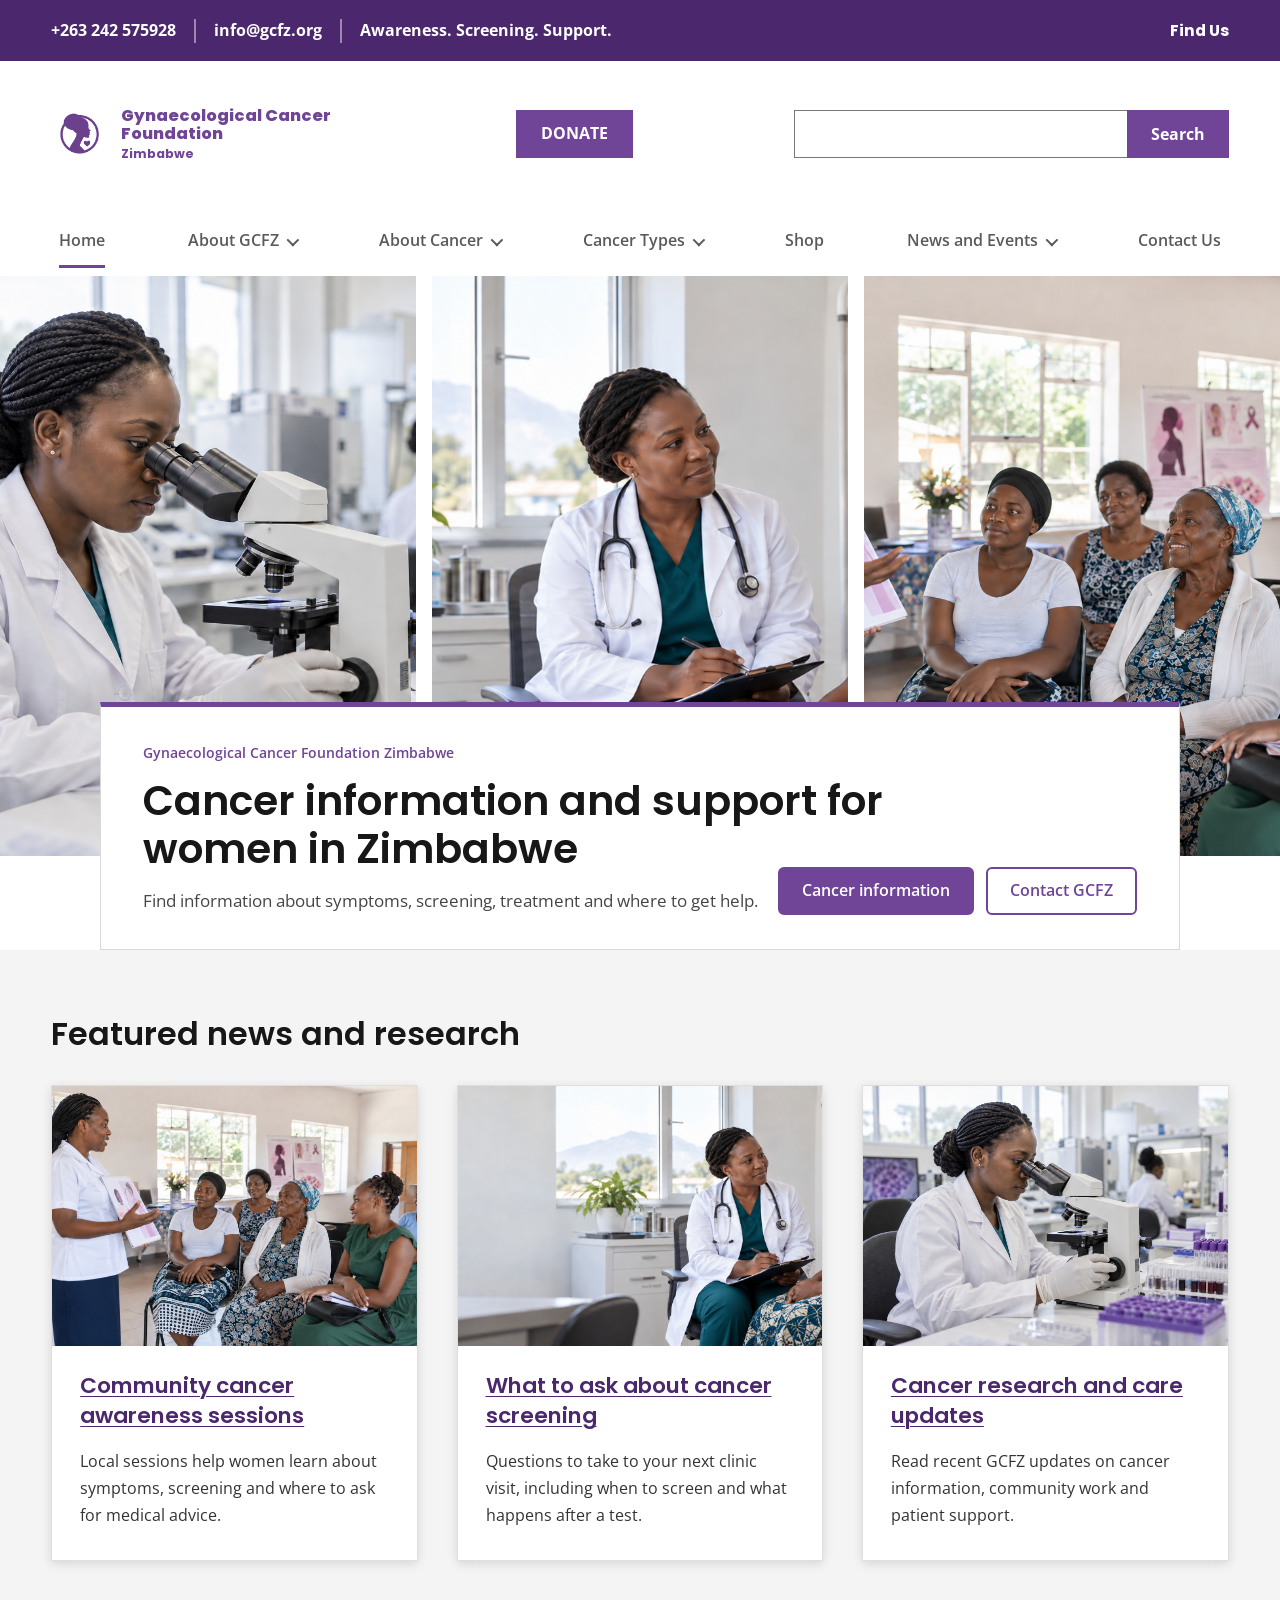
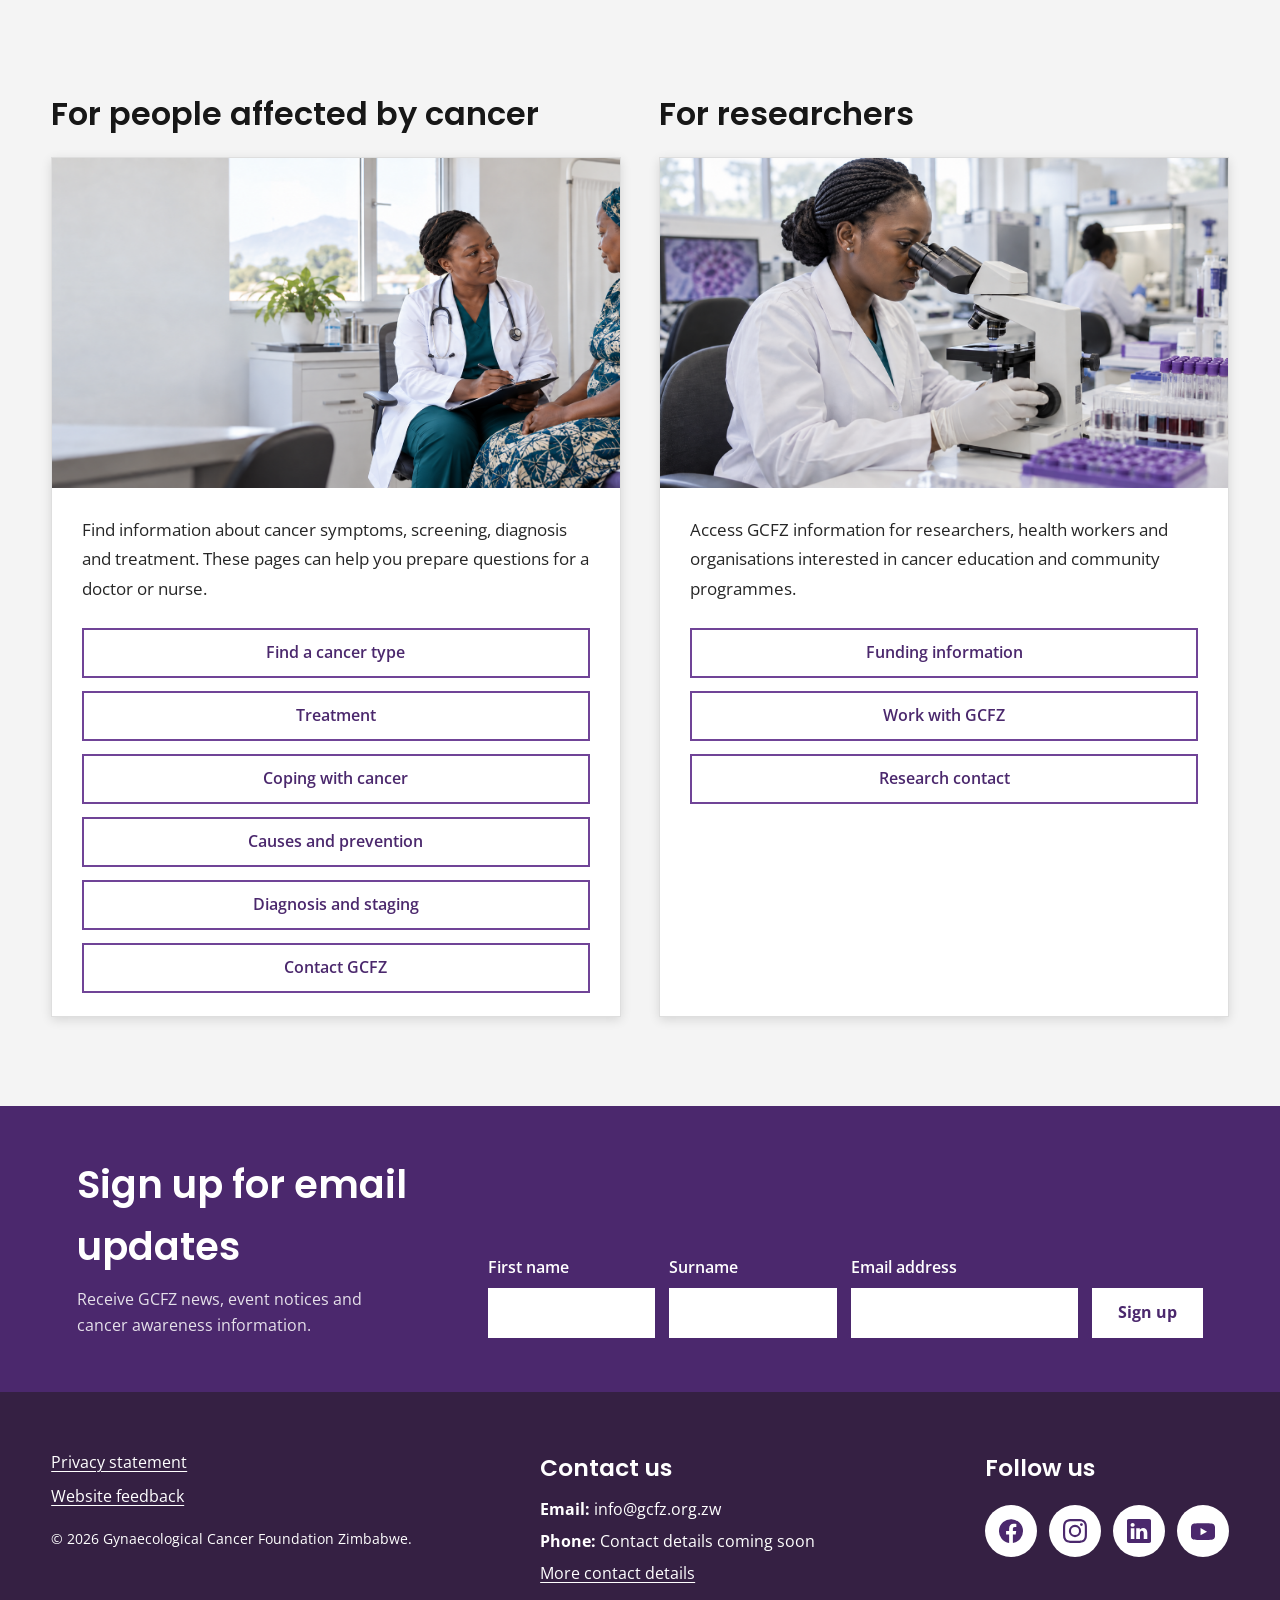
<file: index.html>
﻿<!DOCTYPE html>
<html lang="en">
<head>
  <meta charset="UTF-8">
  <meta name="viewport" content="width=device-width, initial-scale=1.0">
  <title>Gynaecological Cancer Foundation Zimbabwe</title>
  <link rel="preconnect" href="https://fonts.googleapis.com">
  <link rel="preconnect" href="https://fonts.gstatic.com" crossorigin>
  <link href="https://fonts.googleapis.com/css2?family=Open+Sans:wght@400;500;600;700&family=Poppins:wght@500;600;700;800&display=swap" rel="stylesheet">
  <link rel="stylesheet" href="styles.css?v=20260918-28">
</head>
<body class="home-page">
  <header class="site-header home-header">
    <div class="brand-row">
      <a class="brand" href="index.html" aria-label="Gynaecological Cancer Foundation Zimbabwe home">
        <img src="Logo Icon PNG.png" alt="GCFZ logo">
        <span class="brand-text"><strong>Gynaecological Cancer Foundation</strong><small>Zimbabwe</small></span>
      </a>
      <a class="header-donate" href="contact.html">Donate</a>
      <form class="site-search" role="search">
        <label class="sr-only" for="site-search">Search this website</label>
        <input id="site-search" type="search" name="search">
        <button type="submit">Search</button>
      </form>
      <input class="nav-toggle" type="checkbox" id="nav-toggle" aria-label="Toggle navigation">
      <label class="menu-button" for="nav-toggle"><span></span><span></span><span></span></label>
    </div>
    <nav class="navbar" aria-label="Primary navigation">
      <ul class="nav-links">
        <li><a class="active" href="index.html">Home</a></li>
        <li class="dropdown">
          <a href="about-gcfz.html">About GCFZ</a>
          <ul class="dropdown-menu">
            <li><a href="about-gcfz.html#mission">Mission &amp; Vision</a></li>
            <li><a href="leadership.html">Senior Leadership</a></li>
            <li><a href="information.html?topic=organisation">GCFZ Organisation</a></li>
            <li><a href="information.html?topic=governance">Governance &amp; Funding</a></li>
            <li><a href="information.html?topic=careers">Careers</a></li>
          </ul>
        </li>
        <li class="dropdown">
          <a href="about-cancer.html">About Cancer</a>
          <ul class="dropdown-menu">
            <li><a href="information.html?topic=understanding-cancer">Understanding Cancer</a></li>
            <li><a href="information.html?topic=causes-prevention">Causes &amp; Prevention</a></li>
            <li><a href="information.html?topic=screening">Screening</a></li>
            <li><a href="information.html?topic=diagnosis-staging">Diagnosis &amp; Staging</a></li>
            <li><a href="information.html?topic=treatment">Treatment</a></li>
            <li><a href="information.html?topic=coping">Coping</a></li>
            <li><a href="information.html?topic=managing-care">Managing Cancer Care</a></li>
          </ul>
        </li>
        <li class="dropdown">
          <a href="cancer-types.html">Cancer Types</a>
          <div class="dropdown-menu cancer-types-menu">
            <section class="cancer-menu-section">
              <h3 class="cancer-menu-heading">Gynaecological Cancers</h3>
              <ul>
                <li><a href="information.html?topic=cervical-cancer">Cervical Cancer</a></li>
                <li><a href="information.html?topic=ovarian-cancer">Ovarian Cancer</a></li>
                <li><a href="information.html?topic=uterine-cancer">Uterine (Endometrial) Cancer</a></li>
                <li><a href="information.html?topic=vaginal-cancer">Vaginal Cancer</a></li>
                <li><a href="information.html?topic=vulvar-cancer">Vulvar Cancer</a></li>
              </ul>
            </section>
            <section class="cancer-menu-section">
              <h3 class="cancer-menu-heading">Common Cancers</h3>
              <ul>
                <li><a href="information.html?topic=bladder-cancer">Bladder Cancer</a></li>
                <li><a href="information.html?topic=breast-cancer">Breast Cancer</a></li>
                <li><a href="information.html?topic=colorectal-cancer">Colorectal Cancer</a></li>
                <li><a href="information.html?topic=kidney-cancer">Kidney Cancer</a></li>
                <li><a href="information.html?topic=lung-cancer">Lung Cancer</a></li>
                <li><a href="information.html?topic=lymphoma">Lymphoma</a></li>
                <li><a href="information.html?topic=pancreatic-cancer">Pancreatic Cancer</a></li>
                <li><a href="information.html?topic=prostate-cancer">Prostate Cancer</a></li>
                <li><a href="information.html?topic=skin-cancer">Skin Cancer</a></li>
                <li><a href="information.html?topic=uterine-cancer">Uterine Cancer</a></li>
              </ul>
            </section>
            <section class="cancer-menu-section">
              <a class="cancer-menu-heading cancer-menu-heading-link" href="cancer-types.html#cancer-az">A-Z List of Cancer</a>
            </section>
          </div>
        </li>
        <li><a href="shop.html">Shop</a></li>
        <li class="dropdown">
          <a href="news-events.html">News and Events</a>
          <ul class="dropdown-menu">
            <li><a href="news-events.html#news">All News Releases</a></li>
            <li><a href="news-events.html#events">Events</a></li>
            <li><a href="information.html?topic=cancer-blog">Cancer Awareness Blog</a></li>
          </ul>
        </li>
        <li><a class="nav-cta" href="contact.html">Contact Us</a></li>
      </ul>
    </nav>
  </header>

  <main>
    <section class="home-visual" id="home" aria-label="Cancer research, care and community awareness">
      <img src="assets/images/laboratory-research-v2.png" alt="A medical scientist working in a cancer research laboratory">
      <img src="assets/images/hero-consultation-v2.png" alt="A doctor speaking with a woman during a clinic consultation">
      <img src="assets/images/community-awareness-v2.png" alt="Women taking part in a community cancer awareness session">
      <div class="home-message">
        <p class="eyebrow">Gynaecological Cancer Foundation Zimbabwe</p>
        <h1>Cancer information and support for women in Zimbabwe</h1>
        <p>Find information about symptoms, screening, treatment and where to get help.</p>
        <div class="hero-actions"><a class="button primary" href="about-cancer.html">Cancer information</a><a class="button secondary" href="contact.html">Contact GCFZ</a></div>
      </div>
    </section>

    <section class="home-featured" aria-labelledby="featured-title">
      <h2 id="featured-title">Featured news and research</h2>
      <div class="featured-grid">
        <article class="featured-card">
          <img src="assets/images/community-awareness-v2.png" alt="Women attending a community cancer awareness session">
          <div>
            <h3><a href="news-events.html#events">Community cancer awareness sessions</a></h3>
            <p>Local sessions help women learn about symptoms, screening and where to ask for medical advice.</p>
          </div>
        </article>
        <article class="featured-card">
          <img src="assets/images/hero-consultation-v2.png" alt="A patient speaking with a doctor during a clinic visit">
          <div>
            <h3><a href="information.html?topic=screening">What to ask about cancer screening</a></h3>
            <p>Questions to take to your next clinic visit, including when to screen and what happens after a test.</p>
          </div>
        </article>
        <article class="featured-card">
          <img src="assets/images/laboratory-research-v2.png" alt="A scientist working in a medical laboratory">
          <div>
            <h3><a href="news-events.html#news">Cancer research and care updates</a></h3>
            <p>Read recent GCFZ updates on cancer information, community work and patient support.</p>
          </div>
        </article>
      </div>
    </section>

    <section class="audience-section" aria-label="Cancer information by audience">
      <article class="audience-panel">
        <h2>For people affected by cancer</h2>
        <div class="audience-card">
          <img src="assets/images/hero-consultation-v2.png" alt="A woman speaking with a doctor at a clinic">
          <div class="audience-content">
            <p>Find information about cancer symptoms, screening, diagnosis and treatment. These pages can help you prepare questions for a doctor or nurse.</p>
            <div class="audience-links">
              <a href="cancer-types.html">Find a cancer type</a>
              <a href="information.html?topic=treatment">Treatment</a>
              <a href="information.html?topic=coping">Coping with cancer</a>
              <a href="information.html?topic=causes-prevention">Causes and prevention</a>
              <a href="information.html?topic=diagnosis-staging">Diagnosis and staging</a>
              <a href="contact.html">Contact GCFZ</a>
            </div>
          </div>
        </div>
      </article>

      <article class="audience-panel">
        <h2>For researchers</h2>
        <div class="audience-card">
          <img src="assets/images/laboratory-research-v2.png" alt="A scientist working with a microscope in a laboratory">
          <div class="audience-content">
            <p>Access GCFZ information for researchers, health workers and organisations interested in cancer education and community programmes.</p>
            <div class="audience-links">
              <a href="information.html?topic=governance">Funding information</a>
              <a href="information.html?topic=organisation">Work with GCFZ</a>
              <a href="contact.html">Research contact</a>
            </div>
          </div>
        </div>
      </article>
    </section>

    <section class="featured-story">
      <img src="assets/images/community-awareness.png" alt="Women taking part in a community cancer awareness session">
      <div>
        <p class="section-label">For women and communities</p>
        <h2>Trusted information, shared where it matters.</h2>
        <p>GCFZ brings cancer education closer to women and families through community conversations, practical resources and connections to care.</p>
        <a class="text-link" href="shop.html">Shop awareness apparel</a>
      </div>
    </section>

    <section class="intro-grid" aria-label="GCFZ focus areas">
      <article>
        <span>01</span>
        <h2>Awareness</h2>
        <p>Community education that helps women understand symptoms, risk factors and when to seek medical advice.</p>
      </article>
      <article>
        <span>02</span>
        <h2>Screening</h2>
        <p>Encouraging regular checks and timely referrals so cancer can be found earlier and treated sooner.</p>
      </article>
      <article>
        <span>03</span>
        <h2>Support</h2>
        <p>Guidance for patients, families and caregivers navigating diagnosis, treatment and recovery.</p>
      </article>
    </section>

    <section class="split-section" id="about-gcfz">
      <div>
        <p class="section-label">About GCFZ</p>
        <h2>Dedicated to improving outcomes for women in Zimbabwe.</h2>
      </div>
      <div>
        <p>
          The Gynaecological Cancer Foundation Zimbabwe exists to raise awareness, promote
          education and connect communities to information that supports prevention, early
          diagnosis and compassionate care.
        </p>
        <div class="mission-card" id="mission">
          <h3>Mission &amp; Vision</h3>
          <p>
            To build a Zimbabwe where women and families can access reliable cancer information,
            screening guidance and practical support without fear or stigma.
          </p>
        </div>
      </div>
    </section>

    <section class="content-section purple-band" id="about-cancer">
      <div class="section-heading">
        <p class="section-label light">About Cancer</p>
        <h2>Knowledge helps people act sooner.</h2>
        <p>
          Clear information on cancer, prevention, screening, diagnosis and treatment can help
          patients and caregivers make informed decisions with health professionals.
        </p>
      </div>
      <div class="link-grid">
        <a href="information.html?topic=understanding-cancer">Understanding Cancer</a>
        <a href="information.html?topic=causes-prevention">Causes &amp; Prevention</a>
        <a href="information.html?topic=screening">Screening</a>
        <a href="information.html?topic=diagnosis-staging">Diagnosis &amp; Staging</a>
        <a href="information.html?topic=treatment">Treatment</a>
        <a href="information.html?topic=coping">Coping</a>
      </div>
    </section>

    <section class="content-section" id="cancer-types">
      <div class="section-heading">
        <p class="section-label">Cancer Types</p>
        <h2>Learn about cancers that affect women and families.</h2>
      </div>
      <div class="type-list">
        <a href="information.html?topic=breast-cancer">Breast Cancer</a>
        <a href="information.html?topic=uterine-cancer">Uterine Cancer</a>
        <a href="information.html?topic=colorectal-cancer">Colorectal Cancer</a>
        <a href="information.html?topic=skin-cancer">Skin Cancer</a>
        <a href="cancer-types.html">Common Cancer Types</a>
        <a href="cancer-types.html">All Cancer Types</a>
      </div>
    </section>

    <section class="split-section" id="shop">
      <div>
        <p class="section-label">Shop</p>
        <h2>Wear your support for cancer awareness.</h2>
      </div>
      <div class="resource-list">
        <article>
          <h3>Awareness T-shirts</h3>
          <p>Comfortable everyday shirts featuring the purple awareness ribbon.</p>
        </article>
        <article>
          <h3>Caps and tote bags</h3>
          <p>Practical accessories for awareness events and everyday use.</p>
        </article>
        <article>
          <h3>Support GCFZ</h3>
          <p>Every purchase supports cancer awareness, screening and patient-support activities.</p>
          <a class="text-link" href="shop.html">Visit the shop</a>
        </article>
      </div>
    </section>

    <section class="content-section news-section" id="news-events">
      <div class="section-heading">
        <p class="section-label">News and Events</p>
        <h2>Updates, campaigns and learning opportunities.</h2>
      </div>
      <div class="news-grid">
        <article>
          <time datetime="2026-09-16">September 2026</time>
          <h3>Community Awareness Drive</h3>
          <p>GCFZ outreach activities focused on early warning signs and where to seek help.</p>
        </article>
        <article>
          <time datetime="2026-10-01">October 2026</time>
          <h3>Screening Education Week</h3>
          <p>Information sessions supporting women to ask informed questions about screening.</p>
        </article>
        <article>
          <time datetime="2026-11-01">November 2026</time>
          <h3>Caregiver Conversations</h3>
          <p>A support-focused event for families walking alongside loved ones with cancer.</p>
        </article>
      </div>
    </section>

    <section class="contact-section" id="contact">
      <div>
        <p class="section-label light">Contact Us</p>
        <h2>Reach out to GCFZ.</h2>
        <p>
          For awareness programmes, partnerships, patient guidance or community events, contact
          the Gynaecological Cancer Foundation Zimbabwe team.
        </p>
      </div>
      <form class="contact-form">
        <label>
          Name
          <input type="text" name="name" placeholder="Your name">
        </label>
        <label>
          Email
          <input type="email" name="email" placeholder="you@example.com">
        </label>
        <label>
          Message
          <textarea name="message" rows="5" placeholder="How can we help?"></textarea>
        </label>
        <button type="submit">Send Message</button>
      </form>
    </section>
  </main>

  <footer class="home-footer">
    <div class="footer-signup">
      <div class="signup-heading">
        <h2>Sign up for email updates</h2>
        <p>Receive GCFZ news, event notices and cancer awareness information.</p>
      </div>
      <form class="signup-form">
        <label>First name<input type="text" name="first_name" autocomplete="given-name" required></label>
        <label>Surname<input type="text" name="surname" autocomplete="family-name" required></label>
        <label>Email address<input type="email" name="email" autocomplete="email" required></label>
        <button type="submit">Sign up</button>
      </form>
    </div>
    <div class="footer-bottom">
      <div class="footer-policies">
        <a href="information.html?topic=governance">Privacy statement</a>
        <a href="contact.html">Website feedback</a>
        <p>&copy; 2026 Gynaecological Cancer Foundation Zimbabwe.</p>
      </div>
      <div class="footer-contact">
        <h2>Contact us</h2>
        <p><strong>Email:</strong> info@gcfz.org.zw</p>
        <p><strong>Phone:</strong> Contact details coming soon</p>
        <a href="contact.html">More contact details</a>
      </div>
      <div class="footer-social">
        <h2>Follow us</h2>
        <div class="social-links">
          <a href="#" aria-label="Facebook">
            <svg viewBox="0 0 16 16" aria-hidden="true"><path d="M16 8.05A8 8 0 1 0 6.75 16v-5.62H4.72V8.05h2.03V6.27c0-2.02 1.2-3.13 3.02-3.13.87 0 1.78.16 1.78.16v1.96h-1c-.99 0-1.3.62-1.3 1.25v1.54h2.22l-.36 2.33H9.25V16A8 8 0 0 0 16 8.05Z"/></svg>
          </a>
          <a href="#" aria-label="Instagram">
            <svg viewBox="0 0 16 16" aria-hidden="true"><path d="M8 0C5.83 0 5.56.01 4.71.05 3.86.09 3.28.22 2.77.42a3.9 3.9 0 0 0-1.42.92A3.9 3.9 0 0 0 .42 2.77C.22 3.28.09 3.86.05 4.71.01 5.56 0 5.83 0 8s.01 2.44.05 3.29c.04.85.17 1.43.37 1.94.21.53.49.98.92 1.42.44.43.89.71 1.42.92.51.2 1.09.33 1.94.37.85.04 1.12.05 3.29.05s2.44-.01 3.29-.05c.85-.04 1.43-.17 1.94-.37a3.9 3.9 0 0 0 1.42-.92c.43-.44.71-.89.92-1.42.2-.51.33-1.09.37-1.94.04-.85.05-1.12.05-3.29s-.01-2.44-.05-3.29c-.04-.85-.17-1.43-.37-1.94a3.9 3.9 0 0 0-.92-1.42A3.9 3.9 0 0 0 13.23.42c-.51-.2-1.09-.33-1.94-.37C10.44.01 10.17 0 8 0Zm0 1.44c2.13 0 2.38.01 3.22.05.78.04 1.2.17 1.48.28.37.14.64.32.92.6.28.28.46.55.6.92.11.28.24.7.28 1.48.04.84.05 1.09.05 3.22s-.01 2.38-.05 3.22c-.04.78-.17 1.2-.28 1.48-.14.37-.32.64-.6.92-.28.28-.55.46-.92.6-.28.11-.7.24-1.48.28-.84.04-1.09.05-3.22.05s-2.38-.01-3.22-.05c-.78-.04-1.2-.17-1.48-.28a2.46 2.46 0 0 1-.92-.6 2.46 2.46 0 0 1-.6-.92c-.11-.28-.24-.7-.28-1.48C1.45 10.38 1.44 10.13 1.44 8s.01-2.38.05-3.22c.04-.78.17-1.2.28-1.48.14-.37.32-.64.6-.92.28-.28.55-.46.92-.6.28-.11.7-.24 1.48-.28C5.62 1.45 5.87 1.44 8 1.44Zm0 2.45a4.11 4.11 0 1 0 0 8.22 4.11 4.11 0 0 0 0-8.22Zm0 6.78a2.67 2.67 0 1 1 0-5.34 2.67 2.67 0 0 1 0 5.34Zm5.23-6.94a.96.96 0 1 1-1.92 0 .96.96 0 0 1 1.92 0Z"/></svg>
          </a>
          <a href="#" aria-label="LinkedIn">
            <svg viewBox="0 0 16 16" aria-hidden="true"><path d="M0 1.15C0 .51.53 0 1.18 0h13.64C15.47 0 16 .51 16 1.15v13.7c0 .64-.53 1.15-1.18 1.15H1.18C.53 16 0 15.49 0 14.85V1.15Zm4.94 12.24V6.17H2.54v7.22h2.4ZM3.74 5.18c.84 0 1.36-.56 1.36-1.25-.02-.71-.52-1.25-1.34-1.25-.82 0-1.36.54-1.36 1.25 0 .69.52 1.25 1.31 1.25h.03Zm4.91 8.21V9.36c0-.22.02-.43.08-.59.17-.43.56-.88 1.21-.88.86 0 1.2.65 1.2 1.61v3.89h2.4V9.22c0-2.24-1.2-3.28-2.8-3.28-1.29 0-1.87.71-2.19 1.21v.03h-.02l.02-.03v-.98h-2.4c.03.65 0 7.22 0 7.22h2.4Z"/></svg>
          </a>
          <a href="#" aria-label="YouTube">
            <svg viewBox="0 0 16 16" aria-hidden="true"><path d="M15.84 4.59a2 2 0 0 0-1.4-1.42C13.2 2.83 8 2.83 8 2.83s-5.2 0-6.44.34A2 2 0 0 0 .16 4.59C-.17 5.84-.17 8.45-.17 8.45s0 2.61.33 3.86a2 2 0 0 0 1.4 1.42c1.24.34 6.44.34 6.44.34s5.2 0 6.44-.34a2 2 0 0 0 1.4-1.42c.33-1.25.33-3.86.33-3.86s0-2.61-.33-3.86ZM6.36 10.82V6.08l4.35 2.37-4.35 2.37Z"/></svg>
          </a>
        </div>
      </div>
    </div>
  </footer>
  <script src="navigation.js?v=20260918-9"></script>
</body>
</html>
</file>
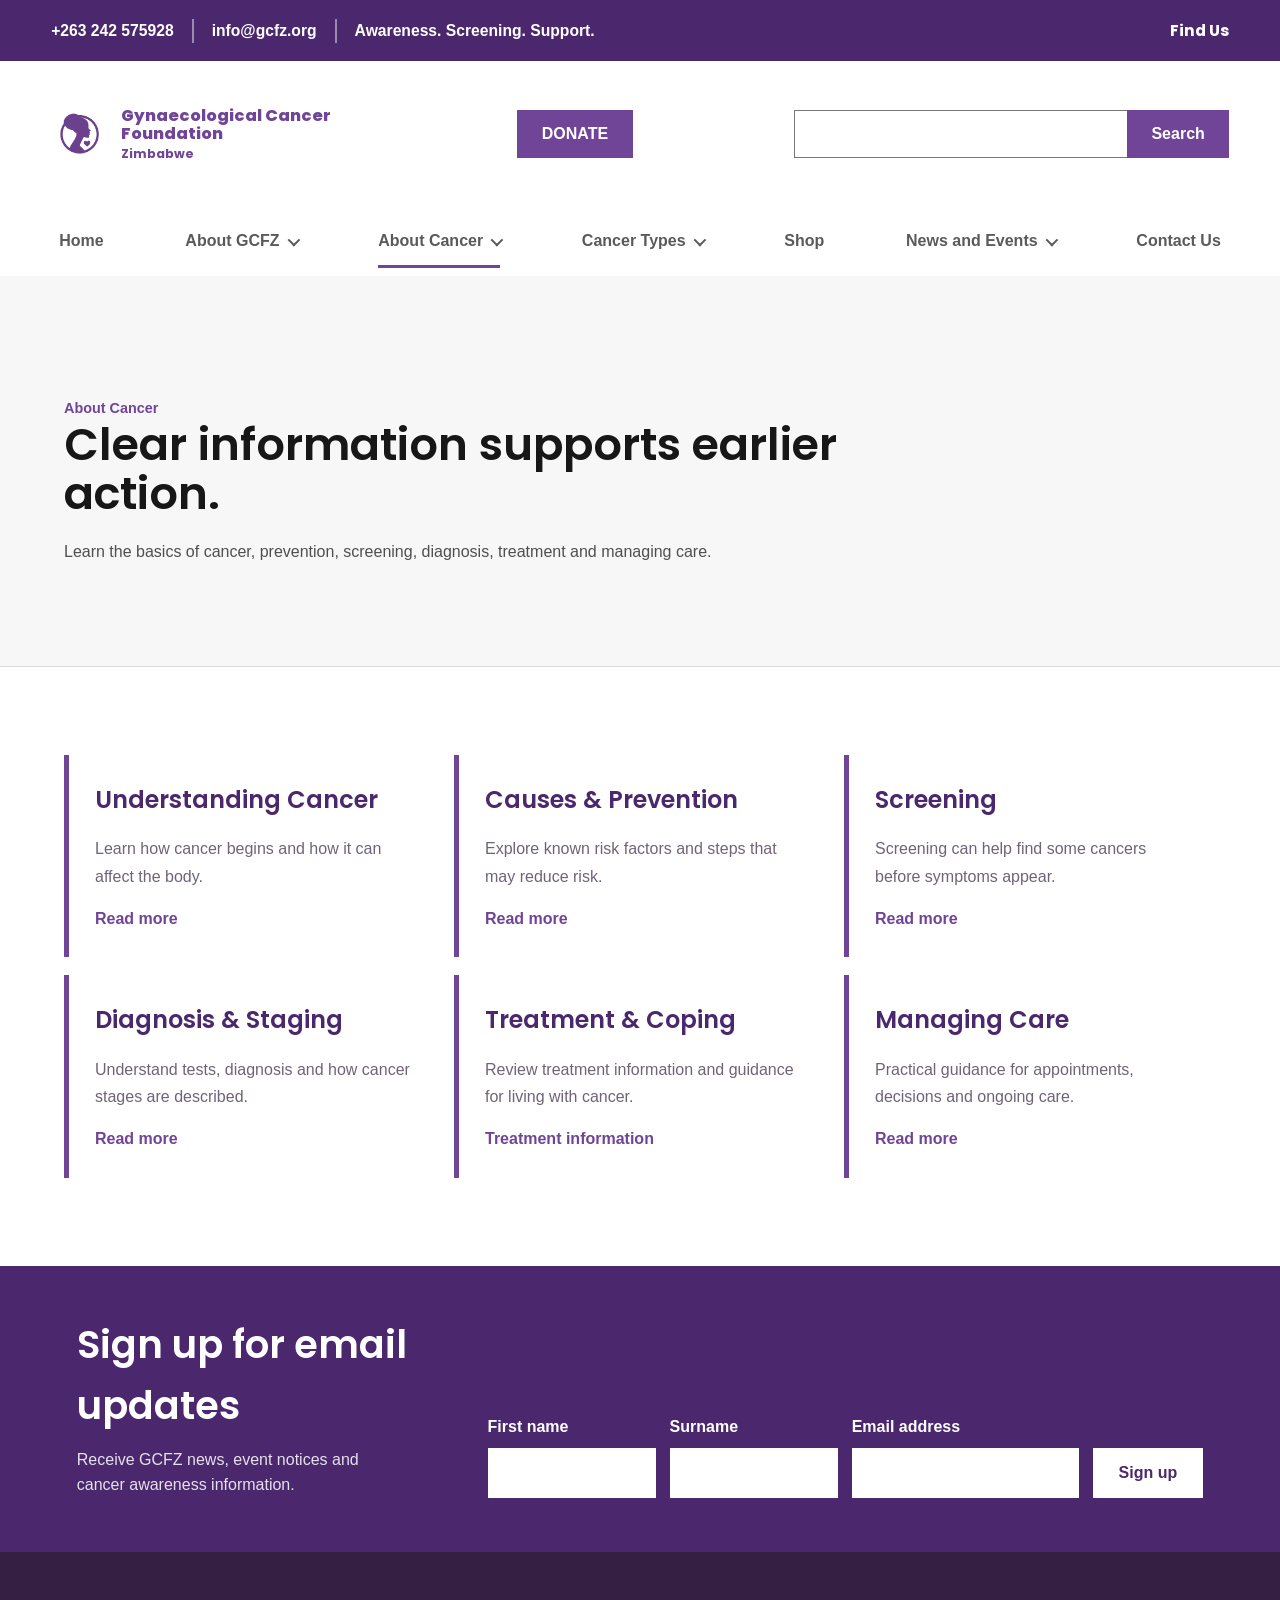
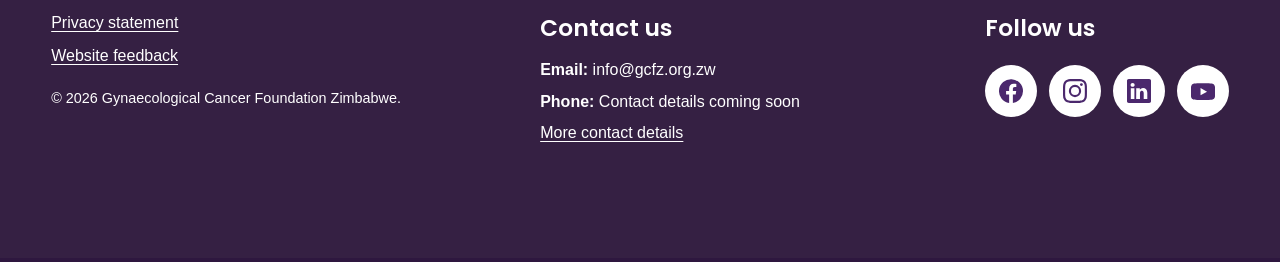
<file: about-cancer.html>
﻿<!DOCTYPE html><html lang="en"><head><meta charset="UTF-8"><meta name="viewport" content="width=device-width,initial-scale=1"><title>About Cancer | GCFZ</title><link rel="preconnect" href="https://fonts.googleapis.com"><link rel="preconnect" href="https://fonts.gstatic.com" crossorigin><link href="https://fonts.googleapis.com/css2?family=Poppins:wght@400;500;600;700;800&display=swap" rel="stylesheet"><link rel="stylesheet" href="styles.css?v=20260918-28"></head>
<body><header class="site-header"><div class="top-strip"><span>Awareness. Screening. Support.</span><a href="contact.html">Contact GCFZ</a></div><nav class="navbar"><a class="brand" href="index.html"><img src="Logo Icon PNG.png" alt="GCFZ logo"><span class="brand-text"><strong>Gynaecological Cancer Foundation</strong><small>Zimbabwe</small></span></a><input class="nav-toggle" type="checkbox" id="nav-toggle"><label class="menu-button" for="nav-toggle"><span></span><span></span><span></span></label><ul class="nav-links"><li><a href="index.html">Home</a></li><li><a href="about-gcfz.html">About GCFZ</a></li><li><a class="active" href="about-cancer.html">About Cancer</a></li><li><a href="cancer-types.html">Cancer Types</a></li><li><a href="shop.html">Shop</a></li><li><a href="news-events.html">News and Events</a></li><li><a class="nav-cta" href="contact.html">Contact Us</a></li></ul></nav></header>
<main><section class="page-hero"><p class="section-label light">About Cancer</p><h1>Clear information supports earlier action.</h1><p>Learn the basics of cancer, prevention, screening, diagnosis, treatment and managing care.</p></section><section class="page-content"><div class="info-grid"><article class="info-card"><h2>Understanding Cancer</h2><p>Learn how cancer begins and how it can affect the body.</p><a href="information.html?topic=understanding-cancer">Read more</a></article><article class="info-card"><h2>Causes &amp; Prevention</h2><p>Explore known risk factors and steps that may reduce risk.</p><a href="information.html?topic=causes-prevention">Read more</a></article><article class="info-card"><h2>Screening</h2><p>Screening can help find some cancers before symptoms appear.</p><a href="information.html?topic=screening">Read more</a></article><article class="info-card"><h2>Diagnosis &amp; Staging</h2><p>Understand tests, diagnosis and how cancer stages are described.</p><a href="information.html?topic=diagnosis-staging">Read more</a></article><article class="info-card"><h2>Treatment &amp; Coping</h2><p>Review treatment information and guidance for living with cancer.</p><a href="information.html?topic=treatment">Treatment information</a></article><article class="info-card"><h2>Managing Care</h2><p>Practical guidance for appointments, decisions and ongoing care.</p><a href="information.html?topic=managing-care">Read more</a></article></div></section></main><footer class="site-footer"><a class="footer-brand" href="index.html"><img src="Logo Icon PNG.png" alt="GCFZ logo"><span>Gynaecological Cancer Foundation Zimbabwe</span></a><p>&copy; 2026 GCFZ.</p></footer><script src="navigation.js?v=20260918-9"></script></body></html>
</file>
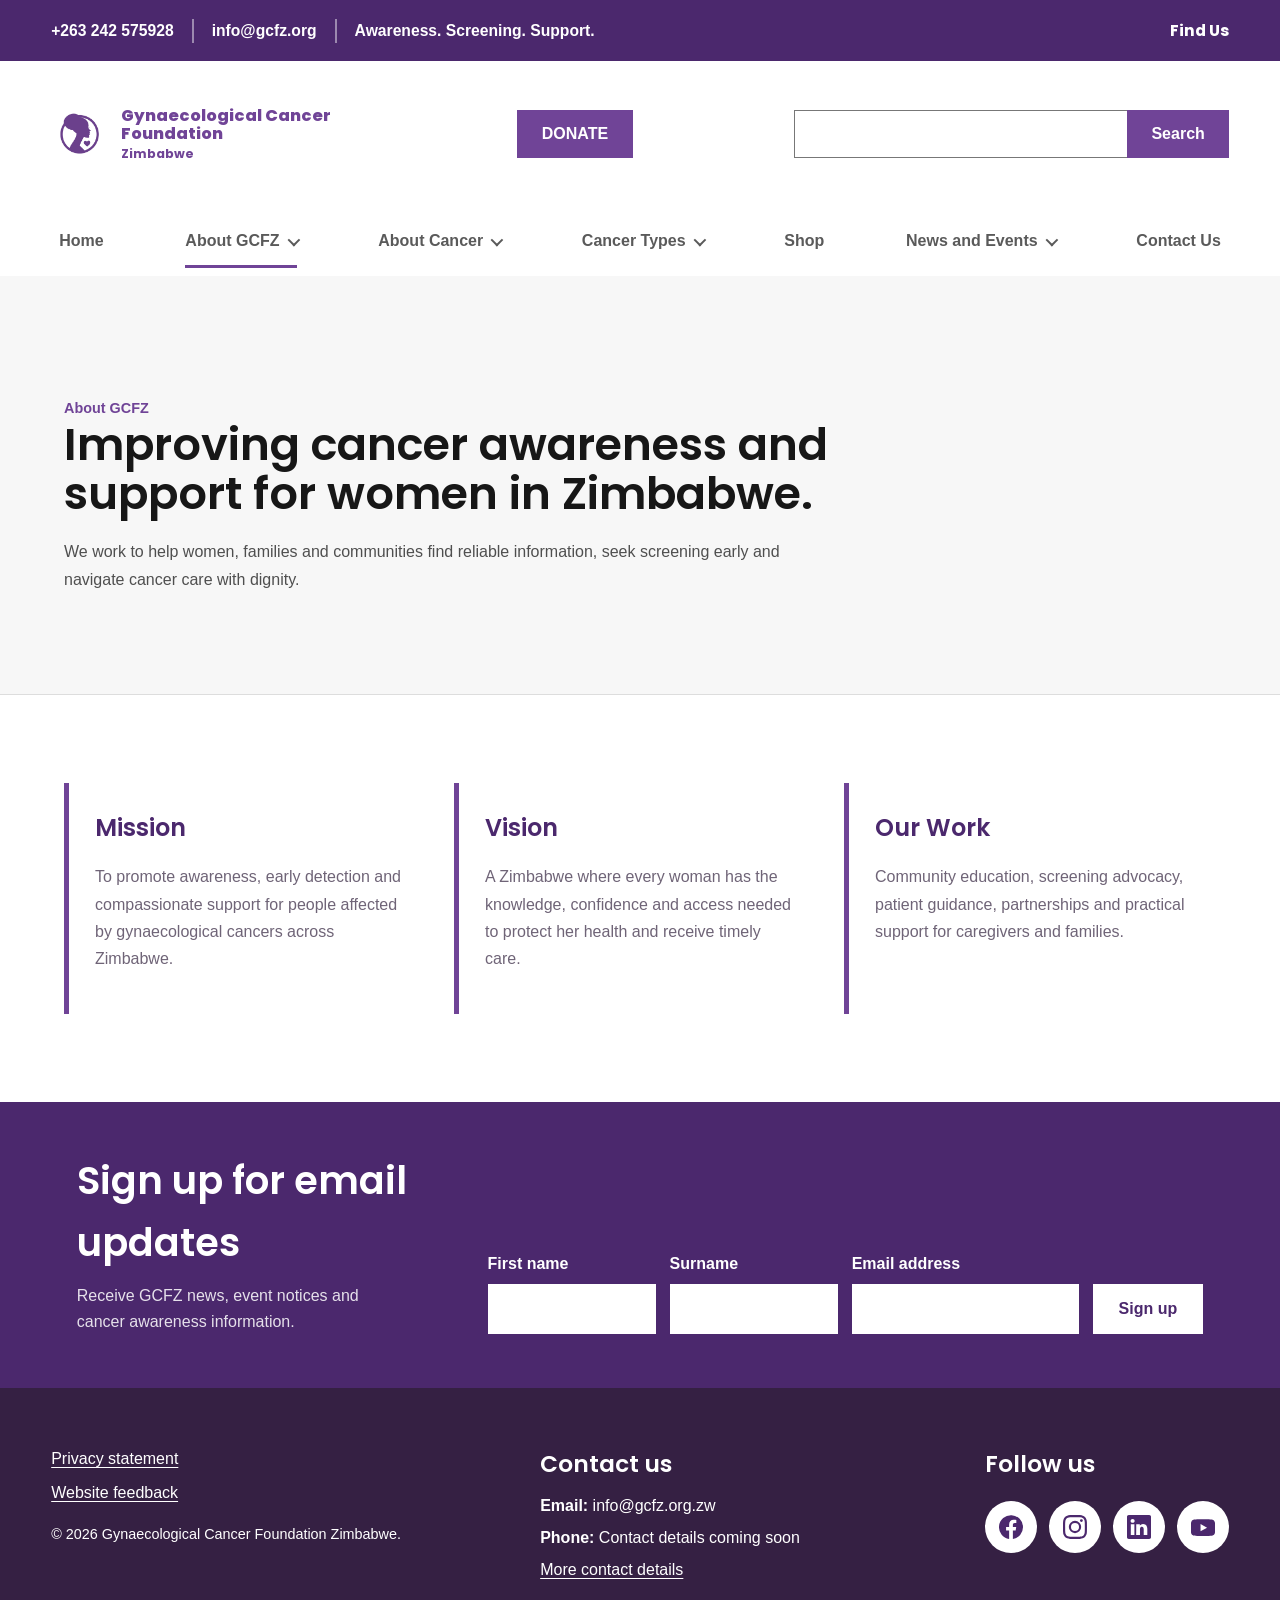
<file: about-gcfz.html>
﻿<!DOCTYPE html><html lang="en"><head><meta charset="UTF-8"><meta name="viewport" content="width=device-width,initial-scale=1"><title>About GCFZ | Gynaecological Cancer Foundation Zimbabwe</title><link rel="preconnect" href="https://fonts.googleapis.com"><link rel="preconnect" href="https://fonts.gstatic.com" crossorigin><link href="https://fonts.googleapis.com/css2?family=Poppins:wght@400;500;600;700;800&display=swap" rel="stylesheet"><link rel="stylesheet" href="styles.css?v=20260918-28"></head>
<body><header class="site-header"><div class="top-strip"><span>Awareness. Screening. Support.</span><a href="contact.html">Contact GCFZ</a></div><nav class="navbar"><a class="brand" href="index.html"><img src="Logo Icon PNG.png" alt="GCFZ logo"><span class="brand-text"><strong>Gynaecological Cancer Foundation</strong><small>Zimbabwe</small></span></a><input class="nav-toggle" type="checkbox" id="nav-toggle"><label class="menu-button" for="nav-toggle"><span></span><span></span><span></span></label><ul class="nav-links"><li><a href="index.html">Home</a></li><li><a class="active" href="about-gcfz.html">About GCFZ</a></li><li><a href="about-cancer.html">About Cancer</a></li><li><a href="cancer-types.html">Cancer Types</a></li><li><a href="shop.html">Shop</a></li><li><a href="news-events.html">News and Events</a></li><li><a class="nav-cta" href="contact.html">Contact Us</a></li></ul></nav></header>
<main><section class="page-hero"><p class="section-label light">About GCFZ</p><h1>Improving cancer awareness and support for women in Zimbabwe.</h1><p>We work to help women, families and communities find reliable information, seek screening early and navigate cancer care with dignity.</p></section><section class="page-content"><div class="info-grid"><article class="info-card" id="mission"><h2>Mission</h2><p>To promote awareness, early detection and compassionate support for people affected by gynaecological cancers across Zimbabwe.</p></article><article class="info-card"><h2>Vision</h2><p>A Zimbabwe where every woman has the knowledge, confidence and access needed to protect her health and receive timely care.</p></article><article class="info-card"><h2>Our Work</h2><p>Community education, screening advocacy, patient guidance, partnerships and practical support for caregivers and families.</p></article></div></section></main><footer class="site-footer"><a class="footer-brand" href="index.html"><img src="Logo Icon PNG.png" alt="GCFZ logo"><span>Gynaecological Cancer Foundation Zimbabwe</span></a><p>&copy; 2026 GCFZ.</p></footer><script src="navigation.js?v=20260918-9"></script></body></html>
</file>
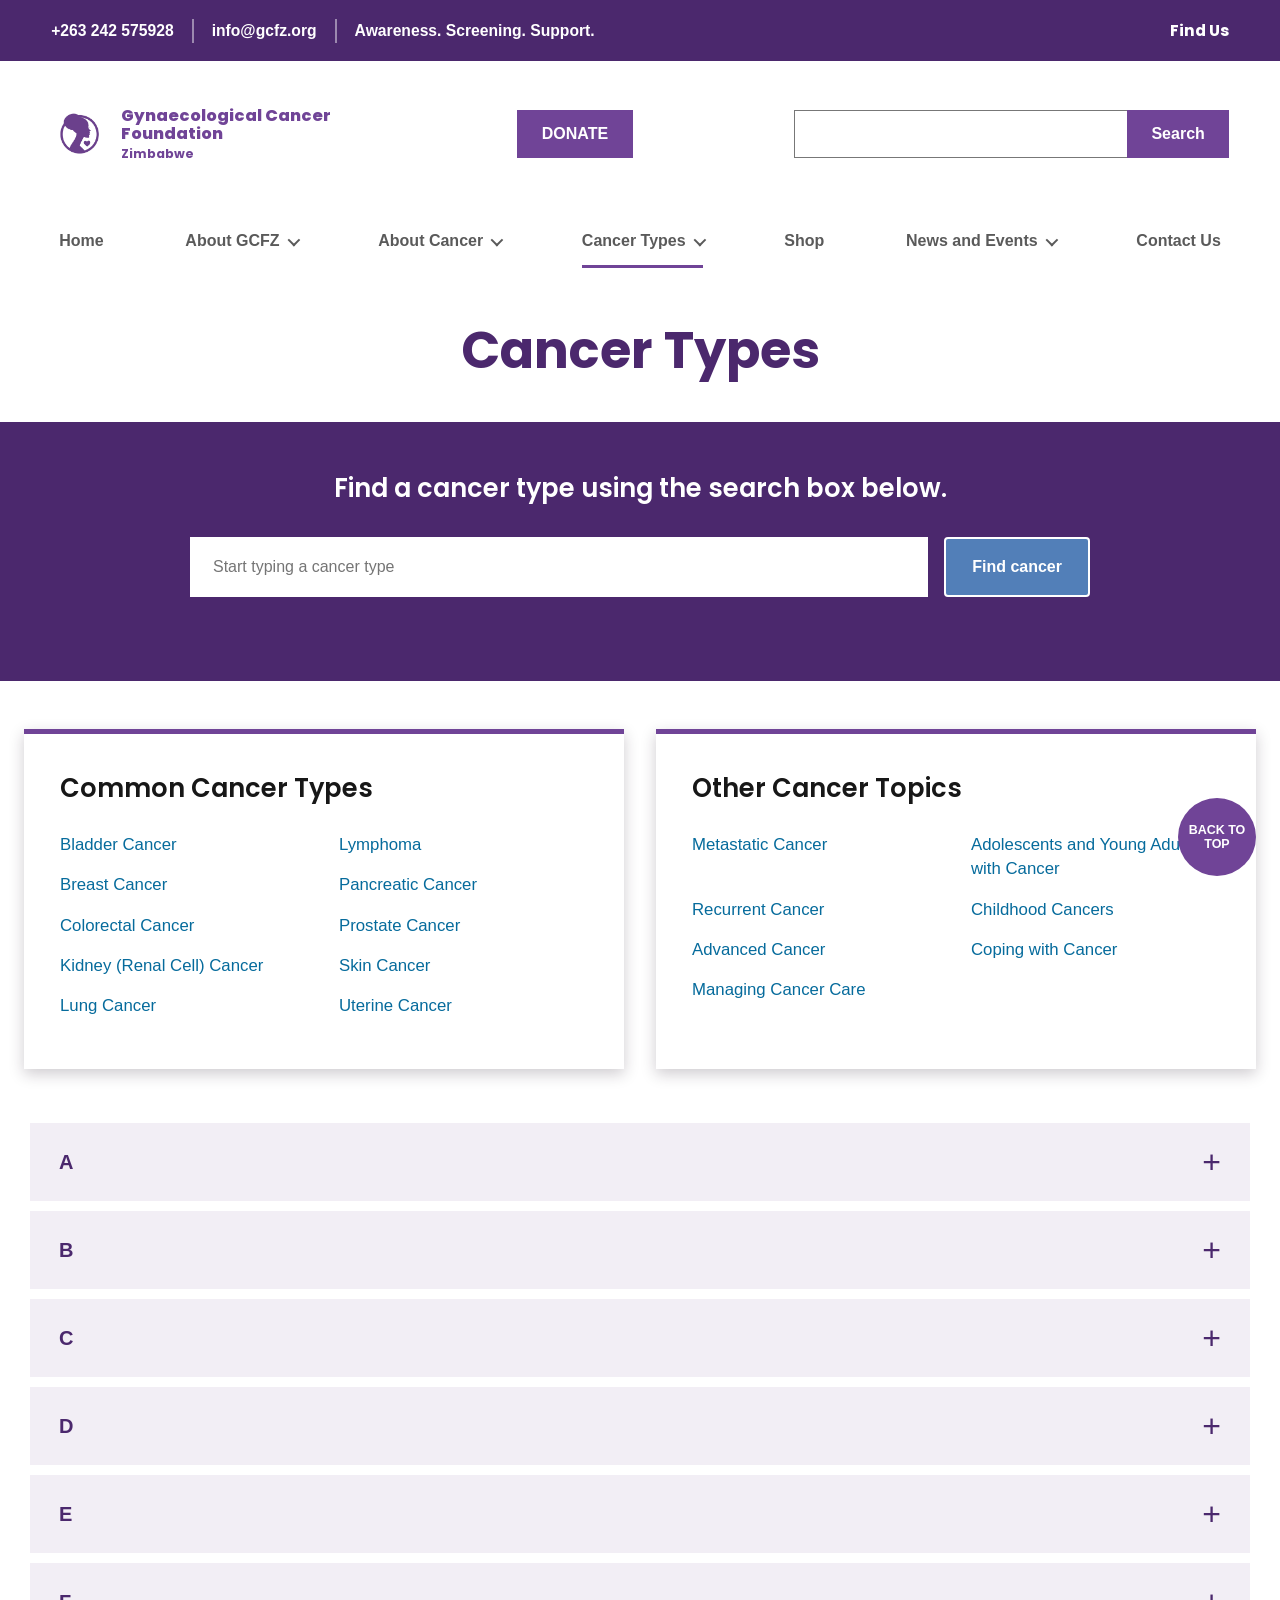
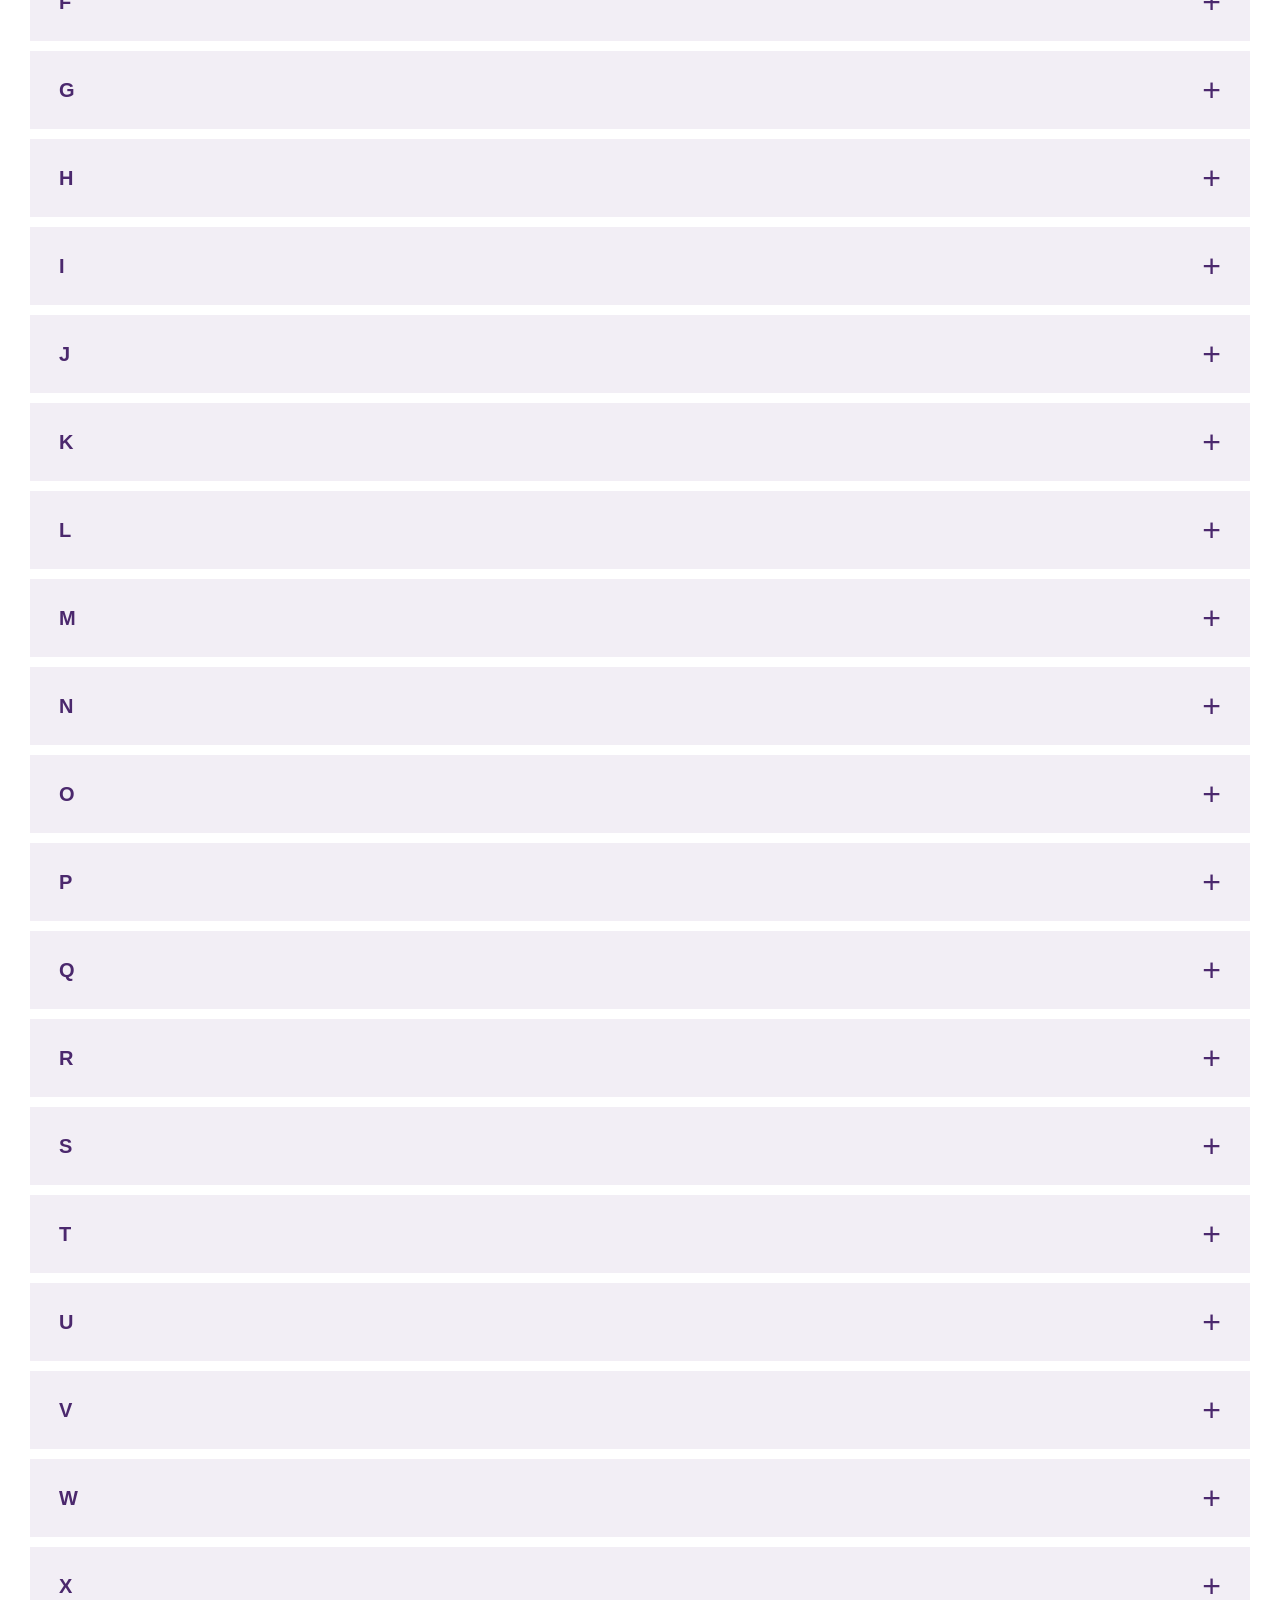
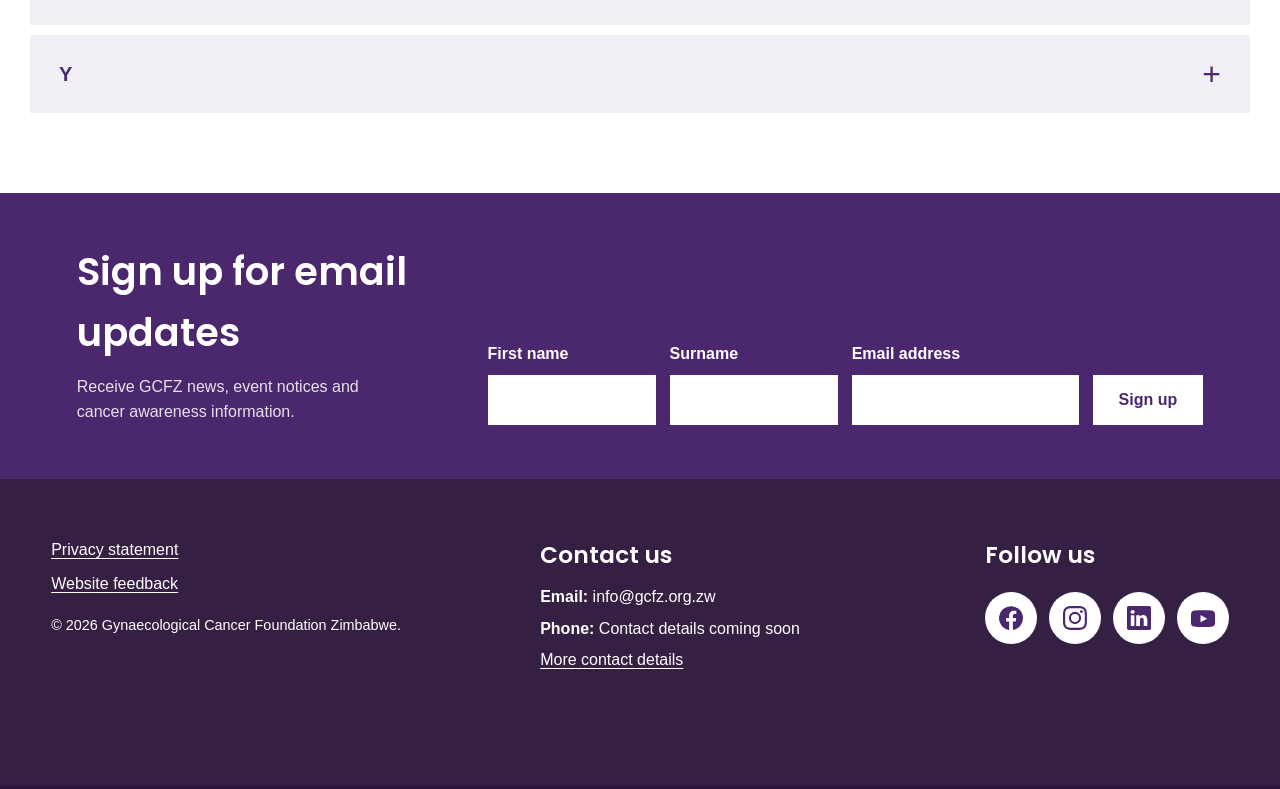
<file: cancer-types.html>
﻿<!DOCTYPE html>
<html lang="en">
<head>
  <meta charset="UTF-8"><meta name="viewport" content="width=device-width, initial-scale=1.0">
  <title>Cancer Types | GCFZ</title>
  <link rel="preconnect" href="https://fonts.googleapis.com"><link rel="preconnect" href="https://fonts.gstatic.com" crossorigin>
  <link href="https://fonts.googleapis.com/css2?family=Poppins:wght@400;500;600;700;800&display=swap" rel="stylesheet">
  <link rel="stylesheet" href="styles.css?v=20260918-28">
</head>
<body class="cancer-types-page">
  <header class="site-header">
    <div class="top-strip"><span>Awareness. Screening. Support.</span><a href="contact.html">Contact GCFZ</a></div>
    <nav class="navbar"><a class="brand" href="index.html"><img src="Logo Icon PNG.png" alt="GCFZ logo"><span class="brand-text"><strong>Gynaecological Cancer Foundation</strong><small>Zimbabwe</small></span></a><input class="nav-toggle" type="checkbox" id="nav-toggle"><label class="menu-button" for="nav-toggle"><span></span><span></span><span></span></label><ul class="nav-links"><li><a href="index.html">Home</a></li><li><a href="about-gcfz.html">About GCFZ</a></li><li><a href="about-cancer.html">About Cancer</a></li><li><a class="active" href="cancer-types.html">Cancer Types</a></li><li><a href="shop.html">Shop</a></li><li><a href="news-events.html">News and Events</a></li><li><a class="nav-cta" href="contact.html">Contact Us</a></li></ul></nav>
  </header>
  <main>
    <section class="cancer-title"><h1>Cancer Types</h1></section>
    <section class="cancer-finder" aria-labelledby="finder-title"><div class="cancer-finder-inner"><h2 id="finder-title">Find a cancer type using the search box below.</h2><form id="cancer-search-form" class="cancer-search" role="search"><label class="sr-only" for="cancer-search-input">Search cancer types</label><input id="cancer-search-input" type="search" list="cancer-options" autocomplete="off" placeholder="Start typing a cancer type"><datalist id="cancer-options"></datalist><button type="submit">Find cancer</button></form><p id="cancer-search-message" class="cancer-search-message" aria-live="polite"></p></div></section>
    <section class="cancer-directory">
      <div class="cancer-feature-grid">
        <article class="cancer-feature-panel"><h2>Common Cancer Types</h2><div class="feature-links"><a href="information.html?topic=bladder-cancer">Bladder Cancer</a><a href="information.html?topic=lymphoma">Lymphoma</a><a href="information.html?topic=breast-cancer">Breast Cancer</a><a href="information.html?topic=pancreatic-cancer">Pancreatic Cancer</a><a href="information.html?topic=colorectal-cancer">Colorectal Cancer</a><a href="information.html?topic=prostate-cancer">Prostate Cancer</a><a href="information.html?topic=kidney-cancer">Kidney (Renal Cell) Cancer</a><a href="information.html?topic=skin-cancer">Skin Cancer</a><a href="information.html?topic=lung-cancer">Lung Cancer</a><a href="information.html?topic=uterine-cancer">Uterine Cancer</a></div></article>
        <article class="cancer-feature-panel"><h2>Other Cancer Topics</h2><div class="feature-links"><a href="information.html?topic=metastatic-cancer">Metastatic Cancer</a><a href="information.html?topic=young-adults">Adolescents and Young Adults with Cancer</a><a href="information.html?topic=recurrent-cancer">Recurrent Cancer</a><a href="information.html?topic=childhood-cancers">Childhood Cancers</a><a href="information.html?topic=advanced-cancer">Advanced Cancer</a><a href="information.html?topic=coping">Coping with Cancer</a><a href="information.html?topic=managing-care">Managing Cancer Care</a></div></article>
      </div>
      <div class="cancer-az" id="cancer-az" aria-label="Cancer types A to Y">
        <details><summary>A</summary><div><span>Adrenocortical Carcinoma</span><span>Anal Cancer</span><span>Appendix Cancer</span></div></details>
        <details><summary>B</summary><div><span>Bile Duct Cancer</span><a href="information.html?topic=bladder-cancer">Bladder Cancer</a><span>Bone Cancer</span><span>Brain Tumors</span><a href="information.html?topic=breast-cancer">Breast Cancer</a></div></details>
        <details><summary>C</summary><div><span>Carcinoma of Unknown Primary</span><a href="information.html?topic=cervical-cancer">Cervical Cancer</a><span>Childhood Cancers</span><a href="information.html?topic=colorectal-cancer">Colon and Rectal Cancer</a></div></details>
        <details><summary>D</summary><div><span>Dermatofibrosarcoma Protuberans</span><span>Digestive System Cancers</span></div></details>
        <details><summary>E</summary><div><span>Esophageal Cancer</span><span>Eye Cancer</span></div></details>
        <details><summary>F</summary><div><span>Fallopian Tube Cancer</span></div></details>
        <details><summary>G</summary><div><span>Gallbladder Cancer</span><span>Gastrointestinal Stromal Tumor</span><span>Gestational Trophoblastic Disease</span></div></details>
        <details><summary>H</summary><div><span>Head and Neck Cancer</span><span>Hepatocellular (Liver) Cancer</span><span>Hodgkin Lymphoma</span></div></details>
        <details><summary>I</summary><div><span>Islet Cell Tumors</span></div></details>
        <details><summary>J</summary><div><span>Juvenile Xanthogranuloma</span></div></details>
        <details><summary>K</summary><div><span>Kaposi Sarcoma</span><a href="information.html?topic=kidney-cancer">Kidney (Renal Cell) Cancer</a></div></details>
        <details><summary>L</summary><div><span>Leukemia</span><span>Liver Cancer</span><a href="information.html?topic=lung-cancer">Lung Cancer</a><a href="information.html?topic=lymphoma">Lymphoma</a></div></details>
        <details><summary>M</summary><div><span>Melanoma</span><span>Mesothelioma</span><span>Multiple Myeloma</span></div></details>
        <details><summary>N</summary><div><span>Nasal Cavity and Paranasal Sinus Cancer</span><span>Neuroblastoma</span><span>Non-Hodgkin Lymphoma</span></div></details>
        <details><summary>O</summary><div><span>Oral Cancer</span><span>Oropharyngeal Cancer</span><span>Ovarian Cancer</span></div></details>
        <details><summary>P</summary><div><a href="information.html?topic=pancreatic-cancer">Pancreatic Cancer</a><span>Parathyroid Cancer</span><span>Penile Cancer</span><span>Pituitary Tumor</span><a href="information.html?topic=prostate-cancer">Prostate Cancer</a></div></details>
        <details><summary>Q</summary><div><span>Quality of Life and Cancer</span></div></details>
        <details><summary>R</summary><div><span>Rectal Cancer</span><span>Retinoblastoma</span><span>Rhabdomyosarcoma</span></div></details>
        <details><summary>S</summary><div><span>Salivary Gland Cancer</span><span>Sarcoma</span><a href="information.html?topic=skin-cancer">Skin Cancer</a><span>Small Intestine Cancer</span><span>Stomach Cancer</span></div></details>
        <details><summary>T</summary><div><span>Testicular Cancer</span><span>Throat Cancer</span><span>Thymoma</span><span>Thyroid Cancer</span></div></details>
        <details><summary>U</summary><div><span>Unknown Primary Cancer</span><span>Ureter and Renal Pelvis Cancer</span><span>Urethral Cancer</span><a href="information.html?topic=uterine-cancer">Uterine Cancer, Endometrial</a><span>Uterine Sarcoma</span></div></details>
        <details><summary>V</summary><div><span>Vaginal Cancer</span><span>Vascular Tumors</span><span>Vulvar Cancer</span></div></details>
        <details><summary>W</summary><div><span>Wilms Tumor and Other Childhood Kidney Tumors</span></div></details>
        <details><summary>X</summary><div><p>No cancer types are currently listed under X.</p></div></details>
        <details><summary>Y</summary><div><span>Young Adults with Cancer</span></div></details>
      </div>
    </section>
    <a class="back-to-top" href="#" aria-label="Back to top">Back to<br>top</a>
  </main>
  <footer class="site-footer"><a class="footer-brand" href="index.html"><img src="Logo Icon PNG.png" alt="GCFZ logo"><span>Gynaecological Cancer Foundation Zimbabwe</span></a><p>&copy; 2026 GCFZ.</p></footer>
  <script src="navigation.js?v=20260918-9"></script><script src="cancer-types.js"></script>
</body>
</html>
</file>
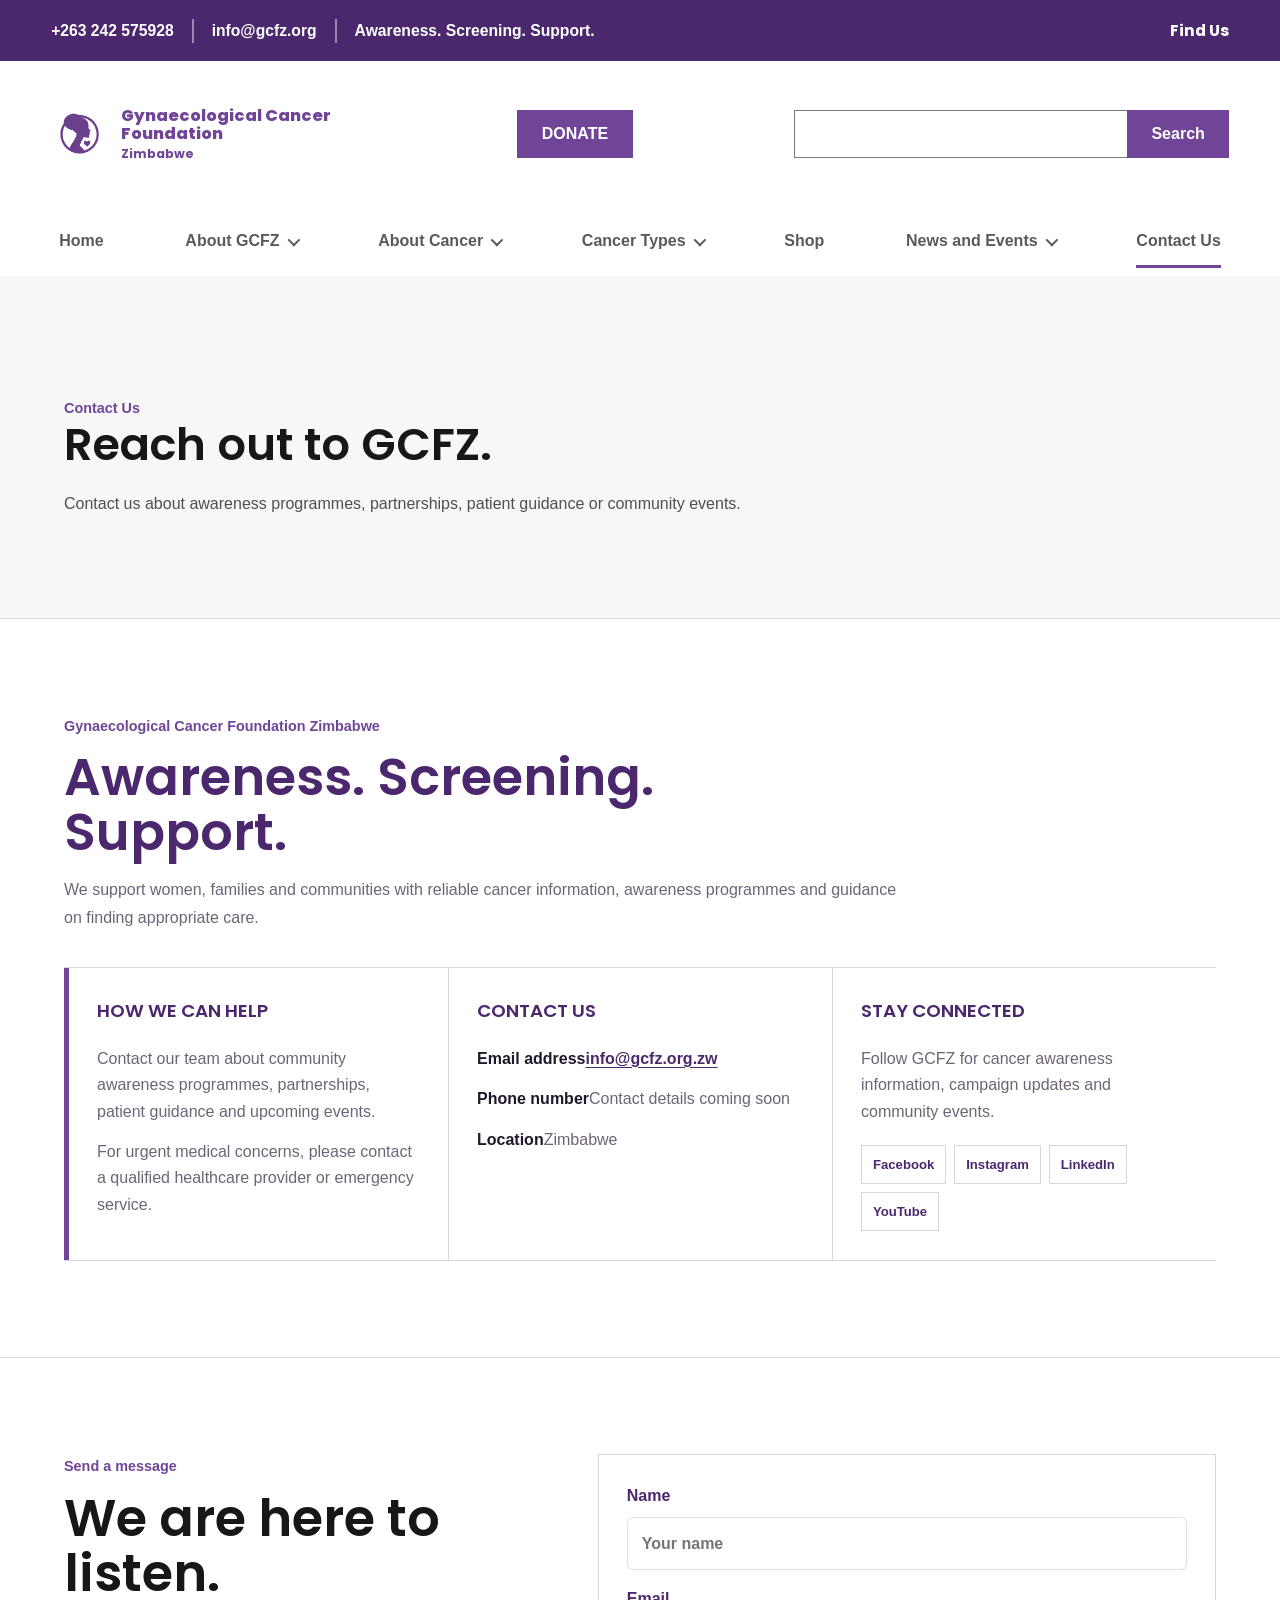
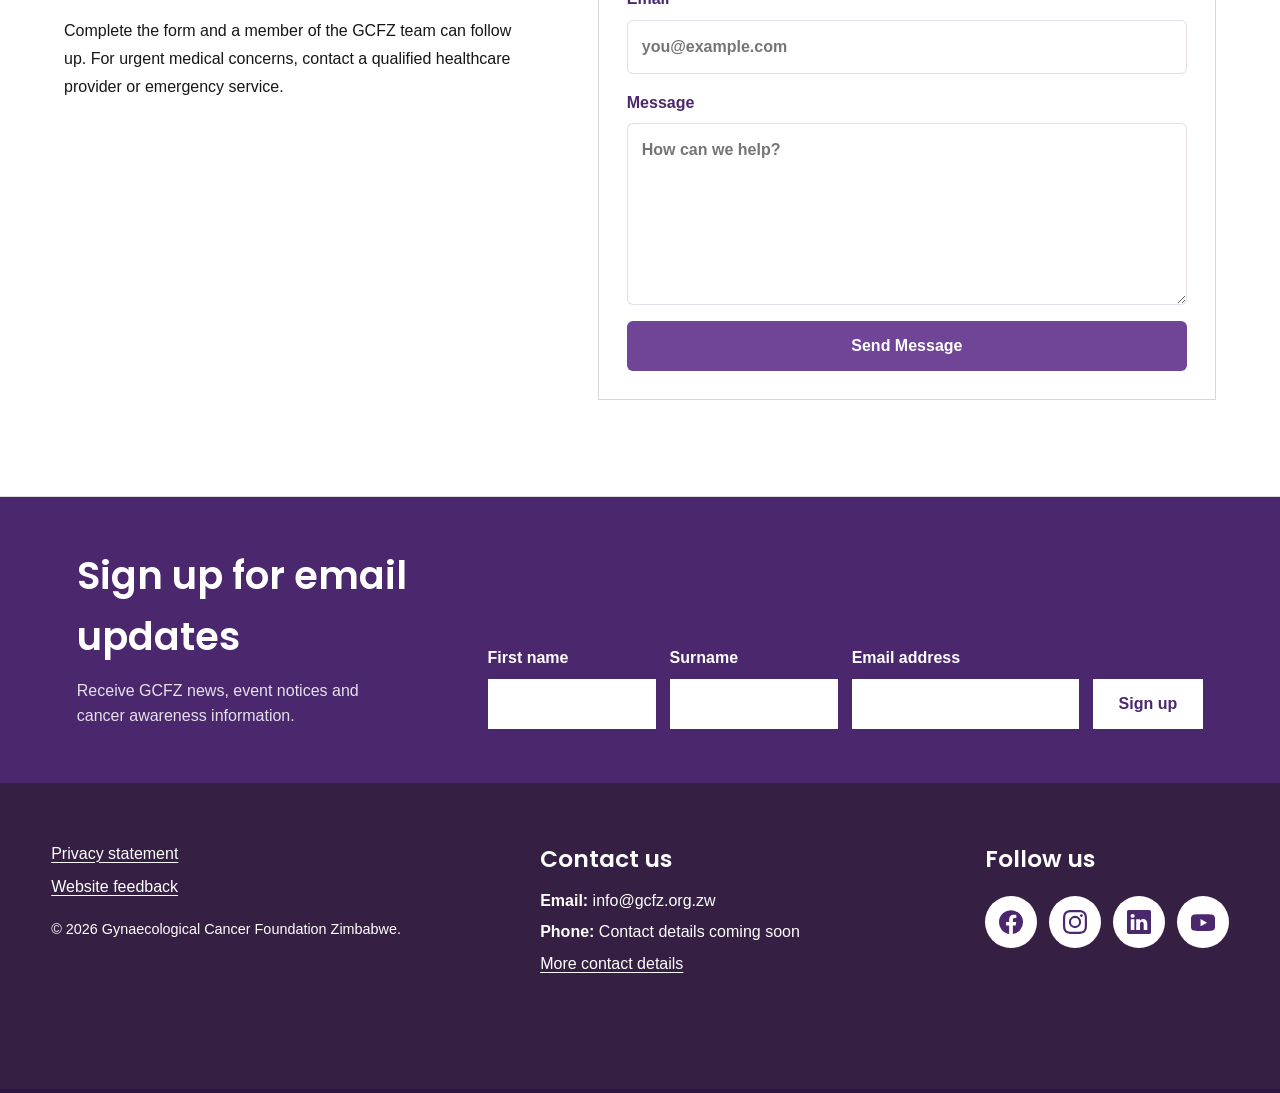
<file: contact.html>
﻿<!DOCTYPE html><html lang="en"><head><meta charset="UTF-8"><meta name="viewport" content="width=device-width,initial-scale=1"><title>Contact Us | GCFZ</title><link rel="preconnect" href="https://fonts.googleapis.com"><link rel="preconnect" href="https://fonts.gstatic.com" crossorigin><link href="https://fonts.googleapis.com/css2?family=Poppins:wght@400;500;600;700;800&display=swap" rel="stylesheet"><link rel="stylesheet" href="styles.css?v=20260918-28"></head>
<body><header class="site-header"><div class="top-strip"><span>Awareness. Screening. Support.</span><a href="contact.html">Contact GCFZ</a></div><nav class="navbar"><a class="brand" href="index.html"><img src="Logo Icon PNG.png" alt="GCFZ logo"><span class="brand-text"><strong>Gynaecological Cancer Foundation</strong><small>Zimbabwe</small></span></a><input class="nav-toggle" type="checkbox" id="nav-toggle"><label class="menu-button" for="nav-toggle"><span></span><span></span><span></span></label><ul class="nav-links"><li><a href="index.html">Home</a></li><li><a href="about-gcfz.html">About GCFZ</a></li><li><a href="about-cancer.html">About Cancer</a></li><li><a href="cancer-types.html">Cancer Types</a></li><li><a href="shop.html">Shop</a></li><li><a href="news-events.html">News and Events</a></li><li><a class="nav-cta active" href="contact.html">Contact Us</a></li></ul></nav></header>
<main><section class="page-hero"><p class="section-label light">Contact Us</p><h1>Reach out to GCFZ.</h1><p>Contact us about awareness programmes, partnerships, patient guidance or community events.</p></section><section class="contact-details" aria-labelledby="contact-details-title"><div class="contact-details-intro"><p class="section-label">Gynaecological Cancer Foundation Zimbabwe</p><h2 id="contact-details-title">Awareness. Screening. Support.</h2><p>We support women, families and communities with reliable cancer information, awareness programmes and guidance on finding appropriate care.</p></div><div class="contact-details-grid"><article><h3>How we can help</h3><p>Contact our team about community awareness programmes, partnerships, patient guidance and upcoming events.</p><p>For urgent medical concerns, please contact a qualified healthcare provider or emergency service.</p></article><article><h3>Contact us</h3><p><span>Email address</span><a href="mailto:info@gcfz.org.zw">info@gcfz.org.zw</a></p><p><span>Phone number</span>Contact details coming soon</p><p><span>Location</span>Zimbabwe</p></article><article><h3>Stay connected</h3><p>Follow GCFZ for cancer awareness information, campaign updates and community events.</p><div class="contact-social-links" aria-label="GCFZ social media"><span>Facebook</span><span>Instagram</span><span>LinkedIn</span><span>YouTube</span></div></article></div></section><section class="contact-section"><div><p class="section-label light">Send a message</p><h2>We are here to listen.</h2><p>Complete the form and a member of the GCFZ team can follow up. For urgent medical concerns, contact a qualified healthcare provider or emergency service.</p></div><form class="contact-form"><label>Name<input type="text" name="name" required placeholder="Your name"></label><label>Email<input type="email" name="email" required placeholder="you@example.com"></label><label>Message<textarea name="message" rows="6" required placeholder="How can we help?"></textarea></label><button type="submit">Send Message</button></form></section></main><footer class="site-footer"><a class="footer-brand" href="index.html"><img src="Logo Icon PNG.png" alt="GCFZ logo"><span>Gynaecological Cancer Foundation Zimbabwe</span></a><p>&copy; 2026 GCFZ.</p></footer><script src="navigation.js?v=20260918-9"></script></body></html>
</file>
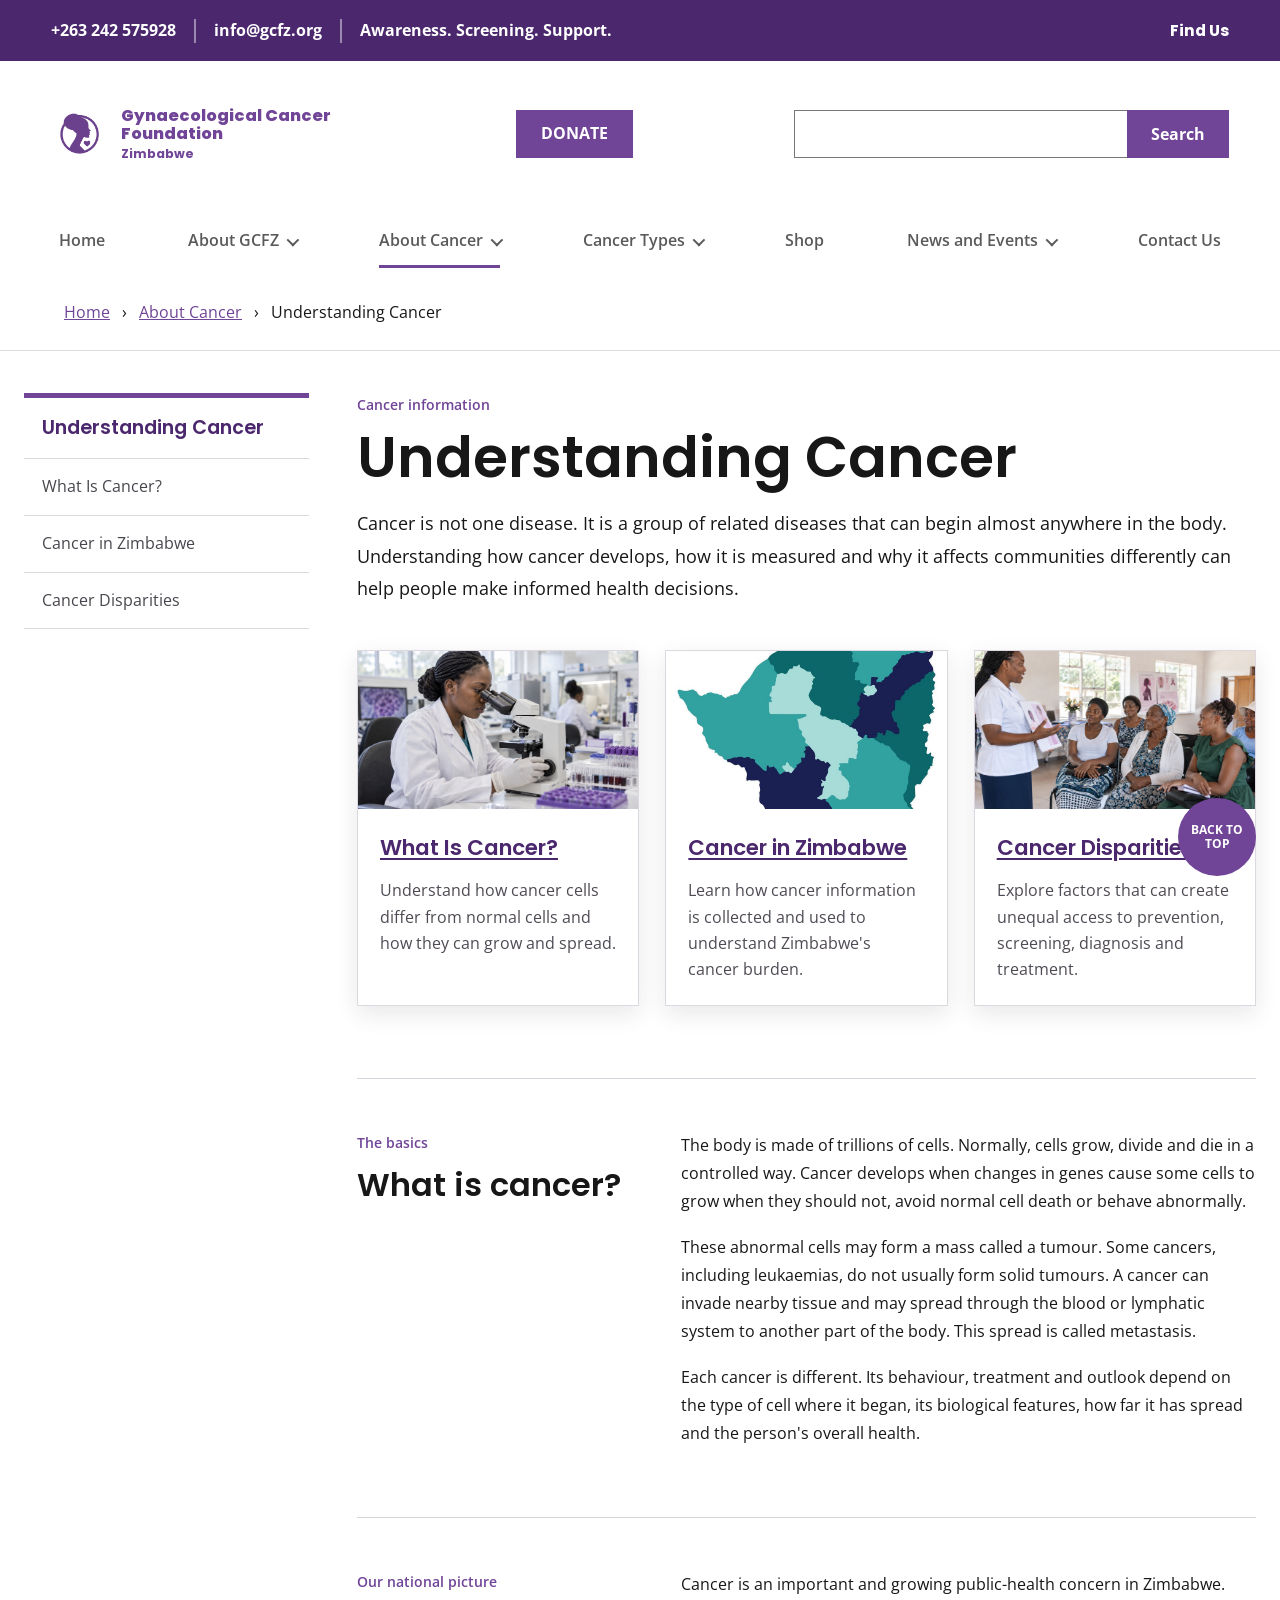
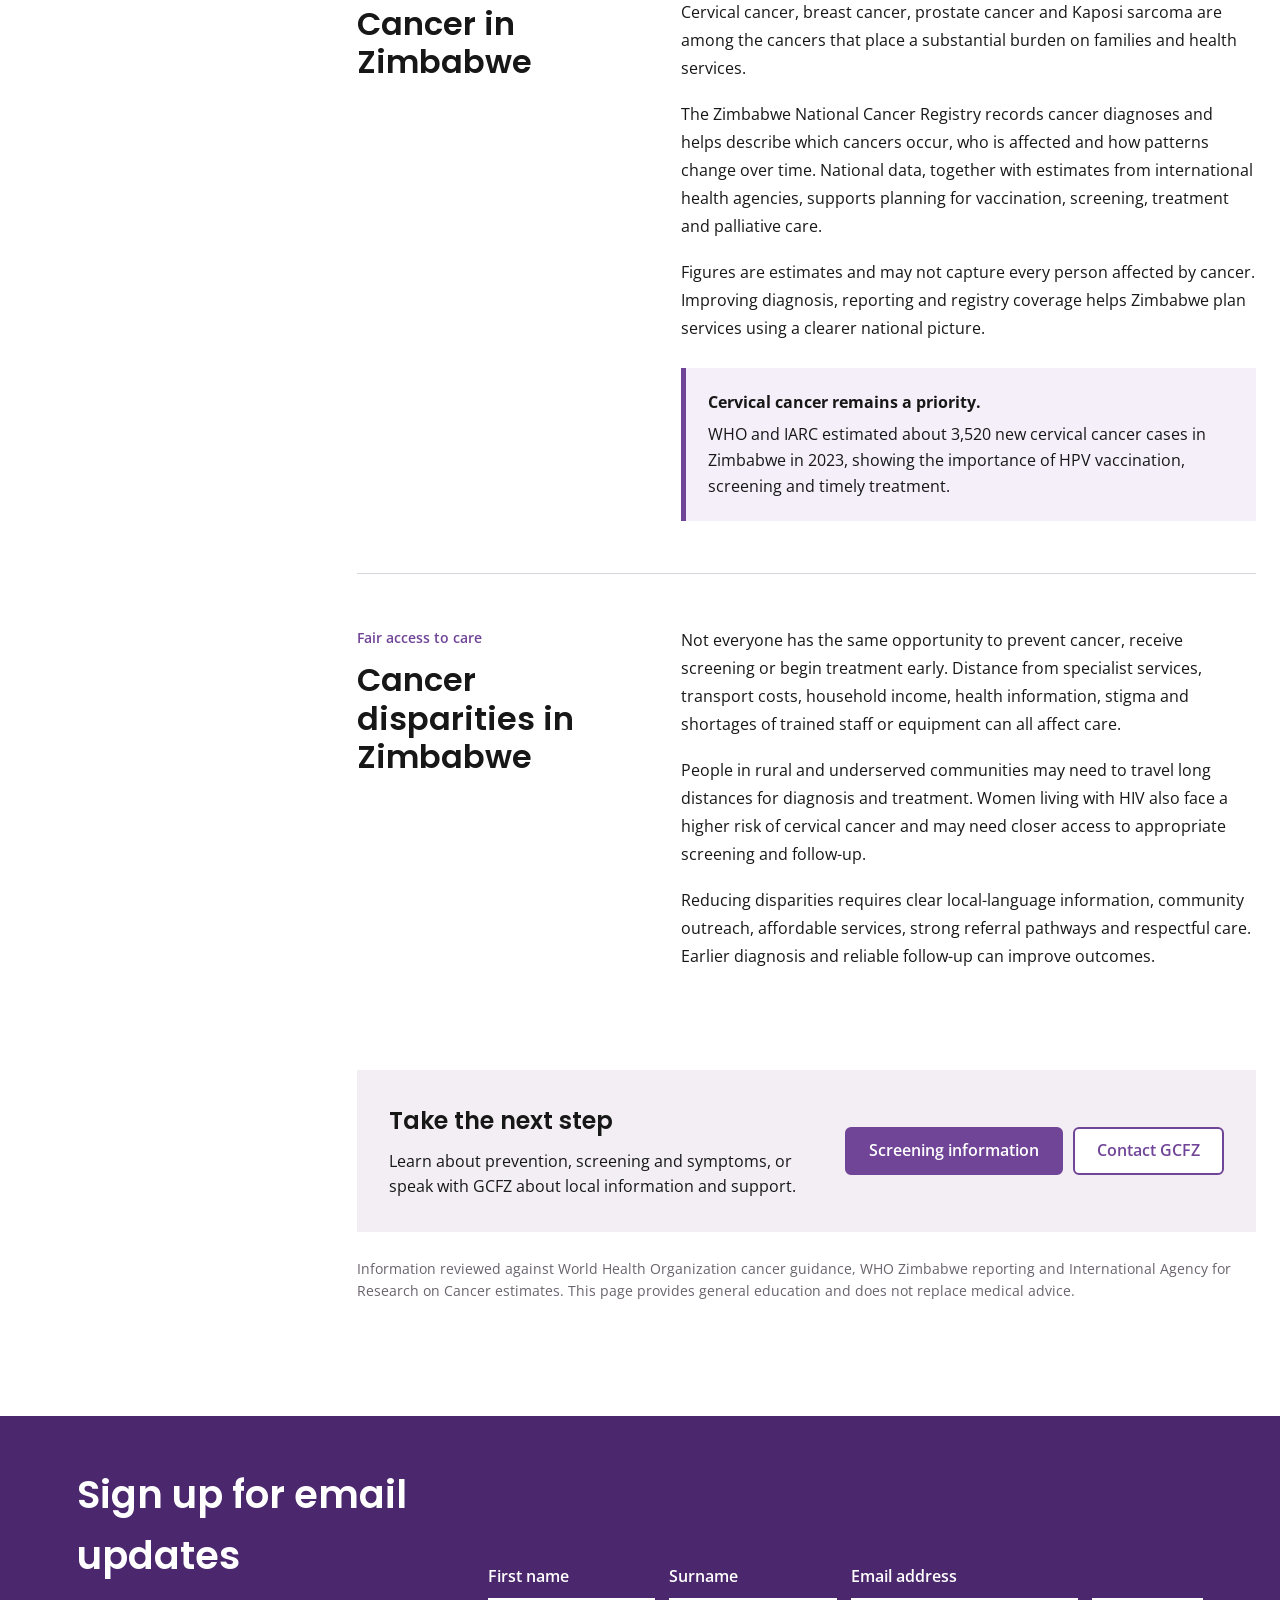
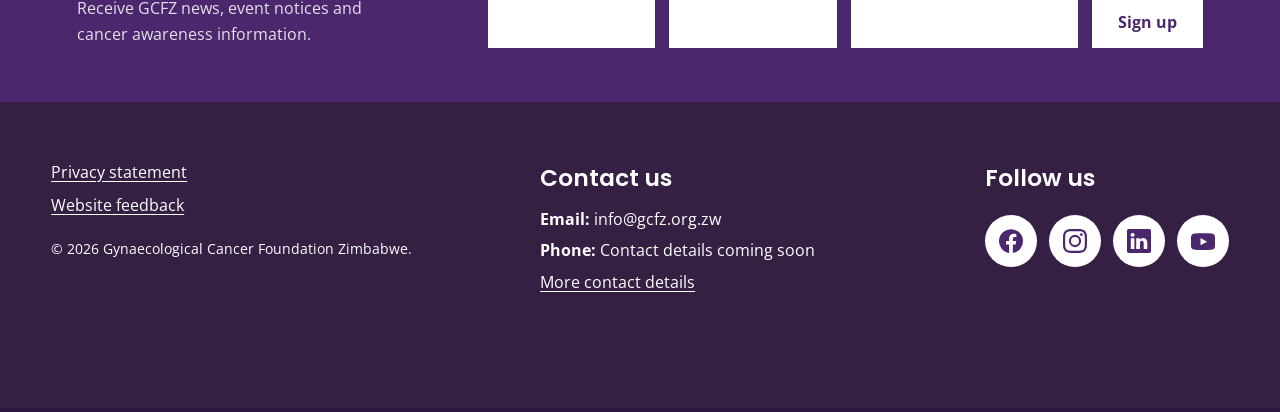
<file: information.html>
﻿<!DOCTYPE html>
<html lang="en">
<head>
  <meta charset="UTF-8">
  <meta name="viewport" content="width=device-width, initial-scale=1.0">
  <title>Information | GCFZ</title>
  <link rel="preconnect" href="https://fonts.googleapis.com">
  <link rel="preconnect" href="https://fonts.gstatic.com" crossorigin>
  <link href="https://fonts.googleapis.com/css2?family=Open+Sans:wght@400;500;600;700&family=Poppins:wght@500;600;700;800&display=swap" rel="stylesheet">
  <link rel="stylesheet" href="styles.css?v=20260918-35">
</head>
<body>
  <header class="site-header"><div class="top-strip"><span>Awareness. Screening. Support.</span><a href="contact.html">Contact GCFZ</a></div><nav class="navbar"><a class="brand" href="index.html"><img src="Logo Icon PNG.png" alt="GCFZ logo"><span class="brand-text"><strong>Gynaecological Cancer Foundation</strong><small>Zimbabwe</small></span></a><ul class="nav-links"><li><a href="index.html">Home</a></li><li><a href="about-gcfz.html">About GCFZ</a></li><li><a class="active" href="about-cancer.html">About Cancer</a></li><li><a href="cancer-types.html">Cancer Types</a></li><li><a href="shop.html">Shop</a></li><li><a href="news-events.html">News and Events</a></li><li><a class="nav-cta" href="contact.html">Contact Us</a></li></ul></nav></header>
  <main><div class="breadcrumbs"><a href="index.html">Home</a><span>â€º</span><span id="crumb">Information</span></div><section class="article-layout"><aside><h2>On this page</h2><a href="#overview">Overview</a><a href="#key-points">What to know</a><a href="#support">Where to get help</a></aside><article><p class="section-label">GCFZ information</p><h1 id="topic-title">Cancer information</h1><section id="overview"><h2>Overview</h2><p id="topic-intro">This page covers basic cancer information for patients and families. A doctor or nurse can answer questions about your own health.</p></section><section id="key-points"><h2>What to know</h2><ul><li>Ask a health worker about symptoms that are new or do not go away.</li><li>Your screening needs depend on your age, health and family history.</li><li>If you receive a diagnosis, ask what it means and what happens next.</li></ul></section><section id="support"><h2>Where to get help</h2><p>Contact GCFZ for information about local programmes and patient support.</p><a class="button primary" href="contact.html">Contact GCFZ</a></section></article></section></main>
  <footer class="site-footer"><a class="footer-brand" href="index.html"><img src="Logo Icon PNG.png" alt="GCFZ logo"><span>Gynaecological Cancer Foundation Zimbabwe</span></a><p>&copy; 2026 GCFZ.</p></footer>
  <script src="information.js?v=20260918-16"></script>
  <script src="navigation.js?v=20260918-9"></script>
</body>
</html>
</file>
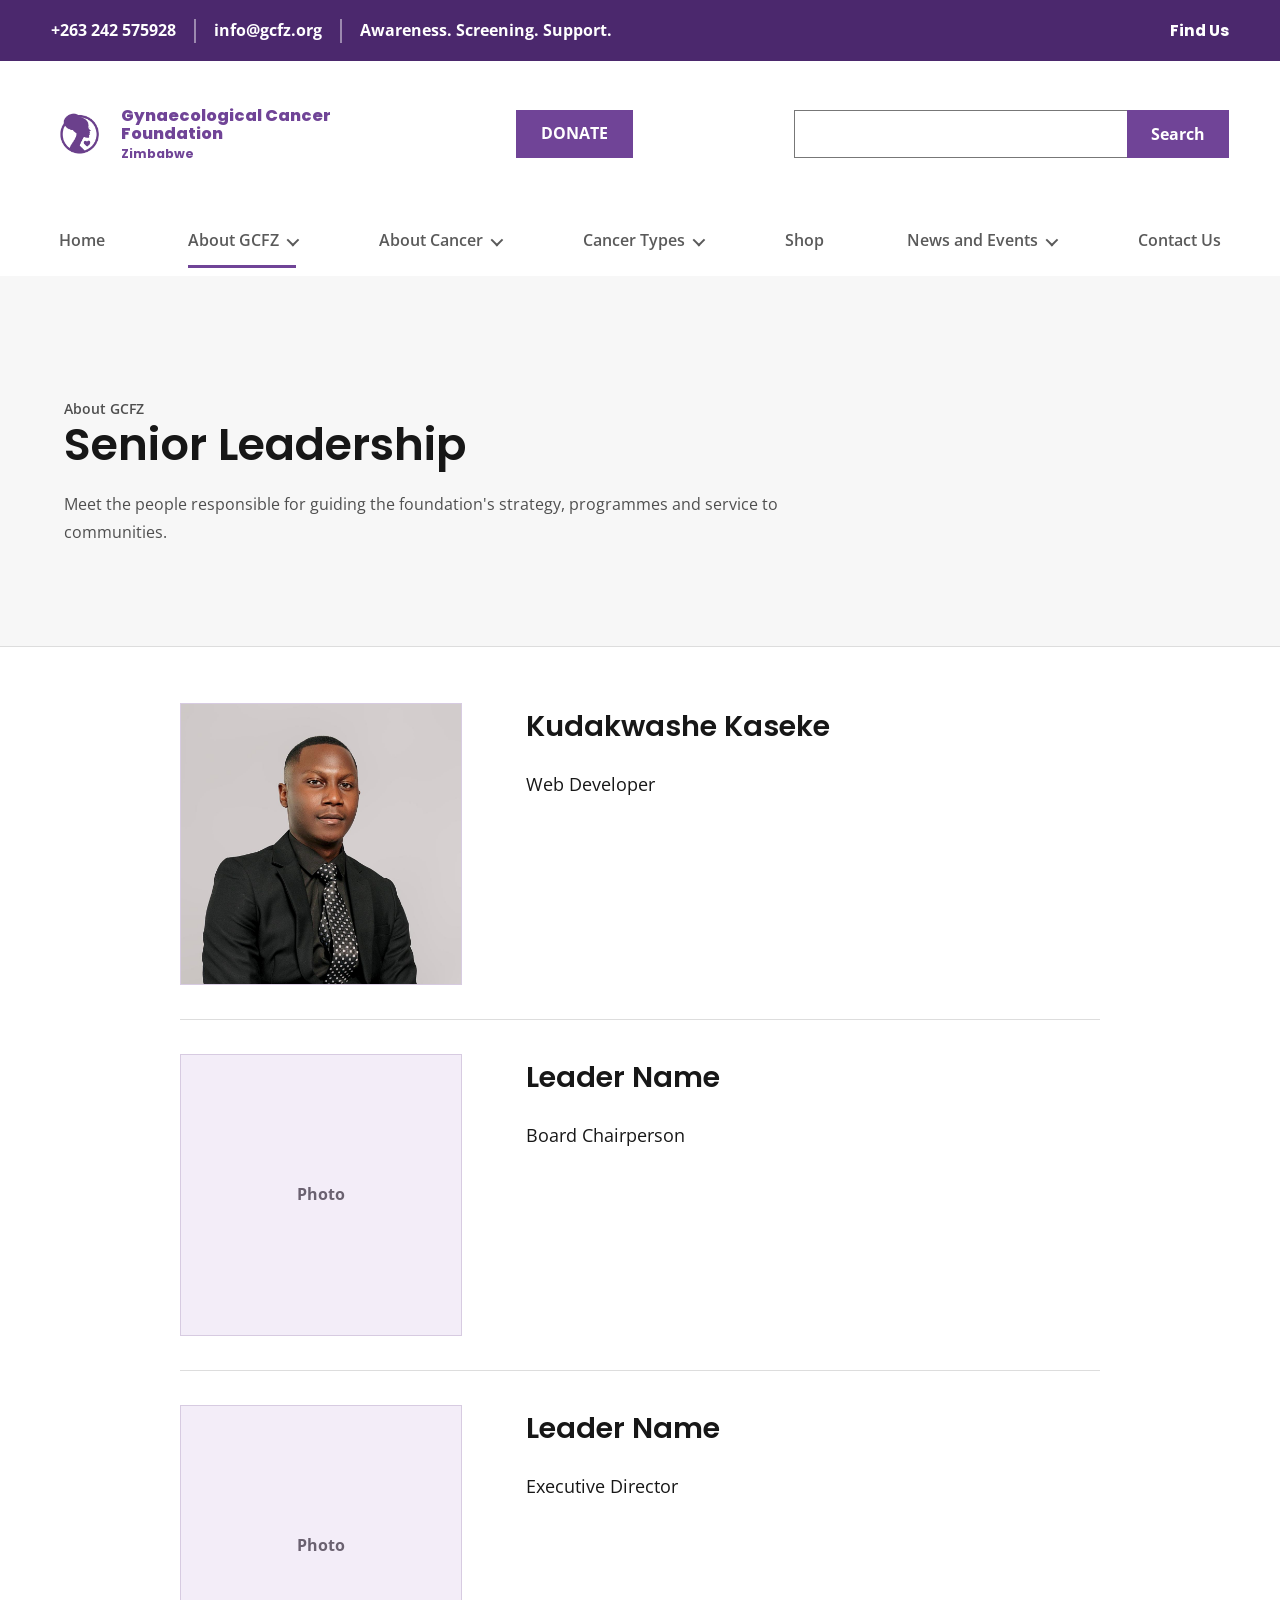
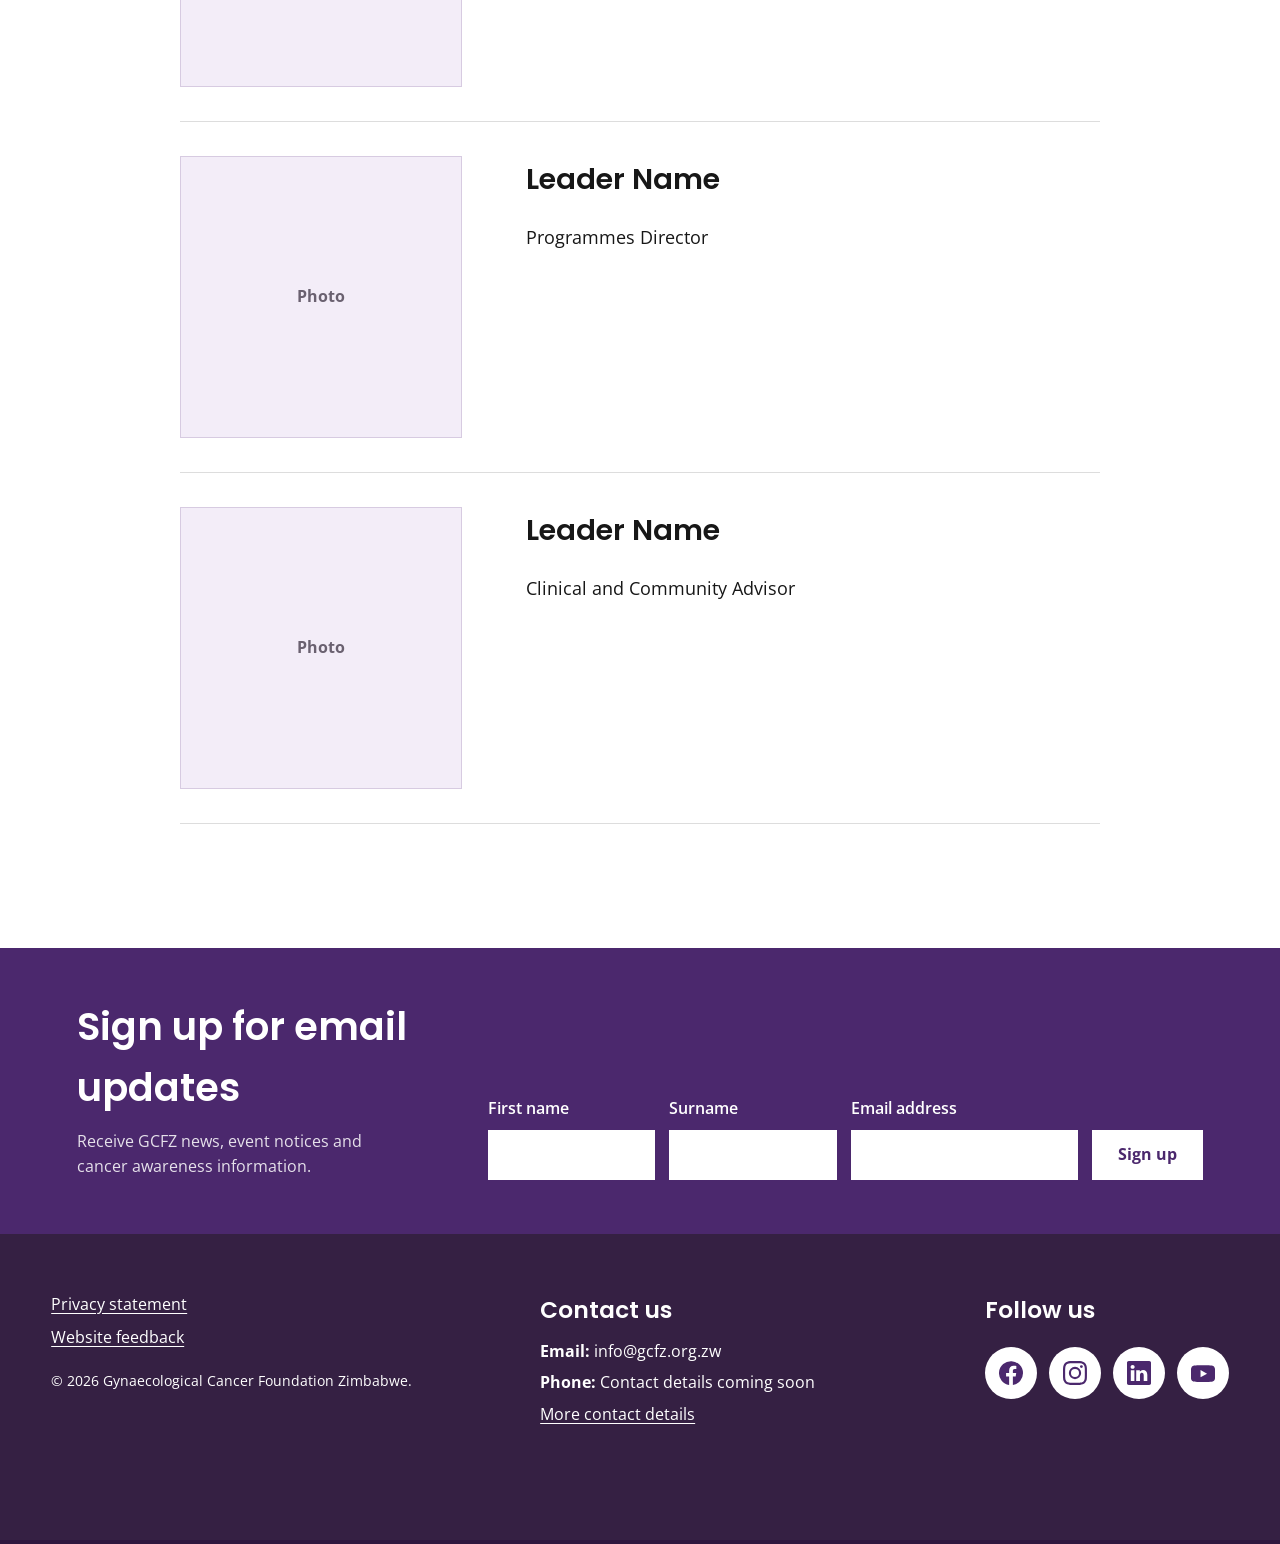
<file: leadership.html>
﻿<!DOCTYPE html>
<html lang="en">
<head>
  <meta charset="UTF-8">
  <meta name="viewport" content="width=device-width, initial-scale=1.0">
  <title>Senior Leadership | GCFZ</title>
  <link rel="preconnect" href="https://fonts.googleapis.com">
  <link rel="preconnect" href="https://fonts.gstatic.com" crossorigin>
  <link href="https://fonts.googleapis.com/css2?family=Open+Sans:wght@400;500;600;700&family=Poppins:wght@500;600;700;800&display=swap" rel="stylesheet">
  <link rel="stylesheet" href="styles.css?v=20260918-28">
</head>
<body>
  <header class="site-header"><div class="top-strip"><span>Awareness. Screening. Support.</span><a href="contact.html">Contact GCFZ</a></div><nav class="navbar"><a class="brand" href="index.html"><img src="Logo Icon PNG.png" alt="GCFZ logo"><span class="brand-text"><strong>Gynaecological Cancer Foundation</strong><small>Zimbabwe</small></span></a><ul class="nav-links"><li><a href="index.html">Home</a></li><li><a class="active" href="about-gcfz.html">About GCFZ</a></li><li><a href="about-cancer.html">About Cancer</a></li><li><a href="cancer-types.html">Cancer Types</a></li><li><a href="shop.html">Shop</a></li><li><a href="news-events.html">News and Events</a></li><li><a class="nav-cta" href="contact.html">Contact Us</a></li></ul></nav></header>
  <main>
    <section class="page-hero"><p class="section-label">About GCFZ</p><h1>Senior Leadership</h1><p>Meet the people responsible for guiding the foundation's strategy, programmes and service to communities.</p></section>
    <section class="leadership-list" aria-label="GCFZ senior leadership">
      <article class="leader"><div class="leader-photo"><img src="assets/images/kudakwashe-kaseke.jpeg" alt="Portrait of Kudakwashe Kaseke"></div><div><h2>Kudakwashe Kaseke</h2><p>Web Developer</p></div></article>
      <article class="leader"><div class="leader-photo"><span>Photo</span></div><div><h2>Leader Name</h2><p>Board Chairperson</p></div></article>
      <article class="leader"><div class="leader-photo"><span>Photo</span></div><div><h2>Leader Name</h2><p>Executive Director</p></div></article>
      <article class="leader"><div class="leader-photo"><span>Photo</span></div><div><h2>Leader Name</h2><p>Programmes Director</p></div></article>
      <article class="leader"><div class="leader-photo"><span>Photo</span></div><div><h2>Leader Name</h2><p>Clinical and Community Advisor</p></div></article>
    </section>
  </main>
  <footer class="site-footer"><a class="footer-brand" href="index.html"><img src="Logo Icon PNG.png" alt="GCFZ logo"><span>Gynaecological Cancer Foundation Zimbabwe</span></a><p>&copy; 2026 GCFZ.</p></footer>
  <script src="navigation.js?v=20260918-9"></script>
</body>
</html>
</file>
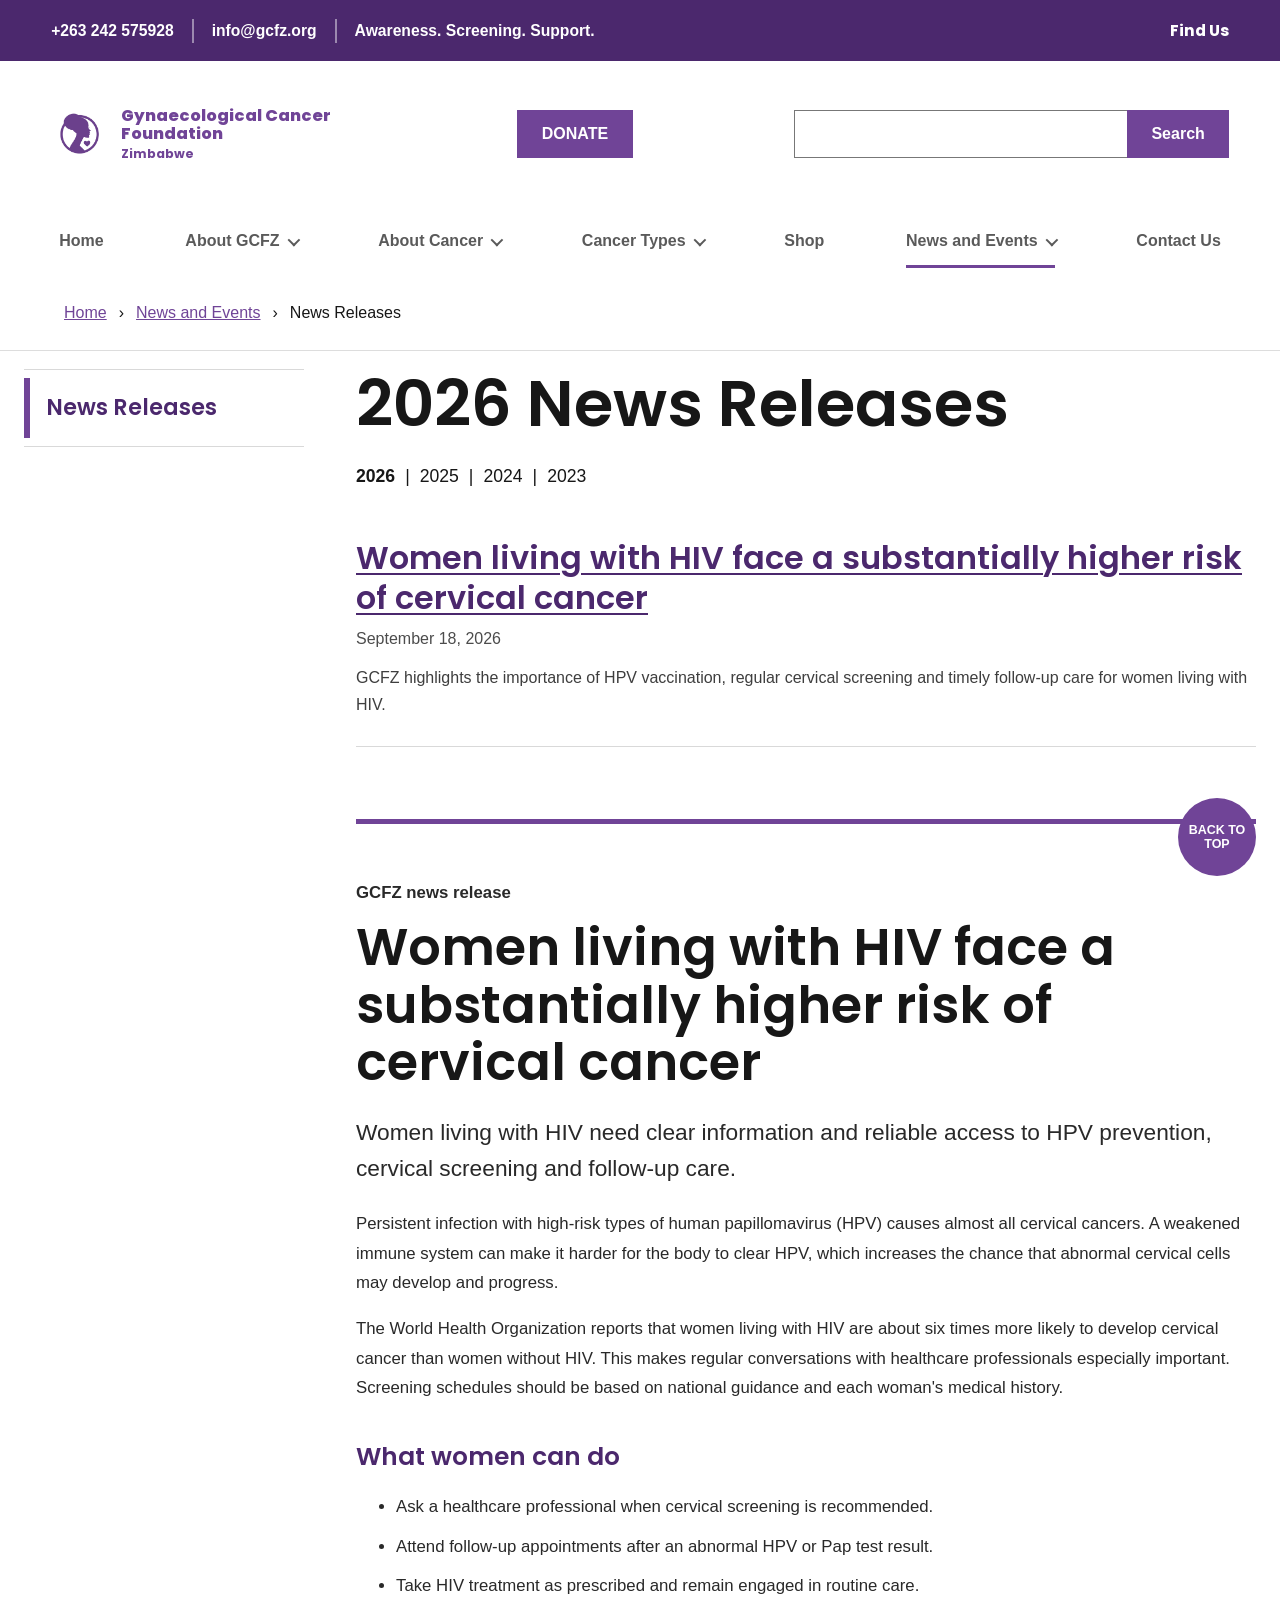
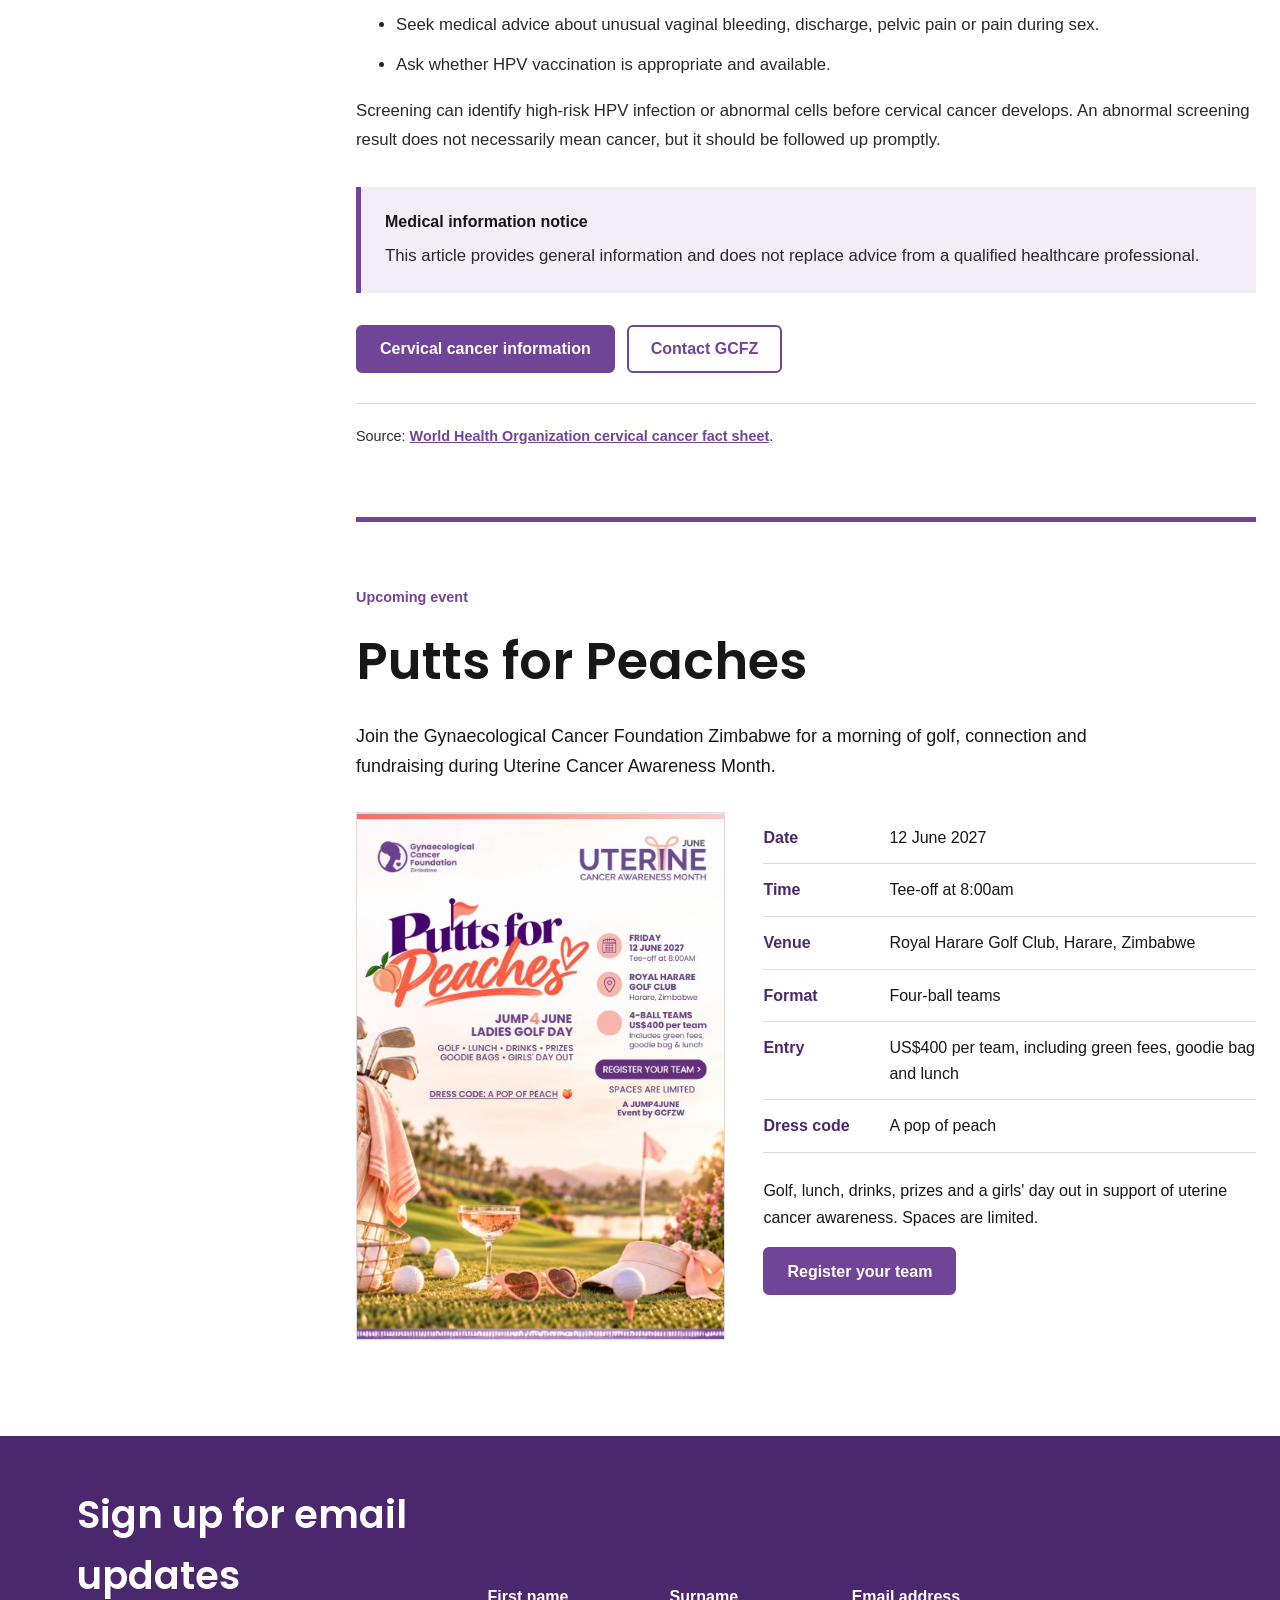
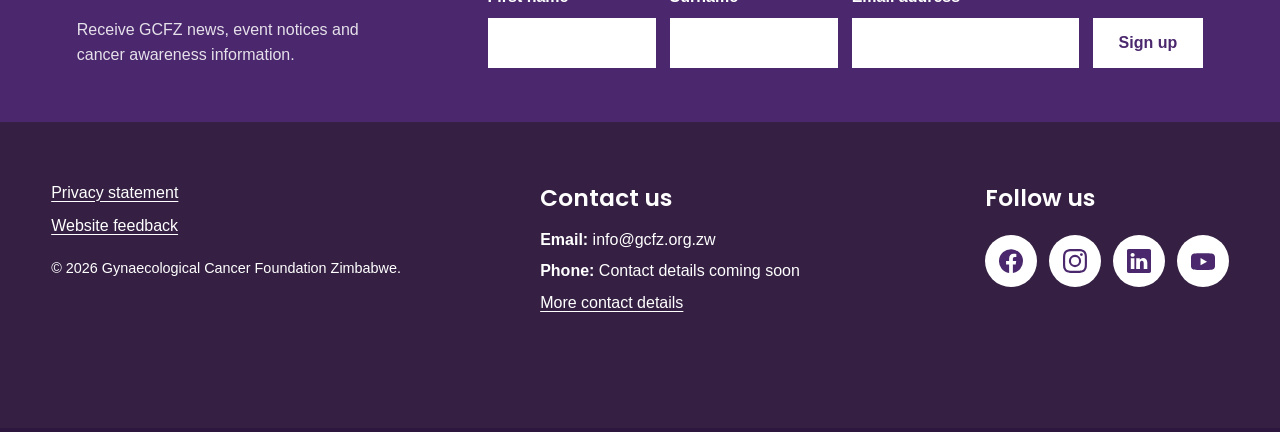
<file: news-events.html>
﻿<!DOCTYPE html><html lang="en"><head><meta charset="UTF-8"><meta name="viewport" content="width=device-width,initial-scale=1"><title>News Releases | GCFZ</title><link rel="preconnect" href="https://fonts.googleapis.com"><link rel="preconnect" href="https://fonts.gstatic.com" crossorigin><link href="https://fonts.googleapis.com/css2?family=Poppins:wght@400;500;600;700;800&display=swap" rel="stylesheet"><link rel="stylesheet" href="styles.css?v=20260918-28"></head>
<body><header class="site-header"><div class="top-strip"><span>Awareness. Screening. Support.</span><a href="contact.html">Contact GCFZ</a></div><nav class="navbar"><a class="brand" href="index.html"><img src="Logo Icon PNG.png" alt="GCFZ logo"><span class="brand-text"><strong>Gynaecological Cancer Foundation</strong><small>Zimbabwe</small></span></a><input class="nav-toggle" type="checkbox" id="nav-toggle"><label class="menu-button" for="nav-toggle"><span></span><span></span><span></span></label><ul class="nav-links"><li><a href="index.html">Home</a></li><li><a href="about-gcfz.html">About GCFZ</a></li><li><a href="about-cancer.html">About Cancer</a></li><li><a href="cancer-types.html">Cancer Types</a></li><li><a href="shop.html">Shop</a></li><li><a class="active" href="news-events.html">News and Events</a></li><li><a class="nav-cta" href="contact.html">Contact Us</a></li></ul></nav></header>
<main><nav class="breadcrumbs" aria-label="Breadcrumb"><a href="index.html">Home</a><span>&rsaquo;</span><a href="news-events.html">News and Events</a><span>&rsaquo;</span><span>News Releases</span></nav><section class="releases-layout" id="news"><aside class="releases-sidebar"><h2>News Releases</h2></aside><div class="releases-content"><h1>2026 News Releases</h1><nav class="release-years" aria-label="News release years"><strong>2026</strong><span>|</span><span>2025</span><span>|</span><span>2024</span><span>|</span><span>2023</span></nav><div class="release-list"><article><h2><a href="#women-hiv-cervical-cancer">Women living with HIV face a substantially higher risk of cervical cancer</a></h2><time datetime="2026-09-18">September 18, 2026</time><p>GCFZ highlights the importance of HPV vaccination, regular cervical screening and timely follow-up care for women living with HIV.</p></article></div><article class="release-article" id="women-hiv-cervical-cancer"><p class="section-label">GCFZ news release</p><h2>Women living with HIV face a substantially higher risk of cervical cancer</h2><p class="release-standfirst">Women living with HIV need clear information and reliable access to HPV prevention, cervical screening and follow-up care.</p><p>Persistent infection with high-risk types of human papillomavirus (HPV) causes almost all cervical cancers. A weakened immune system can make it harder for the body to clear HPV, which increases the chance that abnormal cervical cells may develop and progress.</p><p>The World Health Organization reports that women living with HIV are about six times more likely to develop cervical cancer than women without HIV. This makes regular conversations with healthcare professionals especially important. Screening schedules should be based on national guidance and each woman's medical history.</p><h3>What women can do</h3><ul><li>Ask a healthcare professional when cervical screening is recommended.</li><li>Attend follow-up appointments after an abnormal HPV or Pap test result.</li><li>Take HIV treatment as prescribed and remain engaged in routine care.</li><li>Seek medical advice about unusual vaginal bleeding, discharge, pelvic pain or pain during sex.</li><li>Ask whether HPV vaccination is appropriate and available.</li></ul><p>Screening can identify high-risk HPV infection or abnormal cells before cervical cancer develops. An abnormal screening result does not necessarily mean cancer, but it should be followed up promptly.</p><aside class="release-note"><strong>Medical information notice</strong><p>This article provides general information and does not replace advice from a qualified healthcare professional.</p></aside><div class="release-actions"><a class="button primary" href="information.html?topic=cervical-cancer">Cervical cancer information</a><a class="button secondary" href="contact.html">Contact GCFZ</a></div><p class="release-source">Source: <a href="https://www.who.int/news-room/fact-sheets/detail/cervical-cancer" target="_blank" rel="noopener">World Health Organization cervical cancer fact sheet</a>.</p></article></div></section><a class="back-to-top" href="#" aria-label="Back to top">Back to<br>top</a></main><footer class="site-footer"><a class="footer-brand" href="index.html"><img src="Logo Icon PNG.png" alt="GCFZ logo"><span>Gynaecological Cancer Foundation Zimbabwe</span></a><p>&copy; 2026 GCFZ.</p></footer><script src="navigation.js?v=20260918-9"></script></body></html>
</file>
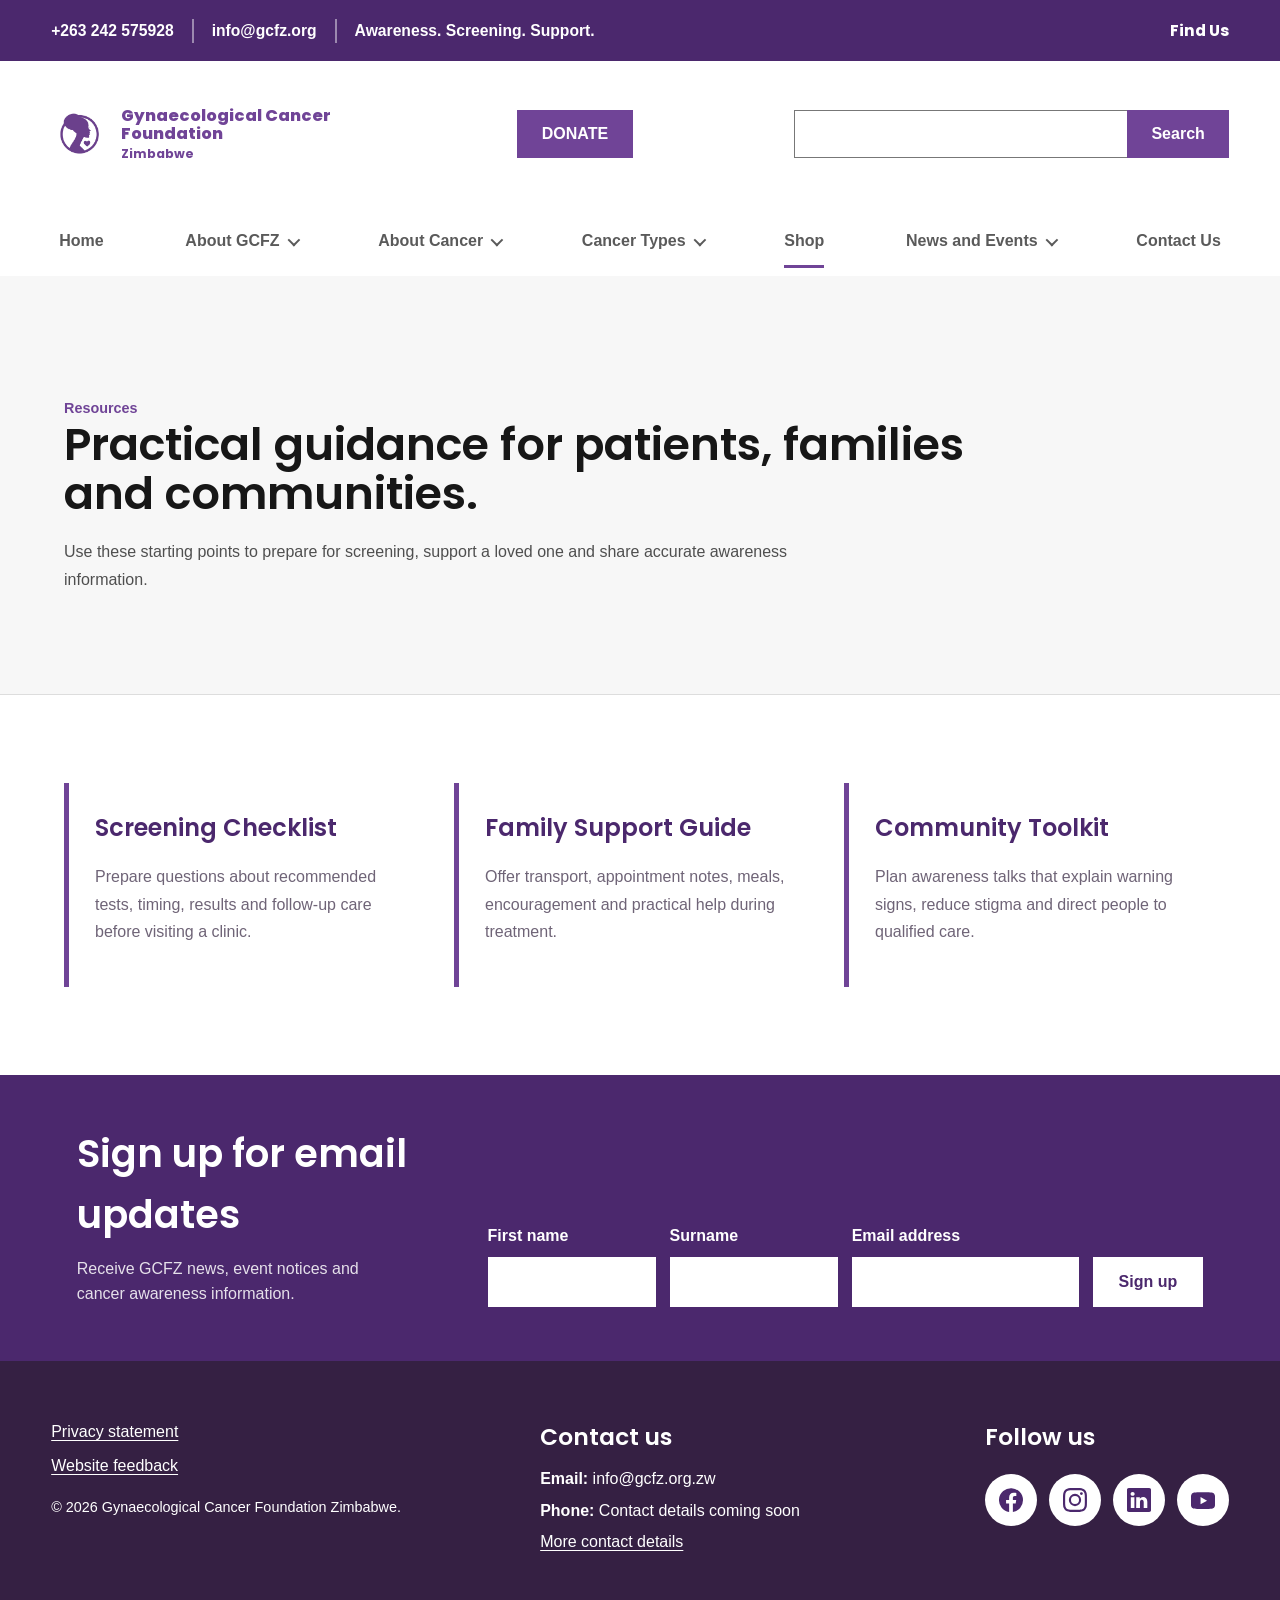
<file: resources.html>
﻿<!DOCTYPE html><html lang="en"><head><meta charset="UTF-8"><meta name="viewport" content="width=device-width,initial-scale=1"><title>Resources | GCFZ</title><link rel="preconnect" href="https://fonts.googleapis.com"><link rel="preconnect" href="https://fonts.gstatic.com" crossorigin><link href="https://fonts.googleapis.com/css2?family=Poppins:wght@400;500;600;700;800&display=swap" rel="stylesheet"><link rel="stylesheet" href="styles.css?v=20260918-28"></head>
<body><header class="site-header"><div class="top-strip"><span>Awareness. Screening. Support.</span><a href="contact.html">Contact GCFZ</a></div><nav class="navbar"><a class="brand" href="index.html"><img src="Logo Icon PNG.png" alt="GCFZ logo"><span class="brand-text"><strong>Gynaecological Cancer Foundation</strong><small>Zimbabwe</small></span></a><input class="nav-toggle" type="checkbox" id="nav-toggle"><label class="menu-button" for="nav-toggle"><span></span><span></span><span></span></label><ul class="nav-links"><li><a href="index.html">Home</a></li><li><a href="about-gcfz.html">About GCFZ</a></li><li><a href="about-cancer.html">About Cancer</a></li><li><a href="cancer-types.html">Cancer Types</a></li><li><a class="active" href="shop.html">Shop</a></li><li><a href="news-events.html">News and Events</a></li><li><a class="nav-cta" href="contact.html">Contact Us</a></li></ul></nav></header>
<main><section class="page-hero"><p class="section-label light">Resources</p><h1>Practical guidance for patients, families and communities.</h1><p>Use these starting points to prepare for screening, support a loved one and share accurate awareness information.</p></section><section class="page-content"><div class="info-grid"><article class="info-card"><h2>Screening Checklist</h2><p>Prepare questions about recommended tests, timing, results and follow-up care before visiting a clinic.</p></article><article class="info-card"><h2>Family Support Guide</h2><p>Offer transport, appointment notes, meals, encouragement and practical help during treatment.</p></article><article class="info-card"><h2>Community Toolkit</h2><p>Plan awareness talks that explain warning signs, reduce stigma and direct people to qualified care.</p></article></div></section></main><footer class="site-footer"><a class="footer-brand" href="index.html"><img src="Logo Icon PNG.png" alt="GCFZ logo"><span>Gynaecological Cancer Foundation Zimbabwe</span></a><p>&copy; 2026 GCFZ.</p></footer><script src="navigation.js?v=20260918-9"></script></body></html>
</file>
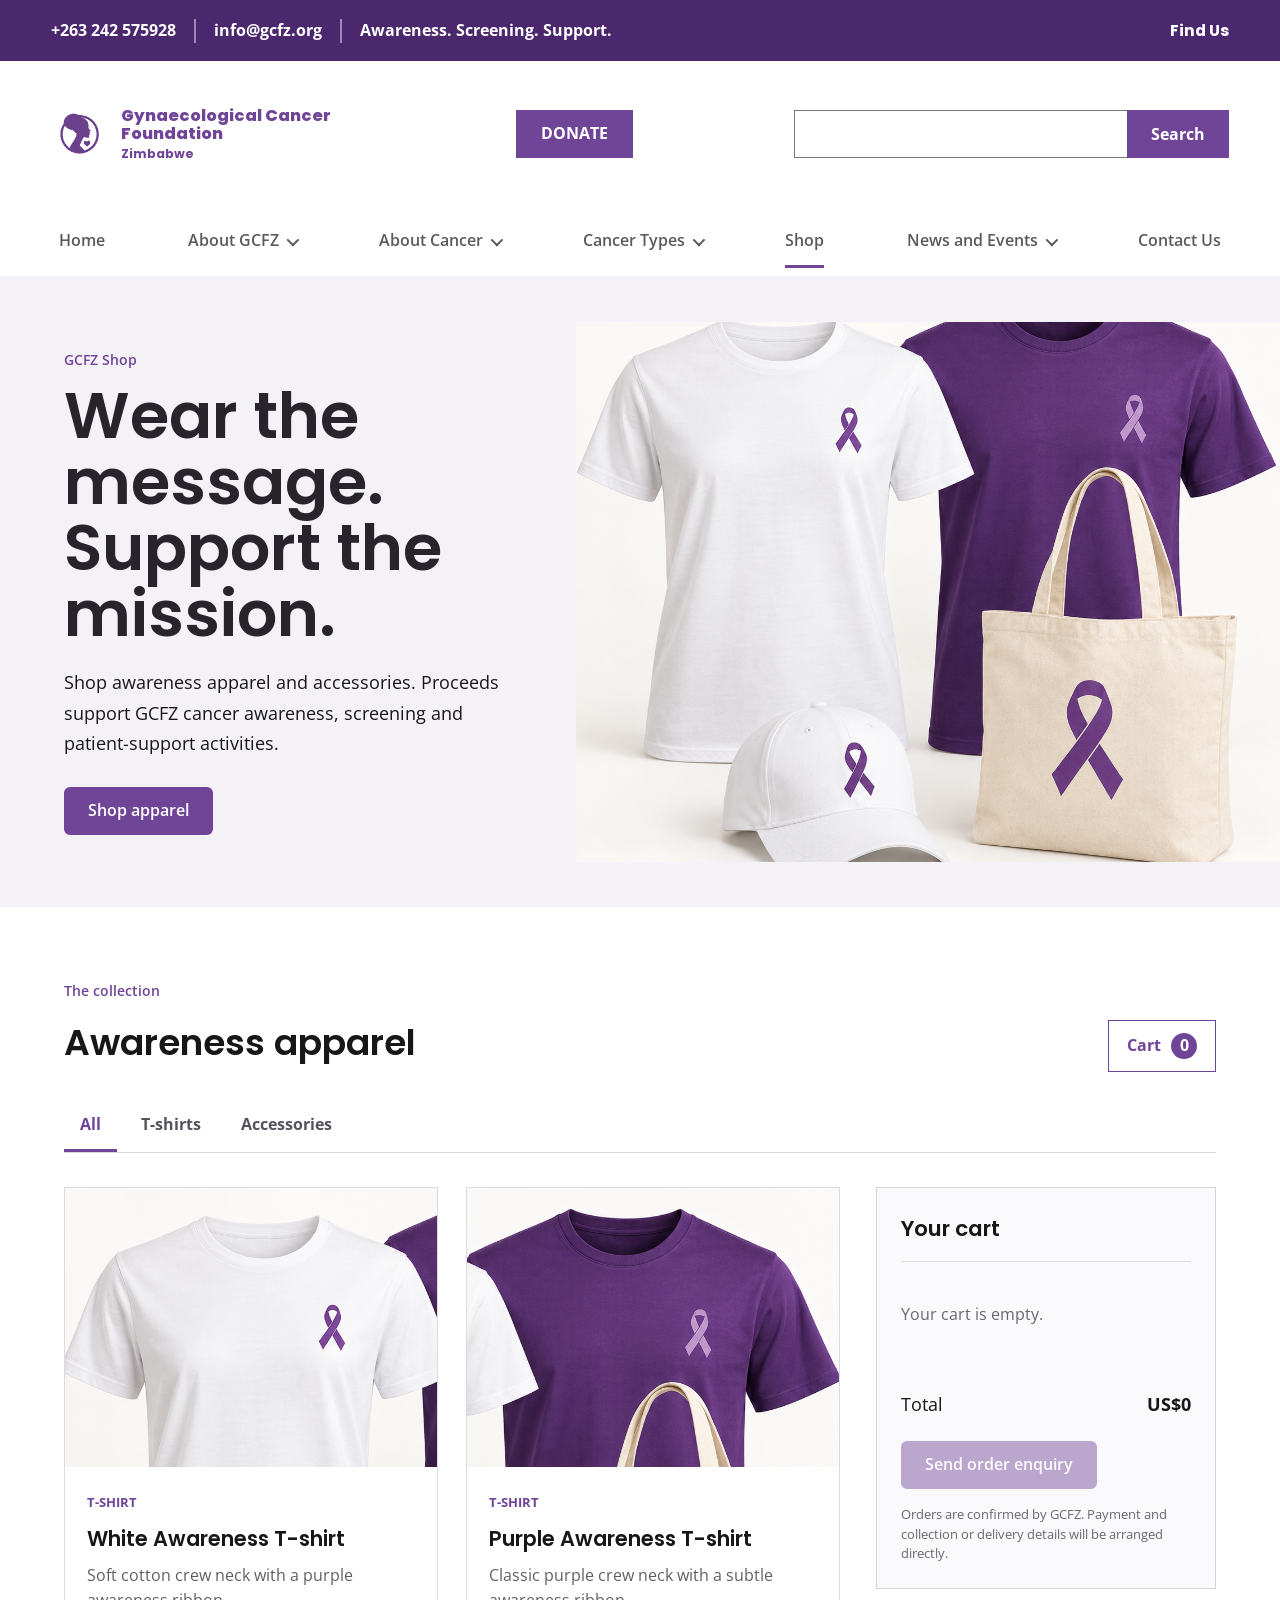
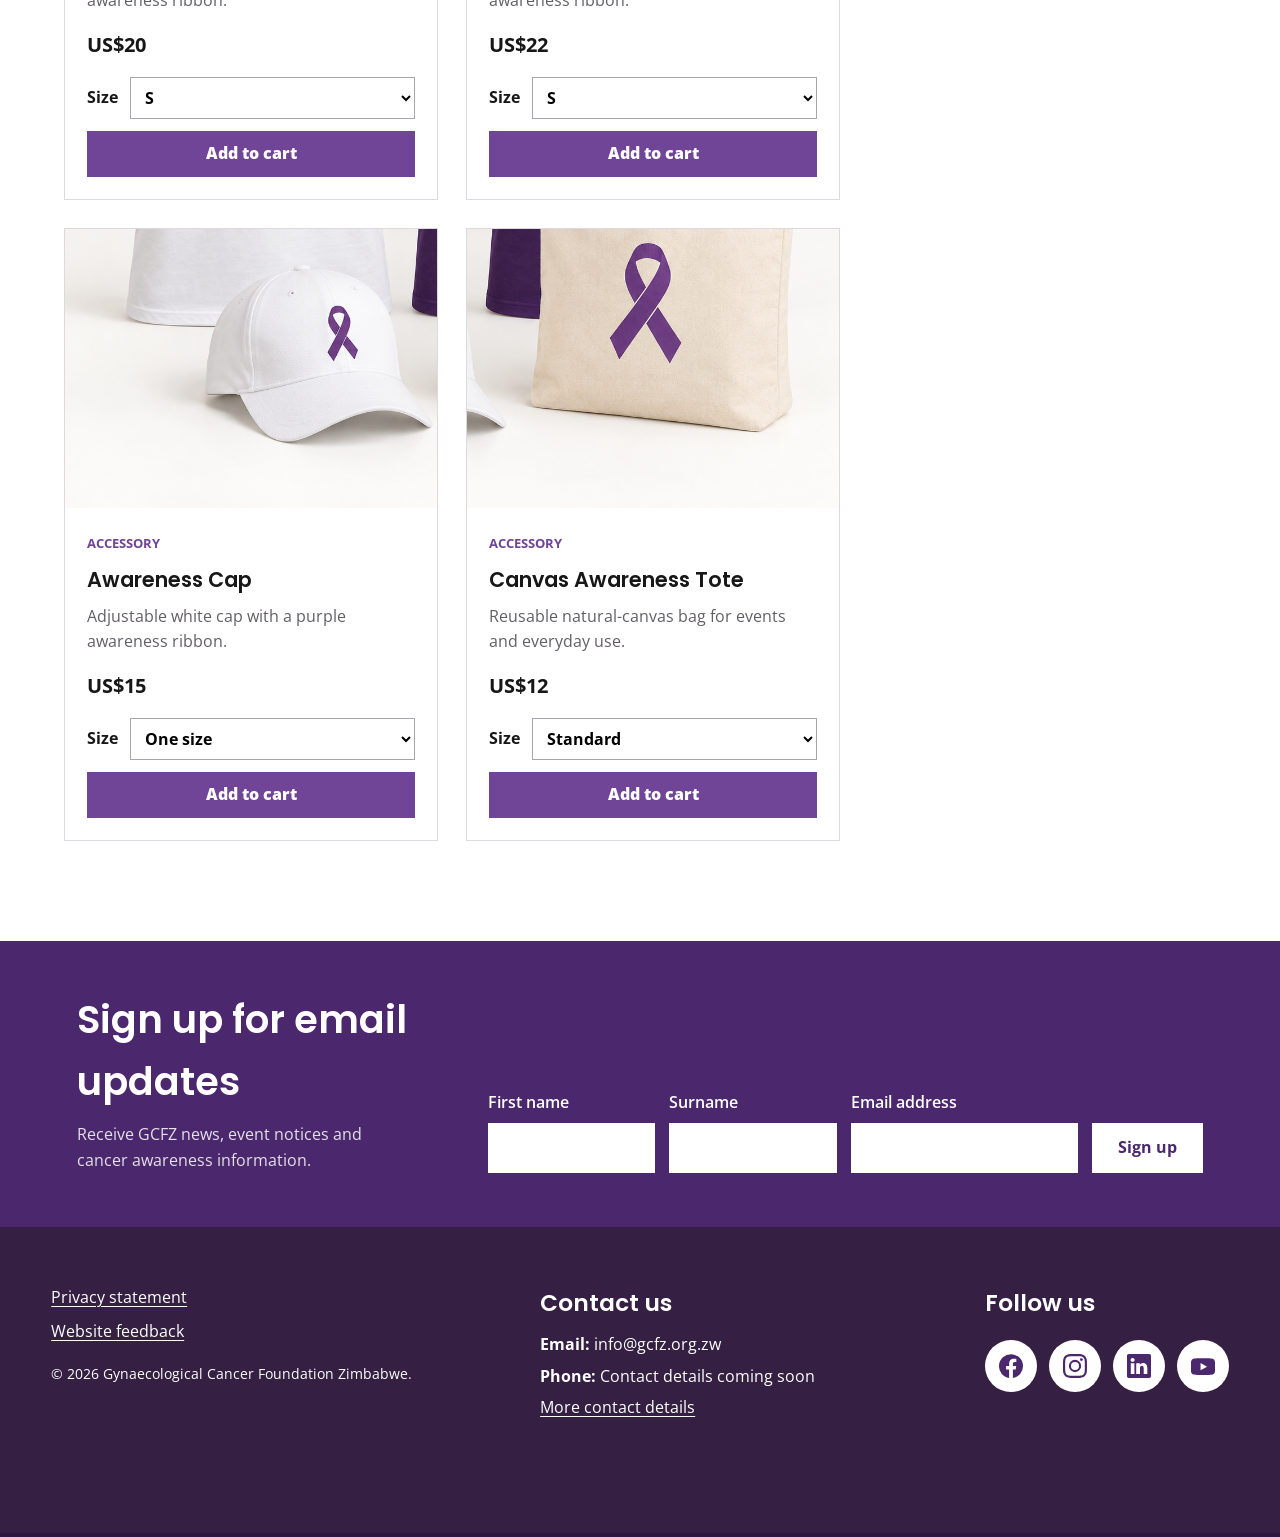
<file: shop.html>
﻿<!DOCTYPE html>
<html lang="en">
<head>
  <meta charset="UTF-8">
  <meta name="viewport" content="width=device-width, initial-scale=1.0">
  <title>Shop | GCFZ</title>
  <link rel="preconnect" href="https://fonts.googleapis.com">
  <link rel="preconnect" href="https://fonts.gstatic.com" crossorigin>
  <link href="https://fonts.googleapis.com/css2?family=Open+Sans:wght@400;500;600;700&family=Poppins:wght@500;600;700;800&display=swap" rel="stylesheet">
  <link rel="stylesheet" href="styles.css?v=20260918-28">
</head>
<body class="shop-page">
  <header class="site-header"><nav class="navbar"><a class="brand" href="index.html"><img src="Logo Icon PNG.png" alt="GCFZ logo"><span class="brand-text"><strong>Gynaecological Cancer Foundation</strong><small>Zimbabwe</small></span></a><ul class="nav-links"><li><a href="index.html">Home</a></li><li><a href="about-gcfz.html">About GCFZ</a></li><li><a href="about-cancer.html">About Cancer</a></li><li><a href="cancer-types.html">Cancer Types</a></li><li><a class="active" href="shop.html">Shop</a></li><li><a href="news-events.html">News and Events</a></li><li><a class="nav-cta" href="contact.html">Contact Us</a></li></ul></nav></header>
  <main>
    <section class="shop-hero">
      <div><p class="section-label">GCFZ Shop</p><h1>Wear the message. Support the mission.</h1><p>Shop awareness apparel and accessories. Proceeds support GCFZ cancer awareness, screening and patient-support activities.</p><a class="button primary" href="#products">Shop apparel</a></div>
      <img src="assets/images/gcfz-apparel-collection.png" alt="Cancer awareness T-shirts, cap and tote bag">
    </section>
    <section class="shop-shell" id="products">
      <div class="shop-heading"><div><p class="section-label">The collection</p><h2>Awareness apparel</h2></div><button class="cart-toggle" type="button" aria-controls="shop-cart"><span>Cart</span><strong id="cart-count">0</strong></button></div>
      <div class="shop-filters" aria-label="Filter products"><button class="active" type="button" data-filter="all">All</button><button type="button" data-filter="shirts">T-shirts</button><button type="button" data-filter="accessories">Accessories</button></div>
      <div class="shop-layout">
        <div class="product-grid">
          <article class="product-card" data-category="shirts" data-id="white-awareness-tee" data-name="White Awareness T-shirt" data-price="20"><div class="product-photo product-white-tee" role="img" aria-label="White cancer awareness T-shirt"></div><div class="product-copy"><span class="product-type">T-shirt</span><h3>White Awareness T-shirt</h3><p>Soft cotton crew neck with a purple awareness ribbon.</p><strong>US$20</strong><label>Size<select><option>S</option><option>M</option><option>L</option><option>XL</option><option>2XL</option></select></label><button class="add-to-cart" type="button">Add to cart</button></div></article>
          <article class="product-card" data-category="shirts" data-id="purple-awareness-tee" data-name="Purple Awareness T-shirt" data-price="22"><div class="product-photo product-purple-tee" role="img" aria-label="Purple cancer awareness T-shirt"></div><div class="product-copy"><span class="product-type">T-shirt</span><h3>Purple Awareness T-shirt</h3><p>Classic purple crew neck with a subtle awareness ribbon.</p><strong>US$22</strong><label>Size<select><option>S</option><option>M</option><option>L</option><option>XL</option><option>2XL</option></select></label><button class="add-to-cart" type="button">Add to cart</button></div></article>
          <article class="product-card" data-category="accessories" data-id="awareness-cap" data-name="Awareness Cap" data-price="15"><div class="product-photo product-cap" role="img" aria-label="White cancer awareness cap"></div><div class="product-copy"><span class="product-type">Accessory</span><h3>Awareness Cap</h3><p>Adjustable white cap with a purple awareness ribbon.</p><strong>US$15</strong><label>Size<select><option>One size</option></select></label><button class="add-to-cart" type="button">Add to cart</button></div></article>
          <article class="product-card" data-category="accessories" data-id="canvas-awareness-tote" data-name="Canvas Awareness Tote" data-price="12"><div class="product-photo product-tote" role="img" aria-label="Canvas cancer awareness tote bag"></div><div class="product-copy"><span class="product-type">Accessory</span><h3>Canvas Awareness Tote</h3><p>Reusable natural-canvas bag for events and everyday use.</p><strong>US$12</strong><label>Size<select><option>Standard</option></select></label><button class="add-to-cart" type="button">Add to cart</button></div></article>
        </div>
        <aside class="shop-cart" id="shop-cart" aria-label="Shopping cart"><div class="cart-head"><h2>Your cart</h2><button class="cart-close" type="button" aria-label="Close cart">&times;</button></div><div id="cart-items"><p class="empty-cart">Your cart is empty.</p></div><div class="cart-summary"><span>Total</span><strong id="cart-total">US$0</strong></div><a class="button primary checkout-link" href="mailto:info@gcfz.org?subject=GCFZ%20shop%20order">Send order enquiry</a><p class="cart-note">Orders are confirmed by GCFZ. Payment and collection or delivery details will be arranged directly.</p></aside>
      </div>
    </section>
  </main>
  <footer class="site-footer"><a class="footer-brand" href="index.html"><img src="Logo Icon PNG.png" alt="GCFZ logo"><span>Gynaecological Cancer Foundation Zimbabwe</span></a><p>&copy; 2026 GCFZ.</p></footer>
  <script src="navigation.js?v=20260918-9"></script>
  <script src="shop.js?v=20260918-1"></script>
</body>
</html>
</file>
<file: styles.css>
:root {
  --purple: #6d4391;
  --purple-dark: #4f2b73;
  --purple-soft: #f5eff9;
  --white: #ffffff;
  --ink: #21172b;
  --muted: #6f6477;
  --line: rgba(109, 67, 145, 0.18);
  --shadow: 0 18px 50px rgba(79, 43, 115, 0.16);
}

/* Shop */
.cervical-content { position: relative; }
.language-switcher { position: absolute; top: 0; right: calc((100vw - min(1320px, calc(100vw - 48px))) / -2 + 24px); display: flex; align-items: center; padding: 6px; border: 1px solid #d8d2dc; background: #faf9fb; }
.language-switcher > div { display: flex; gap: 4px; }
.language-switcher button { min-height: 34px; padding: 6px 10px; border: 1px solid var(--purple); background: #fff; color: var(--purple); font: inherit; font-size: .82rem; font-weight: 700; cursor: pointer; }
.language-switcher button:hover, .language-switcher button.active { background: var(--purple); color: #fff; }
@media (max-width: 1100px) { .language-switcher { position: static; width: fit-content; margin: 16px 0 26px; } }
@media (max-width: 560px) { .language-switcher { width: 100%; align-items: stretch; flex-direction: column; } .language-switcher > div { display: grid; grid-template-columns: repeat(3, 1fr); } .language-switcher button { padding-inline: 8px; } }

.shop-hero { display: grid; grid-template-columns: minmax(0, .9fr) minmax(420px, 1.1fr); align-items: center; min-height: 540px; background: #f5f2f7; overflow: hidden; }

/* Coping with cancer */
.screening-layout { display: grid; grid-template-columns: 285px minmax(0, 1fr); gap: 48px; width: min(1450px, calc(100% - 48px)); margin: 0 auto; padding: 42px 0 100px; }
.screening-nav { position: sticky; top: 124px; align-self: start; display: flex; flex-direction: column; border-top: 5px solid var(--purple); }
.screening-nav h2, .screening-nav a { margin: 0; padding: 15px 18px; border-bottom: 1px solid #d9d9d9; }
.screening-nav h2 { color: var(--purple-dark); font-size: 1.2rem; }
.screening-nav a { color: #49454d; line-height: 1.35; }
.screening-nav a:hover, .screening-nav a:focus-visible { color: var(--purple); background: #f5eff9; }
.screening-content { min-width: 0; }
.screening-content > h1 { margin: 5px 0 20px; font-size: clamp(2.5rem, 4.4vw, 4.6rem); line-height: 1.06; }
.screening-lead { max-width: 1020px; margin: 0 0 42px; font-size: 1.15rem; line-height: 1.75; }
.screening-card-grid { display: grid; grid-template-columns: repeat(2, minmax(0, 420px)); gap: 30px; margin-bottom: 72px; }
.screening-card { border: 1px solid #ddd8e0; background: #fff; color: inherit; box-shadow: 0 8px 22px rgba(44,34,50,.1); }
.screening-card:hover { border-color: var(--purple); transform: translateY(-2px); }
.screening-card img { width: 100%; aspect-ratio: 16 / 9; object-fit: cover; }
.screening-card > div { padding: 23px; }
.screening-card h2 { margin: 0 0 12px; color: var(--purple-dark); font-size: 1.4rem; text-decoration: underline; text-underline-offset: 3px; }
.screening-card p { margin: 0; color: #4f4a53; line-height: 1.65; }
.screening-section { display: grid; grid-template-columns: 255px minmax(0, 1fr); gap: 52px; padding: 50px 0; border-top: 1px solid #d9d3dc; scroll-margin-top: 130px; }
.screening-section h2 { margin: 5px 0 0; font-size: 2rem; line-height: 1.2; }
.screening-section h3 { margin: 22px 0 8px; font-size: 1.2rem; }
.screening-section > div:last-child > p, .screening-section li { line-height: 1.72; }
.screening-test-list { display: grid; grid-template-columns: repeat(2, minmax(0, 1fr)); gap: 18px; }
.screening-test-list article { padding: 22px; border-left: 4px solid var(--purple); background: #f7f4f8; }
.screening-test-list h3 { margin-top: 0; }
.screening-test-list p { line-height: 1.65; }
.screening-test-list a { color: var(--purple); font-weight: 800; text-decoration: underline; text-underline-offset: 3px; }
.screening-checklist { margin-top: 0; padding-left: 24px; }
.screening-alert { margin-top: 28px; padding: 22px; border-left: 5px solid #a23a54; background: #fff1f4; }
.screening-alert p { margin-bottom: 0; line-height: 1.65; }
.screening-actions { display: flex; justify-content: space-between; align-items: center; gap: 28px; margin-top: 30px; padding: 30px; background: #f2eef4; }
.screening-actions h2 { margin: 0 0 8px; }
.screening-actions p { margin: 0; }
.screening-actions .button { flex-shrink: 0; }
.screening-source { margin-top: 24px; color: #69636d; font-size: .86rem; line-height: 1.6; }
@media (max-width: 900px) { .screening-layout { grid-template-columns: 1fr; width: min(100% - 30px, 800px); gap: 32px; } .screening-nav { position: static; } }
@media (max-width: 680px) { .screening-card-grid, .screening-section, .screening-test-list { grid-template-columns: 1fr; } .screening-section { gap: 14px; } .screening-actions { align-items: stretch; flex-direction: column; } }

.understanding-layout { display: grid; grid-template-columns: 285px minmax(0, 1fr); gap: 48px; width: min(1500px, calc(100% - 48px)); margin: 0 auto; padding: 42px 0 100px; }
.understanding-nav { position: sticky; top: 124px; align-self: start; display: flex; flex-direction: column; border-top: 5px solid var(--purple); }
.understanding-nav h2, .understanding-nav a { margin: 0; padding: 15px 18px; border-bottom: 1px solid #d9d9d9; }
.understanding-nav h2 { color: var(--purple-dark); font-size: 1.2rem; }
.understanding-nav a { color: #49454d; }
.understanding-nav a:hover, .understanding-nav a:focus-visible { color: var(--purple); background: #f5eff9; }
.understanding-content { min-width: 0; }
.understanding-content > h1 { margin: 5px 0 20px; font-size: clamp(2.5rem, 4.4vw, 4.6rem); line-height: 1.06; }
.understanding-lead { max-width: 1040px; margin-bottom: 46px; }
.understanding-lead p { font-size: 1.15rem; line-height: 1.75; }
.understanding-card-grid { display: grid; grid-template-columns: repeat(3, minmax(0, 1fr)); gap: 26px; margin-bottom: 72px; }
.understanding-card { display: block; border: 1px solid #ddd8e0; background: #fff; color: inherit; box-shadow: 0 8px 22px rgba(44,34,50,.1); }
.understanding-card:hover { border-color: var(--purple); transform: translateY(-2px); }
.understanding-card img { width: 100%; aspect-ratio: 16 / 9; object-fit: cover; }
.understanding-card > div { padding: 22px; }
.understanding-card h2 { margin: 0 0 12px; color: var(--purple-dark); font-size: 1.35rem; text-decoration: underline; text-underline-offset: 3px; }
.understanding-card p { margin: 0; color: #4f4a53; line-height: 1.65; }
.understanding-section { display: grid; grid-template-columns: 270px minmax(0, 1fr); gap: 54px; padding: 52px 0; border-top: 1px solid #d9d3dc; scroll-margin-top: 130px; }
.understanding-section h2 { margin: 5px 0 0; font-size: 2rem; line-height: 1.2; }
.understanding-section > div:last-child > p { margin: 0 0 18px; line-height: 1.75; }
.zimbabwe-stat-note { display: grid; gap: 7px; margin-top: 26px; padding: 22px; border-left: 5px solid var(--purple); background: #f5eff9; line-height: 1.6; }
.understanding-actions { display: flex; justify-content: space-between; align-items: center; gap: 30px; margin-top: 30px; padding: 32px; background: #f2eef4; }
.understanding-actions h2 { margin: 0 0 8px; }
.understanding-actions p { margin: 0; }
.understanding-actions > div:last-child { display: flex; gap: 10px; flex-shrink: 0; }
.understanding-source { margin-top: 26px; color: #69636d; font-size: .86rem; line-height: 1.6; }
@media (max-width: 1050px) { .understanding-card-grid { grid-template-columns: repeat(2, minmax(0, 1fr)); } .understanding-section { grid-template-columns: 220px minmax(0, 1fr); gap: 34px; } }
@media (max-width: 760px) { .understanding-layout { grid-template-columns: 1fr; width: min(100% - 30px, 760px); gap: 32px; } .understanding-nav { position: static; } .understanding-card-grid, .understanding-section { grid-template-columns: 1fr; } .understanding-section { gap: 14px; } .understanding-actions { align-items: stretch; flex-direction: column; } .understanding-actions > div:last-child { flex-direction: column; } }

.coping-layout { display: grid; grid-template-columns: 285px minmax(0, 1fr); gap: 48px; width: min(1500px, calc(100% - 48px)); margin: 0 auto; padding: 42px 0 100px; }
.coping-nav { position: sticky; top: 124px; align-self: start; display: flex; flex-direction: column; border-top: 5px solid var(--purple); }
.coping-nav h2, .coping-nav a { margin: 0; padding: 15px 18px; border-bottom: 1px solid #d9d9d9; }
.coping-nav h2 { color: var(--purple-dark); font-size: 1.2rem; }
.coping-nav a { color: #49454d; line-height: 1.35; }
.coping-nav a:hover, .coping-nav a:focus-visible { color: var(--purple); background: #f5eff9; }
.coping-content { min-width: 0; }
.coping-content > h1 { margin: 5px 0 24px; font-size: clamp(2.5rem, 4.4vw, 4.6rem); line-height: 1.06; }
.coping-intro { display: grid; grid-template-columns: minmax(0, 1fr) 310px; gap: 42px; align-items: start; margin-bottom: 68px; }
.coping-intro > div p { margin: 0 0 18px; font-size: 1.08rem; line-height: 1.75; }
.coping-intro aside { border-top: 5px solid var(--purple); background: #f7f4f8; padding: 25px; }
.coping-intro aside h2 { margin: 0 0 10px; font-size: 1.4rem; }
.coping-intro aside p { line-height: 1.6; }
.coping-group { margin-bottom: 66px; scroll-margin-top: 130px; }
.coping-group > h2 { margin: 0 0 24px; font-size: 2rem; }
.coping-card-grid { display: grid; grid-template-columns: repeat(3, minmax(0, 1fr)); gap: 26px; }
.coping-card { border: 1px solid #ddd8e0; background: #fff; box-shadow: 0 8px 22px rgba(44, 34, 50, .1); }
.coping-card img { width: 100%; aspect-ratio: 16 / 9; object-fit: cover; }
.coping-card > div { padding: 22px; }
.coping-card h3 { margin: 0 0 12px; color: var(--purple-dark); font-size: 1.32rem; line-height: 1.3; }
.coping-card p { margin: 0 0 18px; color: #4f4a53; line-height: 1.65; }
.coping-card a { color: var(--purple); font-weight: 800; text-decoration: underline; text-underline-offset: 3px; }
.coping-details { border-top: 1px solid #d9d3dc; }
.coping-details > section { padding: 34px 0; border-bottom: 1px solid #d9d3dc; scroll-margin-top: 130px; }
.coping-details h2 { margin: 0 0 12px; font-size: 1.55rem; }
.coping-details p, .coping-details li { line-height: 1.7; }
.coping-care-note { margin-top: 42px; padding: 24px; border-left: 5px solid var(--purple); background: #f5eff9; }
.coping-care-note p { margin-bottom: 0; line-height: 1.65; }
@media (max-width: 1050px) { .coping-card-grid { grid-template-columns: repeat(2, minmax(0, 1fr)); } .coping-intro { grid-template-columns: 1fr; gap: 22px; } }
@media (max-width: 760px) { .coping-layout { grid-template-columns: 1fr; width: min(100% - 30px, 760px); gap: 32px; } .coping-nav { position: static; } .coping-card-grid { grid-template-columns: 1fr; } }
.shop-hero > div { padding: 72px max(5vw, 32px); }
.shop-hero h1 { max-width: 650px; margin: 10px 0 20px; font-size: clamp(2.5rem, 5vw, 4.8rem); line-height: 1.03; color: #27242c; }
.shop-hero p:not(.section-label) { max-width: 620px; margin-bottom: 28px; font-size: 1.1rem; line-height: 1.75; }
.shop-hero > img { width: 100%; height: 540px; object-fit: cover; }
.shop-shell { max-width: 1480px; margin: 0 auto; padding: 72px 5vw 100px; }
.shop-heading { display: flex; justify-content: space-between; align-items: end; gap: 24px; margin-bottom: 28px; }
.shop-heading h2 { margin: 4px 0 0; font-size: 2.25rem; }
.cart-toggle { display: inline-flex; align-items: center; gap: 10px; padding: 12px 18px; border: 1px solid var(--purple); background: #fff; color: var(--purple); font: inherit; font-weight: 700; cursor: pointer; }
.cart-toggle strong { display: grid; place-items: center; width: 26px; height: 26px; background: var(--purple); color: #fff; border-radius: 50%; }
.shop-filters { display: flex; gap: 8px; margin-bottom: 34px; border-bottom: 1px solid #d9d5dc; }
.shop-filters button { padding: 12px 16px; border: 0; border-bottom: 3px solid transparent; background: transparent; color: #56515b; font: inherit; font-weight: 700; cursor: pointer; }
.shop-filters button.active, .shop-filters button:hover { border-bottom-color: var(--purple); color: var(--purple); }
.shop-layout { display: grid; grid-template-columns: minmax(0, 1fr) 340px; gap: 36px; align-items: start; }
.product-grid { display: grid; grid-template-columns: repeat(2, minmax(0, 1fr)); gap: 28px; }
.product-card { border: 1px solid #ded9e1; background: #fff; }
.product-card[hidden] { display: none; }
.product-photo { aspect-ratio: 4 / 3; background-image: url("assets/images/gcfz-apparel-collection.png"); background-repeat: no-repeat; background-color: #f6f3f3; }
.product-white-tee { background-size: 190%; background-position: 2% 12%; }
.product-purple-tee { background-size: 190%; background-position: 98% 8%; }
.product-cap { background-size: 190%; background-position: 2% 100%; }
.product-tote { background-size: 190%; background-position: 100% 100%; }
.product-copy { padding: 22px; }
.product-type { color: var(--purple); font-weight: 700; font-size: .82rem; text-transform: uppercase; }
.product-copy h3 { margin: 7px 0 8px; font-size: 1.3rem; }
.product-copy p { min-height: 52px; margin: 0 0 14px; color: #625e66; line-height: 1.55; }
.product-copy > strong { display: block; margin-bottom: 16px; font-size: 1.25rem; }
.product-copy label { display: grid; grid-template-columns: auto 1fr; align-items: center; gap: 12px; margin-bottom: 12px; font-weight: 700; }
.product-copy select { min-height: 42px; padding: 8px 10px; border: 1px solid #aaa4ae; background: #fff; font: inherit; }
.add-to-cart { width: 100%; min-height: 46px; border: 1px solid var(--purple); background: var(--purple); color: #fff; font: inherit; font-weight: 800; cursor: pointer; }
.add-to-cart:hover { background: #fff; color: var(--purple); }
.shop-cart { position: sticky; top: 20px; border: 1px solid #d8d2dc; background: #faf9fb; padding: 24px; }
.cart-head { display: flex; justify-content: space-between; align-items: center; border-bottom: 1px solid #ddd7e0; padding-bottom: 14px; }
.cart-head h2 { margin: 0; font-size: 1.35rem; }
.cart-close { display: none; border: 0; background: transparent; font-size: 1.8rem; cursor: pointer; }
.cart-item { display: flex; justify-content: space-between; gap: 14px; padding: 17px 0; border-bottom: 1px solid #e1dce4; }
.cart-item span { display: block; color: #6b6670; font-size: .88rem; }
.quantity-control { display: grid; grid-template-columns: 28px 24px 28px; align-items: center; text-align: center; }
.quantity-control button { width: 28px; height: 28px; border: 1px solid #aaa4ae; background: #fff; color: var(--purple); cursor: pointer; }
.empty-cart { color: #6b6670; padding: 24px 0; }
.cart-summary { display: flex; justify-content: space-between; padding: 22px 0; font-size: 1.15rem; }
.checkout-link { display: block; text-align: center; }
.checkout-link.disabled { opacity: .45; cursor: not-allowed; }
.cart-note { margin: 16px 0 0; color: #6b6670; font-size: .82rem; line-height: 1.5; }
@media (max-width: 960px) { .shop-hero { grid-template-columns: 1fr; } .shop-hero > img { order: -1; height: min(72vw, 500px); } .shop-layout { grid-template-columns: 1fr; } .shop-cart { display: none; position: fixed; inset: auto 0 0; z-index: 1000; max-height: 75vh; overflow-y: auto; box-shadow: 0 -12px 40px rgba(32,25,37,.2); } .shop-cart.open { display: block; } .cart-close { display: block; } }
@media (max-width: 620px) { .shop-hero > div { padding: 46px 22px; } .shop-shell { padding: 52px 20px 76px; } .shop-heading { align-items: center; } .product-grid { grid-template-columns: 1fr; } }

* {
  box-sizing: border-box;
}

html {
  scroll-behavior: smooth;
}

body {
  margin: 0;
  font-family: "Poppins", Arial, sans-serif;
  color: var(--ink);
  background: var(--white);
}

a {
  color: inherit;
  text-decoration: none;
}

a.non-link {
  cursor: default;
}

img {
  max-width: 100%;
  display: block;
}

.site-header {
  position: sticky;
  top: 0;
  z-index: 20;
  background: var(--white);
  box-shadow: 0 8px 28px rgba(79, 43, 115, 0.08);
}

.top-strip {
  display: flex;
  justify-content: space-between;
  gap: 16px;
  padding: 9px clamp(18px, 5vw, 72px);
  font-size: 0.82rem;
  font-weight: 600;
  color: var(--white);
  background: var(--purple);
}

.navbar {
  display: flex;
  align-items: center;
  justify-content: space-between;
  gap: 28px;
  min-height: 88px;
  padding: 0 clamp(18px, 5vw, 72px);
}

.brand {
  display: flex;
  align-items: center;
  gap: 12px;
  min-width: 265px;
}

.brand img {
  width: 58px;
  height: 58px;
  object-fit: contain;
}

.brand-text {
  color: var(--purple);
  line-height: 1.05;
}

.brand-text strong {
  display: block;
  max-width: 235px;
  font-size: 1.02rem;
  font-weight: 800;
}

.brand-text small {
  display: block;
  margin-top: 5px;
  font-size: 0.78rem;
  font-weight: 700;
}

.nav-toggle,
.menu-button {
  display: none;
}

.nav-links {
  display: flex;
  align-items: center;
  justify-content: flex-end;
  gap: 4px;
  padding: 0;
  margin: 0;
  list-style: none;
}

.nav-links > li {
  position: relative;
}

.nav-links > li > a {
  display: flex;
  align-items: center;
  min-height: 44px;
  padding: 0 10px;
  border-radius: 6px;
  font-size: 0.88rem;
  font-weight: 700;
  color: var(--purple-dark);
  white-space: nowrap;
}

.dropdown > a::after {
  content: "";
  width: 7px;
  height: 7px;
  margin-left: 8px;
  border-right: 2px solid currentColor;
  border-bottom: 2px solid currentColor;
  transform: rotate(45deg) translateY(-2px);
}

.nav-links > li:hover > a,
.nav-links > li:focus-within > a,
.nav-links > li > a.active {
  background: var(--purple-soft);
}

.page-hero {
  padding: clamp(58px, 8vw, 100px) clamp(18px, 5vw, 72px);
  color: var(--white);
  background: var(--purple-dark);
}

.page-hero h1 {
  max-width: 900px;
  margin: 0;
  font-size: clamp(2.4rem, 5vw, 4.8rem);
  line-height: 1.08;
}

.page-hero p {
  max-width: 760px;
  margin: 20px 0 0;
  color: rgba(255, 255, 255, 0.84);
  line-height: 1.75;
}

.page-content {
  padding: clamp(52px, 7vw, 88px) clamp(18px, 5vw, 72px);
}

.page-content > h2 {
  margin: 0 0 28px;
  color: var(--purple-dark);
  font-size: clamp(1.9rem, 3vw, 3rem);
}

.info-grid {
  display: grid;
  grid-template-columns: repeat(3, minmax(0, 1fr));
  gap: 18px;
}

.info-card {
  padding: 26px;
  border: 1px solid var(--line);
  border-radius: 8px;
  background: var(--white);
  box-shadow: 0 14px 34px rgba(79, 43, 115, 0.08);
}

.info-card h2,
.info-card h3 {
  margin: 0 0 12px;
  color: var(--purple-dark);
}

.info-card p {
  color: var(--muted);
  line-height: 1.7;
}

.info-card a {
  color: var(--purple);
  font-weight: 700;
}

.nav-cta {
  color: var(--white) !important;
  background: var(--purple);
}

.nav-cta:hover,
.nav-cta:focus {
  background: var(--purple-dark) !important;
}

.dropdown-menu {
  position: absolute;
  top: calc(100% + 10px);
  left: 0;
  width: 245px;
  padding: 10px;
  margin: 0;
  list-style: none;
  background: var(--white);
  border: 1px solid var(--line);
  border-radius: 8px;
  box-shadow: var(--shadow);
  opacity: 0;
  visibility: hidden;
  transform: translateY(8px);
  transition: 180ms ease;
}

.wide-menu {
  width: 285px;
}

.home-header .cancer-types-menu {
  position: fixed;
  top: 215px;
  right: max(16px, calc((100vw - 820px) / 2));
  left: max(16px, calc((100vw - 820px) / 2));
  display: grid;
  grid-template-columns: minmax(190px, 0.85fr) minmax(360px, 1.5fr) minmax(170px, 0.7fr);
  gap: 0;
  width: auto;
  padding: 0;
  overflow: hidden;
  transform: translateY(8px);
}

.dropdown:hover .cancer-types-menu,
.dropdown:focus-within .cancer-types-menu {
  transform: translateY(0);
}

.cancer-menu-section {
  min-width: 0;
  padding: 22px 20px 24px;
  border-right: 1px solid rgba(255, 255, 255, 0.18);
}

.cancer-menu-section:last-child {
  border-right: 0;
}

.cancer-menu-heading {
  display: block;
  margin: 0 0 12px;
  color: #fff;
  font-family: "Poppins", sans-serif;
  font-size: 0.92rem;
  font-weight: 700;
  line-height: 1.35;
}

h3.cancer-menu-heading {
  text-decoration: underline;
  text-decoration-thickness: 2px;
  text-underline-offset: 4px;
}

.cancer-menu-heading-link {
  padding: 0 !important;
  text-decoration: underline;
  text-underline-offset: 4px;
}

.cancer-menu-section ul {
  display: grid;
  grid-template-columns: 1fr;
  gap: 1px;
  padding: 0;
  margin: 0;
  list-style: none;
}

.cancer-menu-section:nth-child(2) ul {
  grid-template-columns: repeat(2, minmax(0, 1fr));
}

.cancer-menu-section .cancer-menu-heading-link:hover,
.cancer-menu-section .cancer-menu-heading-link:focus {
  background: transparent;
  color: #fff;
}

.dropdown:hover .dropdown-menu,
.dropdown:focus-within .dropdown-menu {
  opacity: 1;
  visibility: visible;
  transform: translateY(0);
}

.dropdown-menu a {
  display: block;
  padding: 10px 12px;
  border-radius: 6px;
  font-size: 0.86rem;
  font-weight: 600;
  color: var(--purple-dark);
}

.dropdown-menu a:hover,
.dropdown-menu a:focus {
  color: var(--white);
  background: var(--purple);
}

.hero {
  display: grid;
  grid-template-columns: minmax(0, 1.05fr) minmax(280px, 0.75fr);
  align-items: center;
  gap: clamp(28px, 5vw, 72px);
  min-height: calc(100vh - 124px);
  padding: clamp(56px, 8vw, 102px) clamp(18px, 5vw, 72px);
  overflow: hidden;
  background:
    radial-gradient(circle at 85% 50%, rgba(109, 67, 145, 0.1), transparent 32%),
    linear-gradient(135deg, var(--white) 0%, var(--purple-soft) 100%);
}

.hero-content {
  max-width: 760px;
}

.eyebrow,
.section-label {
  margin: 0 0 12px;
  font-size: 0.78rem;
  font-weight: 800;
  letter-spacing: 0;
  text-transform: uppercase;
  color: var(--purple);
}

.section-label.light {
  color: rgba(255, 255, 255, 0.82);
}

.hero h1,
.split-section h2,
.content-section h2,
.contact-section h2 {
  margin: 0;
  color: var(--purple-dark);
  line-height: 1.08;
}

.hero h1 {
  max-width: 830px;
  font-size: clamp(2.45rem, 6vw, 5.8rem);
  font-weight: 800;
}

.hero p:not(.eyebrow) {
  max-width: 650px;
  margin: 24px 0 0;
  color: var(--muted);
  font-size: clamp(1rem, 1.6vw, 1.18rem);
  line-height: 1.75;
}

.hero-actions {
  display: flex;
  flex-wrap: wrap;
  gap: 12px;
  margin-top: 32px;
}

.button {
  display: inline-flex;
  align-items: center;
  justify-content: center;
  min-height: 48px;
  padding: 0 22px;
  border: 2px solid var(--purple);
  border-radius: 6px;
  font-weight: 800;
}

.button.primary {
  color: var(--white);
  background: var(--purple);
}

.button.secondary {
  color: var(--purple);
  background: var(--white);
}

.hero-mark {
  display: grid;
  place-items: center;
}

.hero-mark img {
  width: min(380px, 72vw);
  filter: drop-shadow(0 28px 42px rgba(79, 43, 115, 0.24));
}

.intro-grid,
.news-grid {
  display: grid;
  grid-template-columns: repeat(3, minmax(0, 1fr));
  gap: 18px;
  padding: clamp(42px, 6vw, 78px) clamp(18px, 5vw, 72px);
}

.intro-grid article,
.news-grid article,
.mission-card,
.resource-list article {
  border: 1px solid var(--line);
  border-radius: 8px;
  background: var(--white);
  box-shadow: 0 16px 36px rgba(79, 43, 115, 0.08);
}

.intro-grid article {
  padding: 28px;
}

.intro-grid span {
  display: inline-flex;
  align-items: center;
  justify-content: center;
  width: 42px;
  height: 42px;
  border-radius: 50%;
  color: var(--white);
  font-weight: 800;
  background: var(--purple);
}

.intro-grid h2,
.mission-card h3,
.resource-list h3,
.news-grid h3 {
  margin: 18px 0 10px;
  color: var(--purple-dark);
}

.intro-grid p,
.split-section p,
.content-section p,
.resource-list p,
.news-grid p,
.contact-section p,
.site-footer p {
  color: var(--muted);
  line-height: 1.72;
}

.split-section,
.contact-section {
  display: grid;
  grid-template-columns: 0.85fr 1.15fr;
  gap: clamp(28px, 6vw, 88px);
  padding: clamp(56px, 8vw, 96px) clamp(18px, 5vw, 72px);
}

.split-section h2,
.content-section h2,
.contact-section h2 {
  font-size: clamp(2rem, 4vw, 3.6rem);
}

.mission-card,
.resource-list article {
  padding: 24px;
  margin-top: 24px;
}

.content-section {
  padding: clamp(56px, 8vw, 96px) clamp(18px, 5vw, 72px);
}

.purple-band {
  color: var(--white);
  background: var(--purple);
}

.purple-band h2,
.purple-band p {
  color: var(--white);
}

.section-heading {
  max-width: 820px;
  margin-bottom: 30px;
}

.link-grid,
.type-list {
  display: grid;
  grid-template-columns: repeat(3, minmax(0, 1fr));
  gap: 14px;
}

.link-grid a,
.type-list a {
  display: flex;
  align-items: center;
  min-height: 58px;
  padding: 14px 16px;
  border-radius: 8px;
  font-weight: 800;
}

.link-grid a {
  color: var(--white);
  border: 1px solid rgba(255, 255, 255, 0.28);
  background: rgba(255, 255, 255, 0.1);
}

.type-list a {
  color: var(--purple-dark);
  border: 1px solid var(--line);
  background: var(--purple-soft);
}

.resource-list {
  display: grid;
  gap: 16px;
}

.news-section {
  background: var(--purple-soft);
}

.news-grid {
  padding: 0;
}

.news-grid article {
  padding: 24px;
}

.news-grid time {
  color: var(--purple);
  font-size: 0.82rem;
  font-weight: 800;
}

.contact-section {
  color: var(--white);
  background: var(--purple-dark);
}

.contact-section h2,
.contact-section p {
  color: var(--white);
}

.contact-form {
  display: grid;
  gap: 16px;
  padding: 28px;
  border-radius: 8px;
  background: var(--white);
}

.contact-form label {
  display: grid;
  gap: 8px;
  color: var(--purple-dark);
  font-weight: 800;
}

.contact-form input,
.contact-form textarea {
  width: 100%;
  border: 1px solid var(--line);
  border-radius: 6px;
  padding: 13px 14px;
  font: inherit;
  color: var(--ink);
  background: var(--white);
}

.contact-form input:focus,
.contact-form textarea:focus {
  outline: 3px solid rgba(109, 67, 145, 0.22);
  border-color: var(--purple);
}

.contact-form button {
  min-height: 50px;
  border: 0;
  border-radius: 6px;
  color: var(--white);
  font: inherit;
  font-weight: 800;
  cursor: pointer;
  background: var(--purple);
}

.site-footer {
  display: flex;
  align-items: center;
  justify-content: space-between;
  gap: 20px;
  padding: 26px clamp(18px, 5vw, 72px);
  border-top: 1px solid var(--line);
  background: var(--white);
}

.footer-brand {
  display: flex;
  align-items: center;
  gap: 10px;
  color: var(--purple);
  font-weight: 800;
}

.footer-brand img {
  width: 42px;
  height: 42px;
  object-fit: contain;
}

@media (max-width: 1100px) {
  .navbar {
    min-height: 76px;
  }

  .menu-button {
    display: grid;
    gap: 5px;
    width: 44px;
    padding: 11px;
    border: 1px solid var(--line);
    border-radius: 6px;
    cursor: pointer;
  }

  .menu-button span {
    height: 2px;
    background: var(--purple);
  }

  .nav-links {
    position: absolute;
    top: 100%;
    left: 18px;
    right: 18px;
    display: none;
    align-items: stretch;
    padding: 12px;
    border: 1px solid var(--line);
    border-radius: 8px;
    background: var(--white);
    box-shadow: var(--shadow);
  }

  .nav-toggle:checked ~ .nav-links {
    display: grid;
  }

  .nav-links > li > a {
    justify-content: space-between;
    width: 100%;
  }

  .dropdown-menu {
    position: static;
    width: 100%;
    display: none;
    margin: 3px 0 8px;
    box-shadow: none;
    opacity: 1;
    visibility: visible;
    transform: none;
  }

  .home-header .cancer-types-menu {
    position: static;
    top: auto;
    right: auto;
    left: auto;
    width: 100%;
    grid-template-columns: 1fr;
    max-height: min(70vh, 620px);
    overflow-y: auto;
    transform: none;
  }

  .dropdown:hover .cancer-types-menu,
  .dropdown:focus-within .cancer-types-menu {
    display: grid;
    transform: none;
  }

  .cancer-menu-section {
    padding: 16px;
    border-right: 0;
    border-bottom: 1px solid rgba(255, 255, 255, 0.18);
  }

  .cancer-menu-section:nth-child(2) ul {
    grid-template-columns: 1fr;
  }

  .dropdown:hover .dropdown-menu,
  .dropdown:focus-within .dropdown-menu {
    display: block;
  }
}

@media (max-width: 820px) {
  .top-strip,
  .site-footer {
    flex-direction: column;
    align-items: flex-start;
  }

  .brand {
    min-width: 0;
  }

  .brand img {
    width: 48px;
    height: 48px;
  }

  .brand-text strong {
    max-width: 200px;
    font-size: 0.9rem;
  }

  .hero,
  .split-section,
  .contact-section,
  .intro-grid,
  .news-grid,
  .link-grid,
  .type-list {
    grid-template-columns: 1fr;
  }

  .info-grid {
    grid-template-columns: 1fr;
  }

  .hero {
    min-height: auto;
  }

  .hero-mark {
    order: -1;
  }

  .hero-mark img {
    width: min(250px, 62vw);
  }
}

/* Home page reference layout and final typography */
:root {
  --purple: #704497;
  --purple-dark: #4b286d;
  --purple-soft: #f3edf8;
}

body,
button,
input,
textarea,
select,
label,
.button,
.nav-links,
.top-strip {
  font-family: "Open Sans", Arial, sans-serif;
}

h1,
h2,
h3,
h4,
h5,
h6,
.brand-text {
  font-family: "Poppins", Arial, sans-serif;
}

.sr-only {
  position: absolute;
  width: 1px;
  height: 1px;
  padding: 0;
  margin: -1px;
  overflow: hidden;
  clip: rect(0, 0, 0, 0);
  white-space: nowrap;
  border: 0;
}

.home-header {
  position: relative;
  border-bottom: 0;
  background: #fff;
}

.header-contact-strip {
  display: flex;
  align-items: center;
  justify-content: space-between;
  gap: 24px;
  min-height: 58px;
  padding: 10px clamp(24px, 4vw, 68px);
  color: #fff;
  background: var(--purple-dark);
  font-family: "Open Sans", Arial, sans-serif;
  font-size: 0.98rem;
  font-weight: 700;
}

.header-contact-details {
  display: flex;
  align-items: center;
  gap: 18px;
  min-width: 0;
}

.header-contact-strip a {
  color: #fff;
}

.header-contact-strip a:hover,
.header-contact-strip a:focus-visible {
  text-decoration: underline;
  text-underline-offset: 4px;
}

.header-contact-divider {
  width: 2px;
  height: 24px;
  flex: 0 0 2px;
  background: rgba(255, 255, 255, 0.45);
}

.header-find-us {
  flex: 0 0 auto;
  padding: 8px 0;
  font-family: "Poppins", Arial, sans-serif;
}

.brand-row {
  display: flex;
  align-items: center;
  justify-content: space-between;
  gap: 40px;
  min-height: 145px;
  padding: 24px clamp(24px, 4vw, 68px);
}

.brand-row .brand {
  min-width: 300px;
}

.header-donate {
  display: inline-flex;
  align-items: center;
  justify-content: center;
  min-height: 48px;
  padding: 0 25px;
  color: #fff;
  font-weight: 700;
  text-transform: uppercase;
  background: var(--purple);
}

.header-donate:hover,
.header-donate:focus {
  background: var(--purple-dark);
}

.brand-row .brand img {
  width: 58px;
  height: 58px;
}

.brand-row .brand-text strong {
  max-width: 235px;
  font-size: 1.02rem;
  line-height: 1.05;
}

.brand-row .brand-text small {
  font-size: 0.78rem;
}

.site-search {
  display: flex;
  width: min(450px, 34vw);
  height: 48px;
}

.site-search input {
  min-width: 0;
  flex: 1;
  border: 1px solid #777;
  border-right: 0;
  padding: 0 14px;
  font: inherit;
}

.site-search button {
  border: 0;
  padding: 0 24px;
  color: #fff;
  font-size: 1rem;
  font-weight: 700;
  cursor: pointer;
  background: var(--purple);
}

.home-header .navbar {
  min-height: 70px;
  padding: 0 clamp(24px, 4vw, 68px);
  background: #fff;
  border-bottom: 0;
}

.home-header .nav-links {
  width: 100%;
  justify-content: space-between;
  gap: 18px;
}

.home-header .nav-links > li > a {
  min-height: 70px;
  padding: 0 8px;
  color: #302a35;
  font-size: clamp(1rem, 1.2vw, 1.25rem);
  font-weight: 700;
}

.home-header .nav-links > li > a.active,
.home-header .nav-links > li:hover > a,
.home-header .nav-links > li:focus-within > a {
  color: var(--purple-dark);
  box-shadow: none;
}

.home-header .nav-cta {
  min-height: 70px !important;
  padding: 0 8px !important;
  color: #302a35 !important;
  background: transparent !important;
  border-radius: 0 !important;
}

.home-visual {
  position: relative;
  display: grid;
  grid-template-columns: repeat(3, minmax(0, 1fr));
  gap: 16px;
  min-height: 580px;
  padding-bottom: 94px;
  background: #fff;
}

.home-page main > section:not(.home-visual):not(.home-featured):not(.audience-section) {
  display: none;
}

.home-featured {
  padding: 58px clamp(24px, 4vw, 68px) 76px;
  background: #f4f4f4;
}

.home-featured > h2 {
  margin: 0 0 26px;
  color: #171717;
  font-size: clamp(1.7rem, 2.5vw, 2.4rem);
  font-weight: 600;
}

.featured-grid {
  display: grid;
  grid-template-columns: repeat(3, minmax(0, 1fr));
  gap: clamp(20px, 3vw, 44px);
}

.featured-card {
  overflow: hidden;
  background: #fff;
  border: 1px solid #dedede;
  box-shadow: 0 3px 10px rgba(0, 0, 0, 0.12);
}

.featured-card > img {
  width: 100%;
  height: 260px;
  object-fit: cover;
}

.featured-card > div {
  padding: 25px 28px 30px;
}

.featured-card h3 {
  margin: 0 0 18px;
  font-size: clamp(1.2rem, 1.7vw, 1.65rem);
  line-height: 1.35;
}

.featured-card h3 a {
  color: var(--purple-dark);
  text-decoration: underline;
  text-decoration-thickness: 1px;
  text-underline-offset: 3px;
}

.featured-card p {
  margin: 0;
  color: #333;
  line-height: 1.7;
}

@media (max-width: 820px) {
  .featured-grid {
    grid-template-columns: 1fr;
  }

  .featured-card > img {
    height: 240px;
  }
}

.audience-section {
  display: grid;
  grid-template-columns: repeat(2, minmax(0, 1fr));
  gap: clamp(26px, 3vw, 48px);
  padding: 58px clamp(24px, 4vw, 68px) 80px;
  background: #f4f4f4;
}

.audience-panel > h2 {
  margin: 0 0 24px;
  color: #171717;
  font-size: clamp(1.7rem, 2.5vw, 2.5rem);
  line-height: 1.2;
}

.audience-card {
  height: calc(100% - 72px);
  overflow: hidden;
  background: #fff;
  border: 1px solid #dedede;
  box-shadow: 0 3px 10px rgba(0, 0, 0, 0.12);
}

.audience-card > img {
  width: 100%;
  height: 330px;
  object-fit: cover;
}

.audience-content {
  padding: 27px 30px 32px;
}

.audience-content > p {
  margin: 0 0 25px;
  color: #262626;
  font-size: 1.05rem;
  line-height: 1.75;
}

.audience-links {
  display: grid;
  gap: 13px;
}

.audience-links a {
  display: flex;
  align-items: center;
  justify-content: center;
  min-height: 50px;
  padding: 9px 16px;
  color: var(--purple-dark);
  font-weight: 600;
  text-align: center;
  border: 2px solid var(--purple);
  background: #fff;
}

.audience-links a:hover,
.audience-links a:focus {
  color: #fff;
  background: var(--purple);
}

@media (max-width: 820px) {
  .audience-section {
    grid-template-columns: 1fr;
  }

  .audience-card > img {
    height: 270px;
  }
}

.home-visual > img {
  width: 100%;
  height: 580px;
  object-fit: cover;
}

.home-visual > img:nth-child(1) {
  object-position: 52% center;
}

.home-visual > img:nth-child(2) {
  object-position: 70% center;
}

.home-message {
  position: absolute;
  left: 50%;
  bottom: 0;
  width: min(1080px, calc(100% - 48px));
  padding: 34px 42px;
  transform: translateX(-50%);
  color: #171717;
  background: #fff;
  border-top: 7px solid var(--purple);
  box-shadow: 0 8px 26px rgba(0, 0, 0, 0.14);
}

.home-message h1 {
  max-width: 900px;
  margin: 0;
  color: #171717;
  font-size: clamp(2rem, 4vw, 3.8rem);
  line-height: 1.08;
}

.home-message > p:not(.eyebrow) {
  max-width: 760px;
  margin: 14px 0 0;
  color: #454545;
  font-size: 1.06rem;
  line-height: 1.65;
}

.home-message .hero-actions {
  position: absolute;
  right: 42px;
  bottom: 34px;
  margin: 0;
}

@media (max-width: 1100px) {
  .header-contact-strip {
    min-height: 52px;
    font-size: 0.9rem;
  }

  .header-contact-details {
    gap: 12px;
  }

  .brand-row {
    min-height: 112px;
  }

  .brand-row .brand {
    min-width: 0;
  }

  .brand-row .menu-button {
    display: grid;
  }

  .home-header .navbar {
    min-height: 0;
    padding: 0;
    border-bottom: 0;
  }

  .home-header .nav-links {
    top: 100%;
  }

  .brand-row:has(.nav-toggle:checked) + .navbar .nav-links {
    display: grid;
  }

  .home-message .hero-actions {
    position: static;
    margin-top: 24px;
  }
}

@media (max-width: 720px) {
  .header-contact-strip {
    align-items: flex-start;
    padding: 10px 16px;
  }

  .header-contact-details {
    display: grid;
    gap: 3px;
  }

  .header-contact-divider,
  .header-contact-details > span:last-child {
    display: none;
  }

  .header-find-us {
    align-self: center;
  }
}

@media (max-width: 760px) {
  .brand-row {
    min-height: 92px;
    padding: 14px 18px;
  }

  .brand-row .brand img {
    width: 54px;
    height: 54px;
  }

  .brand-row .brand-text strong {
    max-width: 205px;
    font-size: 0.88rem;
  }

  .brand-row .brand-text small {
    font-size: 0.7rem;
  }

  .site-search {
    display: none;
  }

  .header-donate {
    min-height: 42px;
    padding: 0 15px;
    font-size: 0.84rem;
  }

  .home-visual {
    grid-template-columns: repeat(3, 1fr);
    gap: 5px;
    min-height: 510px;
    padding-bottom: 250px;
  }

  .home-visual > img {
    height: 300px;
  }

  .home-message {
    width: calc(100% - 28px);
    padding: 25px 22px;
  }

  .home-message h1 {
    font-size: 2rem;
  }
}

/* Causes and prevention topic */
.prevention-layout {
  display: grid;
  grid-template-columns: 300px minmax(0, 1fr);
  gap: 48px;
  width: min(1560px, calc(100% - 48px));
  margin: 0 auto;
  padding: 24px 0 92px;
}

.prevention-nav {
  position: sticky;
  top: 120px;
  align-self: start;
  display: flex;
  flex-direction: column;
  border-top: 4px solid var(--purple);
}

.prevention-nav h2,
.prevention-nav a {
  margin: 0;
  padding: 16px 18px;
  border-bottom: 1px solid #d9d9d9;
}

.prevention-nav h2 {
  color: var(--purple);
  font-size: 1.2rem;
  line-height: 1.4;
}

.prevention-nav a {
  color: #4a4a4a;
  line-height: 1.35;
}

.prevention-nav a:hover,
.prevention-nav a:focus-visible {
  color: var(--purple);
  background: var(--purple-soft);
}

.prevention-content > h1 {
  margin: 0 0 22px;
  color: #171717;
  font-size: clamp(2.25rem, 4vw, 3.75rem);
  line-height: 1.05;
}

.prevention-intro {
  max-width: 1120px;
  margin: 0 0 42px;
  color: #252525;
  font-size: clamp(1.05rem, 1.5vw, 1.25rem);
  line-height: 1.75;
}

.prevention-grid {
  display: grid;
  grid-template-columns: repeat(2, minmax(0, 1fr));
  gap: 32px 38px;
}

.prevention-card {
  min-height: 205px;
  padding: 30px 36px;
  background: #fff;
  box-shadow: 0 5px 14px rgba(35, 24, 43, 0.18);
}

.prevention-card h2 {
  margin: 0 0 24px;
  color: var(--purple);
  font-size: clamp(1.35rem, 2vw, 1.75rem);
  line-height: 1.3;
  text-decoration: underline;
  text-decoration-thickness: 2px;
  text-underline-offset: 4px;
}

.prevention-card p {
  margin: 0;
  color: #252525;
  font-size: 1.05rem;
  line-height: 1.7;
}

@media (max-width: 900px) {
  .prevention-layout {
    grid-template-columns: 230px minmax(0, 1fr);
    gap: 28px;
  }

  .prevention-grid {
    grid-template-columns: 1fr;
  }
}

@media (max-width: 680px) {
  .prevention-layout {
    grid-template-columns: 1fr;
    width: min(100% - 30px, 1560px);
  }

  .prevention-nav {
    position: static;
  }

  .prevention-card {
    min-height: 0;
    padding: 26px 24px;
  }
}

/* Diagnosis and staging topic */
.diagnosis-layout {
  display: grid;
  grid-template-columns: 300px minmax(0, 1fr);
  gap: 48px;
  width: min(1560px, calc(100% - 48px));
  margin: 0 auto;
  padding: 24px 0 92px;
}

.diagnosis-nav {
  position: sticky;
  top: 120px;
  align-self: start;
  display: flex;
  flex-direction: column;
  border-top: 4px solid var(--purple);
}

.diagnosis-nav h2,
.diagnosis-nav a {
  margin: 0;
  padding: 15px 18px;
  border-bottom: 1px solid #d9d9d9;
}

.diagnosis-nav h2 {
  color: var(--purple);
  font-size: 1.2rem;
}

.diagnosis-nav a {
  color: #4a4a4a;
  line-height: 1.35;
}

.diagnosis-nav a:hover,
.diagnosis-nav a:focus-visible {
  color: var(--purple);
  background: var(--purple-soft);
}

.diagnosis-content > h1 {
  margin: 0 0 22px;
  color: #171717;
  font-size: clamp(2.25rem, 4vw, 3.75rem);
  line-height: 1.05;
}

.diagnosis-intro {
  max-width: 1160px;
  margin-bottom: 40px;
}

.diagnosis-intro p {
  margin: 0 0 20px;
  color: #252525;
  font-size: clamp(1.05rem, 1.5vw, 1.2rem);
  line-height: 1.75;
}

.diagnosis-grid {
  display: grid;
  grid-template-columns: repeat(3, minmax(0, 1fr));
  gap: 30px;
}

.diagnosis-card {
  min-width: 0;
  overflow: hidden;
  background: #fff;
  border: 1px solid #d9d9d9;
  box-shadow: 0 5px 13px rgba(22, 36, 44, 0.18);
}

.diagnosis-card > img {
  width: 100%;
  height: 220px;
  object-fit: cover;
}

.diagnosis-card > div {
  padding: 27px 30px 32px;
}

.diagnosis-card h2 {
  margin: 0 0 20px;
  color: var(--purple);
  font-size: clamp(1.3rem, 2vw, 1.7rem);
  line-height: 1.3;
  text-decoration: underline;
  text-decoration-thickness: 2px;
  text-underline-offset: 4px;
}

.diagnosis-card p {
  margin: 0;
  color: #252525;
  font-size: 1.02rem;
  line-height: 1.7;
}

.diagnosis-research-card {
  display: flex;
  align-items: center;
  min-height: 280px;
}

@media (max-width: 1180px) {
  .diagnosis-layout {
    grid-template-columns: 240px minmax(0, 1fr);
    gap: 30px;
  }

  .diagnosis-grid {
    grid-template-columns: repeat(2, minmax(0, 1fr));
  }
}

@media (max-width: 760px) {
  .diagnosis-layout {
    grid-template-columns: 1fr;
    width: min(100% - 30px, 1560px);
  }

  .diagnosis-nav {
    position: static;
  }

  .diagnosis-grid {
    grid-template-columns: 1fr;
  }

  .diagnosis-card > img {
    height: 220px;
  }
}

/* Restrained editorial typography */
body {
  font-size: 16px;
  line-height: 1.6;
}

h1,
h2,
h3,
h4,
h5,
h6,
.brand-text {
  font-weight: 600;
  letter-spacing: 0;
}

.eyebrow,
.section-label {
  font-family: "Open Sans", Arial, sans-serif;
  font-size: 0.9rem;
  font-weight: 600;
  text-transform: none;
}

.home-header .nav-links > li > a {
  font-weight: 600;
}

.home-message {
  border: 1px solid #d8d8d8;
  border-top: 5px solid var(--purple);
  box-shadow: none;
}

.home-message h1 {
  max-width: 760px;
  font-size: clamp(1.9rem, 3.2vw, 3rem);
  font-weight: 600;
  line-height: 1.18;
}

.button,
.contact-form button {
  font-weight: 600;
}

.page-hero h1,
.article-layout article > h1 {
  font-size: clamp(2rem, 3.5vw, 3.3rem);
  font-weight: 600;
}

.info-card,
.intro-grid article,
.news-grid article,
.mission-card,
.resource-list article {
  box-shadow: none;
}

.site-header.home-header {
  border-bottom: 0;
}

.home-footer {
  font-family: "Open Sans", Arial, sans-serif;
}

.footer-signup {
  display: grid;
  grid-template-columns: minmax(260px, 0.7fr) minmax(600px, 1.5fr);
  gap: clamp(36px, 6vw, 92px);
  align-items: end;
  padding: 48px clamp(24px, 6vw, 100px) 54px;
  color: #fff;
  background: var(--purple-dark);
}

.signup-heading h2 {
  margin: 0 0 10px;
  color: #fff;
  font-size: clamp(1.8rem, 3vw, 2.6rem);
}

.signup-heading p {
  margin: 0;
  color: rgba(255, 255, 255, 0.86);
  line-height: 1.6;
}

.signup-form {
  display: grid;
  grid-template-columns: 1fr 1fr 1.35fr auto;
  gap: 14px;
  align-items: end;
}

.signup-form label {
  display: grid;
  gap: 8px;
  color: #fff;
  font-weight: 600;
}

.signup-form input {
  width: 100%;
  height: 50px;
  padding: 0 13px;
  color: #171717;
  font: inherit;
  background: #fff;
  border: 1px solid #fff;
  border-radius: 0;
}

.signup-form input:focus {
  outline: 3px solid rgba(255, 255, 255, 0.35);
  outline-offset: 2px;
}

.signup-form button {
  min-height: 50px;
  padding: 0 24px;
  color: var(--purple-dark);
  font: inherit;
  font-weight: 700;
  cursor: pointer;
  background: #fff;
  border: 2px solid #fff;
}

.signup-form button:hover,
.signup-form button:focus {
  color: #fff;
  background: transparent;
}

.footer-top {
  display: grid;
  grid-template-columns: minmax(290px, 1.25fr) minmax(480px, 2fr) auto;
  gap: 36px;
  align-items: center;
  min-height: 190px;
  padding: 34px clamp(24px, 4vw, 68px);
  background: #fff;
  border-top: 1px solid #ddd;
}

.footer-logo {
  display: flex;
  align-items: center;
  gap: 14px;
  color: var(--purple-dark);
}

.footer-logo img {
  width: 76px;
  height: 76px;
  object-fit: contain;
}

.footer-logo strong,
.footer-logo small {
  display: block;
}

.footer-logo strong {
  max-width: 250px;
  font-family: "Poppins", Arial, sans-serif;
  font-size: 1.05rem;
  line-height: 1.2;
}

.footer-logo small {
  margin-top: 5px;
  font-weight: 600;
}

.footer-nav {
  display: flex;
  justify-content: space-between;
  gap: 24px;
}

.footer-nav a {
  max-width: 120px;
  color: #5a5558;
  font-size: 1rem;
  line-height: 1.4;
  text-align: center;
}

.footer-nav a:hover,
.footer-nav a:focus {
  color: var(--purple);
  text-decoration: underline;
}

.footer-actions {
  display: flex;
  gap: 12px;
}

.footer-button {
  display: inline-flex;
  align-items: center;
  justify-content: center;
  min-height: 54px;
  padding: 0 21px;
  color: #fff;
  font-weight: 700;
  text-transform: uppercase;
}

.footer-button.primary {
  background: #4f7fb9;
}

.footer-button.secondary {
  background: #747176;
}

.footer-bottom {
  display: grid;
  grid-template-columns: 1.2fr 1fr 0.8fr;
  gap: clamp(36px, 7vw, 110px);
  min-height: 310px;
  padding: 58px clamp(24px, 4vw, 68px);
  color: #fff;
  background: #352043;
  border-bottom: 4px solid #2e173f;
}

.footer-bottom h2 {
  margin: 0 0 10px;
  color: #fff;
  font-size: 1.45rem;
}

.footer-bottom p {
  margin: 6px 0;
  color: #fff;
}

.footer-bottom a {
  color: #fff;
}

.footer-policies {
  display: flex;
  flex-direction: column;
  align-items: flex-start;
  gap: 8px;
}

.footer-policies a,
.footer-contact > a {
  text-decoration: underline;
  text-underline-offset: 3px;
}

.footer-policies p {
  margin-top: 10px;
  font-size: 0.9rem;
}

.footer-social {
  justify-self: end;
}

.social-links {
  display: flex;
  gap: 12px;
  margin-top: 18px;
}

.social-links a {
  display: grid;
  place-items: center;
  width: 52px;
  height: 52px;
  color: var(--purple-dark);
  font-weight: 800;
  text-transform: uppercase;
  background: #fff;
  border-radius: 50%;
}

.social-links svg {
  width: 24px;
  height: 24px;
  fill: var(--purple-dark);
}

.social-links span {
  font-size: 0.86rem;
  font-weight: 800;
  text-transform: uppercase;
}

/* Cancer types directory */
.cancer-types-page {
  color: #171717;
  background: #fff;
}

.cancer-title {
  padding: 34px 24px 30px;
  text-align: center;
}

.cancer-title h1 {
  margin: 0;
  color: var(--purple-dark);
  font-size: clamp(2rem, 4vw, 3.25rem);
  font-weight: 700;
}

.cancer-finder {
  padding: 46px 24px 48px;
  color: #fff;
  background: var(--purple-dark);
}

.cancer-finder-inner {
  width: min(900px, 100%);
  margin: 0 auto;
  text-align: center;
}

.cancer-finder h2 {
  margin: 0 0 28px;
  color: #fff;
  font-size: clamp(1.25rem, 2vw, 1.7rem);
}

.cancer-search {
  display: grid;
  grid-template-columns: minmax(0, 1fr) auto;
  gap: 16px;
}

.cancer-search input {
  min-width: 0;
  min-height: 60px;
  padding: 0 20px;
  color: #171717;
  font: inherit;
  background: #fff;
  border: 3px solid transparent;
  border-radius: 0;
}

.cancer-search button {
  min-height: 60px;
  padding: 0 26px;
  color: #fff;
  font: inherit;
  font-weight: 700;
  background: #527fb8;
  border: 2px solid #fff;
  border-radius: 4px;
  cursor: pointer;
}

.cancer-search input:focus,
.cancer-search button:focus-visible {
  outline: 3px solid #fff;
  outline-offset: 3px;
}

.cancer-search-message {
  min-height: 24px;
  margin: 12px 0 0;
  color: #fff;
}

.cancer-directory {
  width: min(1500px, calc(100% - 48px));
  margin: 0 auto;
  padding: 48px 0 80px;
}

.cancer-feature-grid {
  display: grid;
  grid-template-columns: repeat(2, minmax(0, 1fr));
  gap: 32px;
  margin-bottom: 54px;
}

.cancer-feature-panel {
  min-height: 340px;
  padding: 34px 36px;
  border-top: 5px solid var(--purple);
  box-shadow: 0 5px 14px rgba(35, 24, 43, 0.22);
}

.cancer-feature-panel h2 {
  margin: 0 0 24px;
  color: #171717;
  font-size: clamp(1.35rem, 2vw, 1.8rem);
}

.feature-links {
  display: grid;
  grid-template-columns: repeat(2, minmax(0, 1fr));
  gap: 16px 30px;
}

.feature-links a,
.cancer-az details > div a {
  color: #066b9c;
  font-size: 1.05rem;
  line-height: 1.45;
}

.feature-links a:hover,
.feature-links a:focus-visible,
.cancer-az details > div a:hover,
.cancer-az details > div a:focus-visible {
  text-decoration: underline;
  text-underline-offset: 4px;
}

.cancer-az {
  display: grid;
  gap: 10px;
  width: min(1220px, 100%);
  margin: 0 auto;
}

.cancer-az details {
  background: #f2eef5;
  border: 1px solid transparent;
}

.cancer-az details[open] {
  border-color: var(--purple);
}

.cancer-az summary {
  display: flex;
  align-items: center;
  justify-content: space-between;
  min-height: 76px;
  padding: 14px 28px;
  color: var(--purple-dark);
  font-size: 1.25rem;
  font-weight: 600;
  cursor: pointer;
  list-style: none;
}

.cancer-az summary::-webkit-details-marker {
  display: none;
}

.cancer-az summary::after {
  content: "+";
  font-size: 2rem;
  font-weight: 400;
  line-height: 1;
}

.cancer-az details[open] summary::after {
  content: "−";
}

.cancer-az details > div {
  display: grid;
  gap: 9px;
  padding: 25px 34px 30px;
  background: #fff;
  border-top: 1px solid #e1d9e7;
}

.cancer-az details > div p {
  margin: 0;
  color: #555;
}

.cancer-az a.search-match {
  width: fit-content;
  padding: 3px 6px;
  color: #fff;
  background: var(--purple);
}

.back-to-top {
  position: fixed;
  right: 24px;
  bottom: 24px;
  z-index: 10;
  display: grid;
  place-items: center;
  width: 78px;
  height: 78px;
  color: #fff;
  font-size: 0.78rem;
  font-weight: 700;
  line-height: 1.15;
  text-align: center;
  text-transform: uppercase;
  background: var(--purple);
  border-radius: 50%;
}

@media (max-width: 820px) {
  .cancer-feature-grid {
    grid-template-columns: 1fr;
  }

  .cancer-feature-panel {
    min-height: 0;
    padding: 28px 24px;
  }
}

@media (max-width: 560px) {
  .cancer-search {
    grid-template-columns: 1fr;
  }

  .cancer-search button {
    width: 100%;
  }

  .cancer-directory {
    width: min(100% - 28px, 1500px);
    padding-top: 32px;
  }

  .feature-links {
    grid-template-columns: 1fr;
  }

  .cancer-az summary {
    min-height: 64px;
    padding: 12px 20px;
  }

  .cancer-az details > div {
    padding: 21px 22px 26px;
  }

  .back-to-top {
    right: 14px;
    bottom: 14px;
    width: 64px;
    height: 64px;
  }
}

@media (max-width: 1100px) {
  .footer-signup {
    grid-template-columns: 1fr;
  }

  .signup-form {
    grid-template-columns: 1fr 1fr;
  }

  .footer-top {
    grid-template-columns: 1fr;
  }

  .footer-nav {
    justify-content: flex-start;
    flex-wrap: wrap;
  }

  .footer-nav a {
    text-align: left;
  }
}

@media (max-width: 720px) {
  .signup-form {
    grid-template-columns: 1fr;
  }

  .footer-nav,
  .footer-actions,
  .social-links {
    display: grid;
    grid-template-columns: 1fr 1fr;
  }

  .footer-nav a {
    max-width: none;
  }

  .footer-bottom {
    grid-template-columns: 1fr;
    min-height: auto;
  }

  .footer-social {
    justify-self: start;
  }
}

.home-header .nav-links > li > a.active {
  position: relative;
  box-shadow: none;
}

.home-header .nav-links > li > a.active::before {
  content: "";
  position: absolute;
  left: 8px;
  right: 8px;
  bottom: 8px;
  height: 3px;
  background: var(--purple);
}

.nav-links > li > a,
.nav-links > li > a.active,
.nav-links > li:hover > a,
.nav-links > li:focus-within > a,
.nav-links > li > a.nav-cta {
  color: #5a5a5a !important;
}

.nav-links > li > a.nav-cta {
  background: transparent !important;
}


.leadership-list {
  width: min(920px, calc(100% - 36px));
  margin: 0 auto;
  padding: 56px 0 90px;
}

.leader {
  display: grid;
  grid-template-columns: 282px minmax(0, 1fr);
  gap: 64px;
  align-items: start;
  padding: 0 0 34px;
  margin-bottom: 34px;
  border-bottom: 1px solid #ddd;
}

.leader-photo {
  display: grid;
  place-items: center;
  width: 282px;
  aspect-ratio: 1 / 1;
  color: #6a6170;
  font-weight: 700;
  background: #f3edf8;
  border: 1px solid #d7cbe1;
  overflow: hidden;
}

.leader-photo img {
  width: 100%;
  height: 100%;
  object-fit: cover;
  object-position: center top;
}

.leader h2 {
  margin: 0 0 20px;
  color: #171717;
  font-size: 1.8rem;
}

.leader p {
  margin: 0;
  color: #171717;
  font-size: 1.15rem;
}

.breadcrumbs {
  display: flex;
  gap: 12px;
  align-items: center;
  padding: 24px clamp(18px, 5vw, 72px);
  border-bottom: 1px solid #ddd;
}

.breadcrumbs a {
  color: var(--purple);
  text-decoration: underline;
}

.article-layout {
  display: grid;
  grid-template-columns: 290px minmax(0, 850px);
  gap: 48px;
  padding: 54px clamp(18px, 5vw, 72px) 90px;
}

.article-layout aside {
  display: flex;
  flex-direction: column;
  align-self: start;
  border-top: 5px solid var(--purple);
}

.article-layout aside h2,
.article-layout aside a {
  margin: 0;
  padding: 15px 18px;
  border-bottom: 1px solid #ddd;
}

.article-layout aside h2 {
  font-size: 1.15rem;
}

.article-layout aside a {
  color: #444;
}

.article-layout article > h1 {
  margin: 0 0 34px;
  font-size: clamp(2.4rem, 4vw, 4rem);
}

.article-layout article section {
  margin-bottom: 38px;
}

.article-layout article p,
.article-layout article li {
  font-size: 1.08rem;
  line-height: 1.8;
}

/* GCFZ organisation topic */
.organisation-layout {
  display: grid;
  grid-template-columns: 300px minmax(0, 1fr);
  gap: 46px;
  width: min(1560px, calc(100% - 48px));
  margin: 0 auto;
  padding: 24px 0 92px;
}

.organisation-nav {
  position: sticky;
  top: 132px;
  align-self: start;
  border-top: 5px solid var(--purple);
  background: #fff;
}

.organisation-nav h2,
.organisation-nav a {
  display: block;
  margin: 0;
  padding: 15px 18px;
  border-bottom: 1px solid #ddd;
}

.organisation-nav h2 {
  font-size: 1.12rem;
}

.organisation-nav a {
  color: #444;
}

.organisation-nav a:hover {
  color: var(--purple);
  text-decoration: underline;
}

.organisation-content > h1 {
  margin: 0 0 22px;
  color: #171717;
  font-size: clamp(2.35rem, 4vw, 3.65rem);
  line-height: 1.1;
}

.organisation-overview {
  max-width: 1120px;
  margin-bottom: 48px;
}

.organisation-overview p {
  margin: 0;
  color: #171717;
  font-size: clamp(1.08rem, 1.5vw, 1.35rem);
  line-height: 1.7;
}

.organisation-section {
  margin-bottom: 64px;
  scroll-margin-top: 140px;
}

.organisation-section > h2 {
  margin: 0 0 24px;
  color: #171717;
  font-size: clamp(1.9rem, 3vw, 2.65rem);
  line-height: 1.15;
}

.organisation-grid {
  display: grid;
  grid-template-columns: repeat(3, minmax(0, 1fr));
  gap: 36px;
}

.organisation-grid.division-grid {
  grid-template-columns: repeat(2, minmax(0, 1fr));
  max-width: 910px;
}

.organisation-card {
  min-width: 0;
  min-height: 330px;
  padding: 30px 32px;
  border: 1px solid #e4e4e4;
  border-radius: 6px;
  background: #fff;
  box-shadow: 0 5px 12px rgba(0, 0, 0, 0.2);
}

.organisation-card.division-card {
  min-height: 590px;
  padding: 0;
  overflow: hidden;
}

.unit-banner {
  position: relative;
  display: grid;
  place-items: center;
  min-height: 230px;
  overflow: hidden;
  color: #fff;
  background: var(--purple);
}

.unit-banner::before {
  content: "";
  position: absolute;
  inset: 12px;
  border: 1px solid rgba(255, 255, 255, 0.35);
}

.unit-banner::after {
  content: "";
  position: absolute;
  left: -74px;
  width: 230px;
  height: 230px;
  border: 38px solid rgba(16, 45, 78, 0.2);
  transform: rotate(45deg);
}

.unit-banner span {
  position: relative;
  z-index: 1;
  font-size: clamp(3.2rem, 5vw, 4.7rem);
  font-weight: 800;
  line-height: 1;
}

.division-prevention .unit-banner {
  background: var(--purple);
}

.division-treatment .unit-banner {
  background: #a97e32;
}

.unit-copy {
  padding: 30px 36px 38px;
}

.organisation-card h3 {
  margin: 0 0 24px;
  color: var(--purple);
  font-size: clamp(1.35rem, 1.9vw, 1.75rem);
  line-height: 1.3;
  text-decoration: underline;
  text-decoration-thickness: 2px;
  text-underline-offset: 3px;
}

.organisation-card p {
  margin: 0;
  color: #171717;
  font-size: clamp(1rem, 1.25vw, 1.15rem);
  line-height: 1.65;
}


@media (max-width: 1180px) {
  .organisation-layout {
    grid-template-columns: 240px minmax(0, 1fr);
    gap: 30px;
  }

  .organisation-grid {
    grid-template-columns: repeat(2, minmax(0, 1fr));
  }
}

@media (max-width: 760px) {
  .organisation-layout {
    grid-template-columns: 1fr;
    width: min(100% - 30px, 1560px);
  }

  .organisation-nav {
    position: static;
  }

  .organisation-grid,
  .organisation-grid.division-grid {
    grid-template-columns: 1fr;
  }

  .organisation-card {
    min-height: 0;
  }

  .organisation-card.division-card {
    min-height: 0;
  }

  .unit-banner {
    min-height: 190px;
  }
}

@media (max-width: 760px) {
  .leader,
  .article-layout {
    grid-template-columns: 1fr;
  }

  .leader {
    gap: 24px;
  }

  .leader-photo {
    width: 100%;
  }
}

@media (max-width: 520px) {
  .top-strip {
    display: none;
  }

  .navbar {
    padding: 0 14px;
  }

  .brand-text strong {
    max-width: 170px;
    font-size: 0.8rem;
  }

  .brand-text small {
    font-size: 0.7rem;
  }

  .hero h1 {
    font-size: 2.35rem;
  }

  .button,
  .hero-actions {
    width: 100%;
  }

  .contact-form {
    padding: 20px;
  }
}

/* Editorial, information-first visual system */
body {
  color: #171717;
  background: #fff;
}

/* Cancer treatment topic */
.cervical-layout {
  display: grid;
  grid-template-columns: 280px minmax(0, 900px);
  gap: 52px;
  width: min(1320px, calc(100% - 48px));
  margin: 0 auto;
  padding: 34px 0 96px;
}

.cervical-nav {
  position: sticky;
  top: 124px;
  align-self: start;
  display: flex;
  flex-direction: column;
  border-top: 5px solid var(--purple);
}

.cervical-nav h2,
.cervical-nav a {
  margin: 0;
  padding: 15px 18px;
  border-bottom: 1px solid #d9d9d9;
}

.cervical-nav h2 {
  color: var(--purple-dark);
  font-size: 1.16rem;
}

.cervical-nav a {
  color: #444;
  line-height: 1.4;
}

.cervical-nav a:hover,
.cervical-nav a:focus-visible {
  color: var(--purple);
  background: #f5eff9;
}

.cervical-content {
  min-width: 0;
}

.cervical-content > h1 {
  margin: 0 0 28px;
  color: #171717;
  font-size: clamp(2.5rem, 5vw, 4.7rem);
  line-height: 1.06;
}

.cervical-content > section {
  margin-bottom: 58px;
  scroll-margin-top: 140px;
}

.cervical-content h2 {
  margin: 0 0 20px;
  color: #171717;
  font-size: clamp(1.75rem, 3vw, 2.55rem);
  line-height: 1.18;
}

.cervical-content h3 {
  margin: 0 0 10px;
  color: var(--purple-dark);
  font-size: 1.22rem;
}

.cervical-content p,
.cervical-content li {
  color: #292929;
  font-size: 1.06rem;
  line-height: 1.75;
}

.cervical-lead {
  margin-top: 0;
  font-size: clamp(1.2rem, 2vw, 1.45rem) !important;
  line-height: 1.6 !important;
}

.cervical-content ul {
  padding-left: 24px;
}

.cervical-content li + li {
  margin-top: 12px;
}

.cervical-figure {
  margin: 34px 0 0;
  border: 1px solid #d8d8d8;
  background: #fff;
}

.cervical-figure a,
.cervical-figure img {
  display: block;
  width: 100%;
}

.cervical-figure img {
  max-height: 660px;
  object-fit: contain;
}

.cervical-figure figcaption {
  padding: 18px 22px;
  border-top: 1px solid #d8d8d8;
  color: #4b4b4b;
  font-size: 0.92rem;
  line-height: 1.6;
}

.cervical-type-grid {
  display: grid;
  grid-template-columns: repeat(2, minmax(0, 1fr));
  gap: 18px;
  margin: 28px 0;
}

.cervical-type-grid article {
  padding: 24px;
  border-left: 5px solid var(--purple);
  background: #f6f3f8;
}

.cervical-type-grid p {
  margin: 0;
}

.cervical-topic-list {
  border-top: 1px solid #d8d8d8;
}

.cervical-topic-list section {
  display: grid;
  grid-template-columns: minmax(190px, 0.38fr) minmax(0, 1fr);
  gap: 28px;
  padding: 24px 0;
  border-bottom: 1px solid #d8d8d8;
  scroll-margin-top: 140px;
}

.cervical-topic-list h3,
.cervical-topic-list p {
  margin: 0;
}

.cervical-care-note {
  padding: 30px;
  margin: 8px 0 42px;
  border-left: 5px solid #087f8c;
  background: #f1f9fa;
}

.cervical-care-note h2 {
  font-size: 1.55rem;
}

.cervical-care-note .button {
  margin-top: 8px;
}

.cervical-source {
  padding-top: 22px;
  border-top: 1px solid #d8d8d8;
  scroll-margin-top: 140px;
}

.cervical-source p {
  color: #555;
  font-size: 0.9rem;
}

.cervical-source a {
  color: var(--purple);
  font-weight: 700;
  text-decoration: underline;
  text-underline-offset: 3px;
}

@media (max-width: 860px) {
  .cervical-layout {
    grid-template-columns: 1fr;
    width: min(100% - 30px, 900px);
    gap: 34px;
  }

  .cervical-nav {
    position: static;
  }

  .cervical-type-grid,
  .cervical-topic-list section {
    grid-template-columns: 1fr;
  }

  .cervical-topic-list section {
    gap: 8px;
  }
}

.treatment-layout {
  display: grid;
  grid-template-columns: 300px minmax(0, 1fr);
  gap: 46px;
  width: min(1560px, calc(100% - 48px));
  margin: 0 auto;
  padding: 24px 0 88px;
}

.treatment-nav {
  position: sticky;
  top: 120px;
  align-self: start;
  display: flex;
  flex-direction: column;
  border-top: 4px solid var(--purple);
}

.treatment-nav h2,
.treatment-nav a {
  margin: 0;
  padding: 15px 18px;
  border-bottom: 1px solid #d9d9d9;
}

.treatment-nav h2 {
  color: var(--purple);
  font-size: 1.2rem;
}

.treatment-nav a {
  color: #4a4a4a;
  line-height: 1.35;
}

.treatment-nav a:hover,
.treatment-nav a:focus-visible {
  color: var(--purple);
  background: var(--purple-soft);
}

.treatment-content > h1 {
  margin: 0 0 18px;
  color: #171717;
  font-size: clamp(2.25rem, 4vw, 3.75rem);
  line-height: 1.05;
}

.treatment-intro {
  max-width: 1100px;
  margin: 0 0 38px;
  font-size: clamp(1.05rem, 1.5vw, 1.25rem);
  line-height: 1.75;
}

.treatment-grid {
  display: grid;
  grid-template-columns: repeat(3, minmax(0, 1fr));
  gap: 30px;
}

.treatment-card {
  min-width: 0;
  overflow: hidden;
  background: #fff;
  border: 1px solid #d9d9d9;
  box-shadow: 0 5px 13px rgba(22, 36, 44, 0.18);
}

.treatment-card > img,
.treatment-card > .zimbabwe-map {
  width: 100%;
  height: 230px;
}

.treatment-card > img {
  object-fit: cover;
}

.treatment-card > div:last-child {
  padding: 27px 30px 32px;
}

.treatment-card h2 {
  margin: 0 0 20px;
  color: var(--purple);
  font-size: clamp(1.3rem, 2vw, 1.7rem);
  line-height: 1.3;
  text-decoration: underline;
  text-decoration-thickness: 2px;
  text-underline-offset: 4px;
}

.treatment-card p {
  margin: 0;
  color: #252525;
  font-size: 1.02rem;
  line-height: 1.7;
}

.treatment-card a {
  display: inline-block;
  margin-top: 22px;
  color: var(--purple);
  font-weight: 700;
  text-decoration: underline;
  text-underline-offset: 4px;
}

.zimbabwe-map {
  position: relative;
  display: grid;
  place-items: center;
  overflow: hidden;
  padding: 0;
  background: #fff;
}

.zimbabwe-map img {
  width: 100%;
  height: 100%;
  object-fit: contain;
}

.harare-marker {
  position: absolute;
  top: 35.7%;
  left: 72.5%;
  width: 15px;
  height: 15px;
  background: #d71920;
  border: 3px solid #fff;
  border-radius: 50%;
  box-shadow: 0 1px 5px rgba(0, 0, 0, 0.35);
  transform: translate(-50%, -50%);
}

.harare-label {
  position: absolute;
  top: calc(35.7% + 12px);
  left: calc(72.5% + 10px);
  padding: 2px 6px;
  color: #fff;
  font-size: 0.72rem;
  font-weight: 700;
  line-height: 1.2;
  background: #d71920;
  border-radius: 2px;
}

.treatment-map-card > .zimbabwe-map {
  height: auto;
  aspect-ratio: 1 / 1;
}

@media (max-width: 1180px) {
  .treatment-layout {
    grid-template-columns: 240px minmax(0, 1fr);
    gap: 30px;
  }

  .treatment-grid {
    grid-template-columns: repeat(2, minmax(0, 1fr));
  }
}

@media (max-width: 760px) {
  .treatment-layout {
    grid-template-columns: 1fr;
    width: min(100% - 30px, 1560px);
  }

  .treatment-nav {
    position: static;
  }

  .treatment-grid {
    grid-template-columns: 1fr;
  }

  .treatment-card > img,
  .treatment-card > .zimbabwe-map {
    height: 220px;
  }

  .treatment-map-card > .zimbabwe-map {
    height: auto;
  }
}

.site-header {
  box-shadow: none;
  border-bottom: 5px solid var(--purple);
}

.top-strip {
  color: var(--purple-dark);
  background: #fff;
  border-bottom: 1px solid #e5e5e5;
}

.navbar {
  min-height: 104px;
}

.nav-links > li > a {
  color: #333;
  border-radius: 0;
}

.nav-links > li:hover > a,
.nav-links > li:focus-within > a,
.nav-links > li > a.active {
  color: var(--purple);
  background: transparent;
  box-shadow: none;
}

.nav-cta {
  border-radius: 4px !important;
  color: #fff !important;
  background: var(--purple) !important;
  box-shadow: none !important;
}

.dropdown-menu {
  top: 100%;
  width: 285px;
  border: 2px solid var(--purple);
  border-radius: 0;
  background: #fff;
  box-shadow: 0 14px 24px rgba(0, 0, 0, 0.18);
}

.dropdown-menu a {
  color: #5a5a5a;
  padding: 12px 14px;
  font-size: 1rem;
  line-height: 1.35;
  border-radius: 0;
}

.dropdown-menu a:hover,
.dropdown-menu a:focus {
  color: var(--purple);
  background: transparent;
  text-decoration: underline;
  text-decoration-thickness: 2px;
  text-underline-offset: 4px;
}

.dropdown-menu .cancer-menu-section {
  border-color: #d9cce3;
}

.dropdown-menu .cancer-menu-heading {
  color: #5a5a5a;
  font-size: 1.05rem;
  line-height: 1.35;
}

.home-header .cancer-types-menu {
  right: max(16px, calc((100vw - 920px) / 2));
  left: max(16px, calc((100vw - 920px) / 2));
  width: auto;
}

.cancer-types-menu a {
  font-size: 1rem;
}

@media (max-width: 1100px) {
  .dropdown-menu,
  .home-header .cancer-types-menu {
    right: auto;
    left: auto;
    width: 100%;
  }

  .dropdown-menu a {
    font-size: 1rem;
  }

  .dropdown-menu .cancer-menu-heading {
    font-size: 1.05rem;
  }
}

.dropdown-menu .cancer-menu-heading-link:hover,
.dropdown-menu .cancer-menu-heading-link:focus {
  color: var(--purple);
  background: transparent;
}

.hero {
  grid-template-columns: minmax(0, 0.9fr) minmax(420px, 1.1fr);
  min-height: 640px;
  padding-top: 54px;
  padding-bottom: 54px;
  background: #fff;
}

.hero h1 {
  color: #171717;
  font-size: clamp(2.65rem, 5vw, 5rem);
}

.hero-photo {
  min-height: 480px;
  height: 100%;
  overflow: hidden;
}

.hero-photo img {
  width: 100%;
  height: 100%;
  object-fit: cover;
}

.intro-grid {
  border-top: 1px solid #ddd;
  border-bottom: 1px solid #ddd;
  background: #f7f7f7;
}

.intro-grid article,
.news-grid article,
.mission-card,
.resource-list article,
.info-card {
  border: 0;
  border-left: 5px solid var(--purple);
  border-radius: 0;
  box-shadow: none;
}

.split-section,
.content-section,
.contact-section,
.page-content {
  color: #171717;
  background: #fff;
}

.purple-band,
.contact-section {
  color: #171717;
  background: #fff;
  border-top: 1px solid #ddd;
  border-bottom: 1px solid #ddd;
}

.purple-band h2,
.purple-band p,
.contact-section h2,
.contact-section p {
  color: #171717;
}

.section-label.light {
  color: var(--purple);
}

.link-grid a,
.type-list a {
  color: var(--purple-dark);
  border: 1px solid #d7d7d7;
  border-radius: 0;
  background: #fff;
}

.link-grid a:hover,
.type-list a:hover {
  color: #fff;
  background: var(--purple);
}

.news-section {
  background: #f7f7f7;
}

.page-hero {
  color: #171717;
  background: #f7f7f7;
  border-bottom: 1px solid #ddd;
}

.page-hero h1 {
  color: #171717;
}

.page-hero p {
  color: #4f4f4f;
}

.contact-form {
  border: 1px solid #d7d7d7;
  border-radius: 0;
}

.contact-details {
  padding: clamp(56px, 8vw, 96px) clamp(18px, 5vw, 72px);
  background: #fff;
}

.contact-details-intro {
  max-width: 840px;
  margin-bottom: 36px;
}

.contact-details-intro h2 {
  max-width: 720px;
  margin: 10px 0 14px;
  color: var(--purple-dark);
  font-size: clamp(2rem, 4vw, 3.6rem);
  line-height: 1.08;
}

.contact-details-intro > p:last-child {
  color: var(--muted);
  line-height: 1.72;
}

.contact-details-grid {
  display: grid;
  grid-template-columns: repeat(3, minmax(0, 1fr));
  border-top: 1px solid #d7d7d7;
  border-bottom: 1px solid #d7d7d7;
}

.contact-details-grid article {
  padding: 28px;
  border-left: 1px solid #d7d7d7;
}

.contact-details-grid article:first-child {
  border-left: 5px solid var(--purple);
}

.contact-details-grid h3 {
  margin: 0 0 20px;
  color: var(--purple-dark);
  font-size: 1.15rem;
  text-transform: uppercase;
}

.contact-details-grid p,
.contact-details-grid address,
.hours-list {
  margin: 0 0 14px;
  color: var(--muted);
  font-style: normal;
  line-height: 1.65;
}

.contact-details-grid a {
  color: var(--purple-dark);
  font-weight: 700;
  text-decoration: underline;
  text-underline-offset: 3px;
}

.contact-details-grid a:hover,
.contact-details-grid a:focus {
  color: var(--purple);
}

.hours-list div,
.contact-details-grid article:last-child p {
  display: grid;
  gap: 3px;
  margin-bottom: 12px;
}

.hours-list dt,
.contact-details-grid span {
  color: var(--ink);
  font-weight: 700;
}

.hours-list dd {
  margin: 0;
}

.contact-details-grid .social-prompt {
  margin-top: 22px;
  color: var(--purple-dark);
  font-weight: 700;
}

.contact-social-links {
  display: flex;
  flex-wrap: wrap;
  gap: 8px;
  margin-top: 20px;
}

.contact-social-links span {
  padding: 8px 11px;
  border: 1px solid #d7d7d7;
  color: var(--purple-dark);
  font-size: 0.82rem;
  font-weight: 700;
}

@media (max-width: 860px) {
  .contact-details-grid {
    grid-template-columns: 1fr;
  }

  .contact-details-grid article,
  .contact-details-grid article:first-child {
    border-left: 5px solid var(--purple);
    border-bottom: 1px solid #d7d7d7;
  }

  .contact-details-grid article:last-child {
    border-bottom: 0;
  }
}

.site-footer {
  background: #f3f3f3;
  border-top: 5px solid var(--purple);
}

.featured-story {
  display: grid;
  grid-template-columns: minmax(0, 1.1fr) minmax(320px, 0.9fr);
  align-items: stretch;
  margin: 0;
  background: #fff;
}

/* News releases */
.releases-layout {
  display: grid;
  grid-template-columns: 280px minmax(0, 980px);
  gap: 52px;
  width: min(1440px, calc(100% - 48px));
  margin: 0 auto;
  padding: 18px 0 96px;
}

.releases-sidebar {
  align-self: start;
  border-top: 1px solid #d9d9d9;
  border-bottom: 1px solid #d9d9d9;
}

.releases-sidebar h2 {
  margin: 8px 0;
  padding: 12px 16px;
  border-left: 6px solid var(--purple);
  color: var(--purple-dark);
  font-size: 1.4rem;
}

.releases-content > h1 {
  margin: 0 0 24px;
  color: #171717;
  font-size: clamp(2.4rem, 5vw, 4.2rem);
  line-height: 1.08;
}

.release-years {
  display: flex;
  flex-wrap: wrap;
  gap: 10px;
  margin-bottom: 48px;
  font-size: 1.1rem;
}

.release-years a {
  color: var(--purple);
  text-decoration: underline;
  text-underline-offset: 4px;
}

.release-list {
  display: grid;
  gap: 34px;
  margin-bottom: 72px;
}

.release-list article {
  padding-bottom: 28px;
  border-bottom: 1px solid #d9d9d9;
}

.release-list h2 {
  margin: 0 0 8px;
  font-size: clamp(1.45rem, 2.5vw, 2.15rem);
  line-height: 1.25;
}

.release-list h2 a {
  color: var(--purple-dark);
  text-decoration: underline;
  text-decoration-thickness: 2px;
  text-underline-offset: 4px;
}

.release-list h2 a:hover,
.release-list h2 a:focus-visible {
  color: var(--purple);
}

.release-list time {
  color: #4c4c4c;
  font-size: 1rem;
}

.release-list p {
  margin: 12px 0 0;
  color: #3e3e3e;
  line-height: 1.7;
}

.release-article {
  padding-top: 54px;
  border-top: 5px solid var(--purple);
  scroll-margin-top: 40px;
}

.release-article > h2 {
  max-width: 920px;
  margin: 0 0 22px;
  color: #171717;
  font-size: clamp(2rem, 4vw, 3.35rem);
  line-height: 1.12;
}

.release-article h3 {
  margin: 34px 0 14px;
  color: var(--purple-dark);
  font-size: 1.55rem;
}

.release-article p,
.release-article li,
.release-brief p {
  color: #292929;
  font-size: 1.05rem;
  line-height: 1.75;
}

.release-standfirst {
  font-size: clamp(1.18rem, 2vw, 1.42rem) !important;
  line-height: 1.6 !important;
}

.release-article li + li {
  margin-top: 10px;
}

.release-note {
  padding: 22px 24px;
  margin: 32px 0;
  border-left: 5px solid var(--purple);
  background: var(--purple-soft);
}

.release-note p {
  margin: 7px 0 0;
}

.release-actions {
  display: flex;
  flex-wrap: wrap;
  gap: 12px;
  margin: 30px 0;
}

.release-source {
  padding-top: 20px;
  border-top: 1px solid #d9d9d9;
  font-size: 0.9rem !important;
}

.release-source a {
  color: var(--purple);
  font-weight: 700;
  text-decoration: underline;
}

.release-brief {
  padding: 36px 0;
  border-top: 1px solid #d9d9d9;
  scroll-margin-top: 40px;
}

.release-brief h2 {
  margin: 0 0 10px;
  color: var(--purple-dark);
}

@media (max-width: 820px) {
  .releases-layout {
    grid-template-columns: 1fr;
    width: min(100% - 30px, 980px);
    gap: 30px;
  }

  .release-years {
    margin-bottom: 38px;
  }
}

.events-section {
  padding-top: 64px;
  margin-top: 68px;
  border-top: 5px solid var(--purple);
  scroll-margin-top: 30px;
}

.events-section > h2 {
  margin: 0 0 14px;
  font-size: clamp(2.1rem, 4vw, 3.4rem);
}

.events-intro {
  max-width: 760px;
  margin-bottom: 30px;
  font-size: 1.12rem;
  line-height: 1.7;
}

.event-feature {
  display: grid;
  grid-template-columns: minmax(280px, 0.75fr) minmax(0, 1fr);
  gap: 38px;
  align-items: start;
}

.event-poster img {
  width: 100%;
  border: 1px solid #ddd;
}

.event-details dl {
  margin: 0 0 24px;
}

.event-details dl div {
  display: grid;
  grid-template-columns: 110px minmax(0, 1fr);
  gap: 16px;
  padding: 13px 0;
  border-bottom: 1px solid #ddd;
}

.event-details dt {
  color: var(--purple-dark);
  font-weight: 700;
}

.event-details dd {
  margin: 0;
}

.event-details p {
  line-height: 1.7;
}

.blog-layout {
  display: grid;
  grid-template-columns: minmax(0, 900px) 280px;
  gap: 52px;
  width: min(1280px, calc(100% - 48px));
  margin: 0 auto;
  padding: 36px 0 96px;
}

.blog-content > h1 {
  margin: 0 0 18px;
  font-size: clamp(2.5rem, 5vw, 4.4rem);
  line-height: 1.08;
}

.blog-intro {
  max-width: 800px;
  margin-bottom: 42px;
  font-size: 1.18rem;
  line-height: 1.7;
}

.blog-feed {
  border-top: 1px solid #ddd;
}

.blog-post-card {
  display: grid;
  grid-template-columns: 220px minmax(0, 1fr);
  gap: 26px;
  padding: 28px 0;
  border-bottom: 1px solid #ddd;
}

.blog-post-card img {
  width: 220px;
  height: 165px;
  object-fit: cover;
}

.blog-post-card span,
.blog-post-card time {
  color: #5a5a5a;
  font-size: 0.88rem;
}

.blog-post-card h2 {
  margin: 7px 0 10px;
  font-size: 1.45rem;
  line-height: 1.3;
}

.blog-post-card h2 a,
.blog-source a,
.blog-sidebar a {
  color: var(--purple);
  text-decoration: underline;
  text-underline-offset: 4px;
}

.blog-post-card p,
.blog-source {
  line-height: 1.7;
}

.blog-sidebar {
  align-self: start;
  display: grid;
  gap: 18px;
}

.blog-sidebar section {
  padding: 22px;
  border-top: 5px solid var(--purple);
  background: #f6f3f8;
}

.blog-sidebar h2 {
  margin: 0 0 14px;
  font-size: 1.3rem;
}

.blog-sidebar ul {
  margin: 0;
  padding-left: 20px;
  line-height: 1.8;
}

@media (max-width: 820px) {
  .event-feature,
  .blog-layout,
  .blog-post-card {
    grid-template-columns: 1fr;
  }

  .blog-layout {
    width: min(100% - 30px, 900px);
  }

  .blog-post-card img {
    width: 100%;
    height: auto;
    max-height: 360px;
  }
}

.featured-story > img {
  width: 100%;
  height: 100%;
  min-height: 480px;
  object-fit: cover;
}

.featured-story > div {
  display: flex;
  flex-direction: column;
  justify-content: center;
  padding: clamp(42px, 7vw, 92px);
}

.featured-story h2 {
  margin: 0;
  color: #171717;
  font-size: clamp(2rem, 3.5vw, 3.5rem);
  line-height: 1.15;
}

.featured-story p:not(.section-label) {
  color: #4f4f4f;
  line-height: 1.75;
}

.text-link {
  width: fit-content;
  color: var(--purple);
  font-weight: 800;
  border-bottom: 2px solid var(--purple);
}

@media (max-width: 820px) {
  .navbar {
    min-height: 82px;
  }

  .hero,
  .featured-story {
    grid-template-columns: 1fr;
  }

  .hero-photo {
    order: -1;
    min-height: 320px;
  }

  .featured-story > img {
    min-height: 320px;
  }

  .nav-links {
    border-radius: 0;
  }
}
</file>
